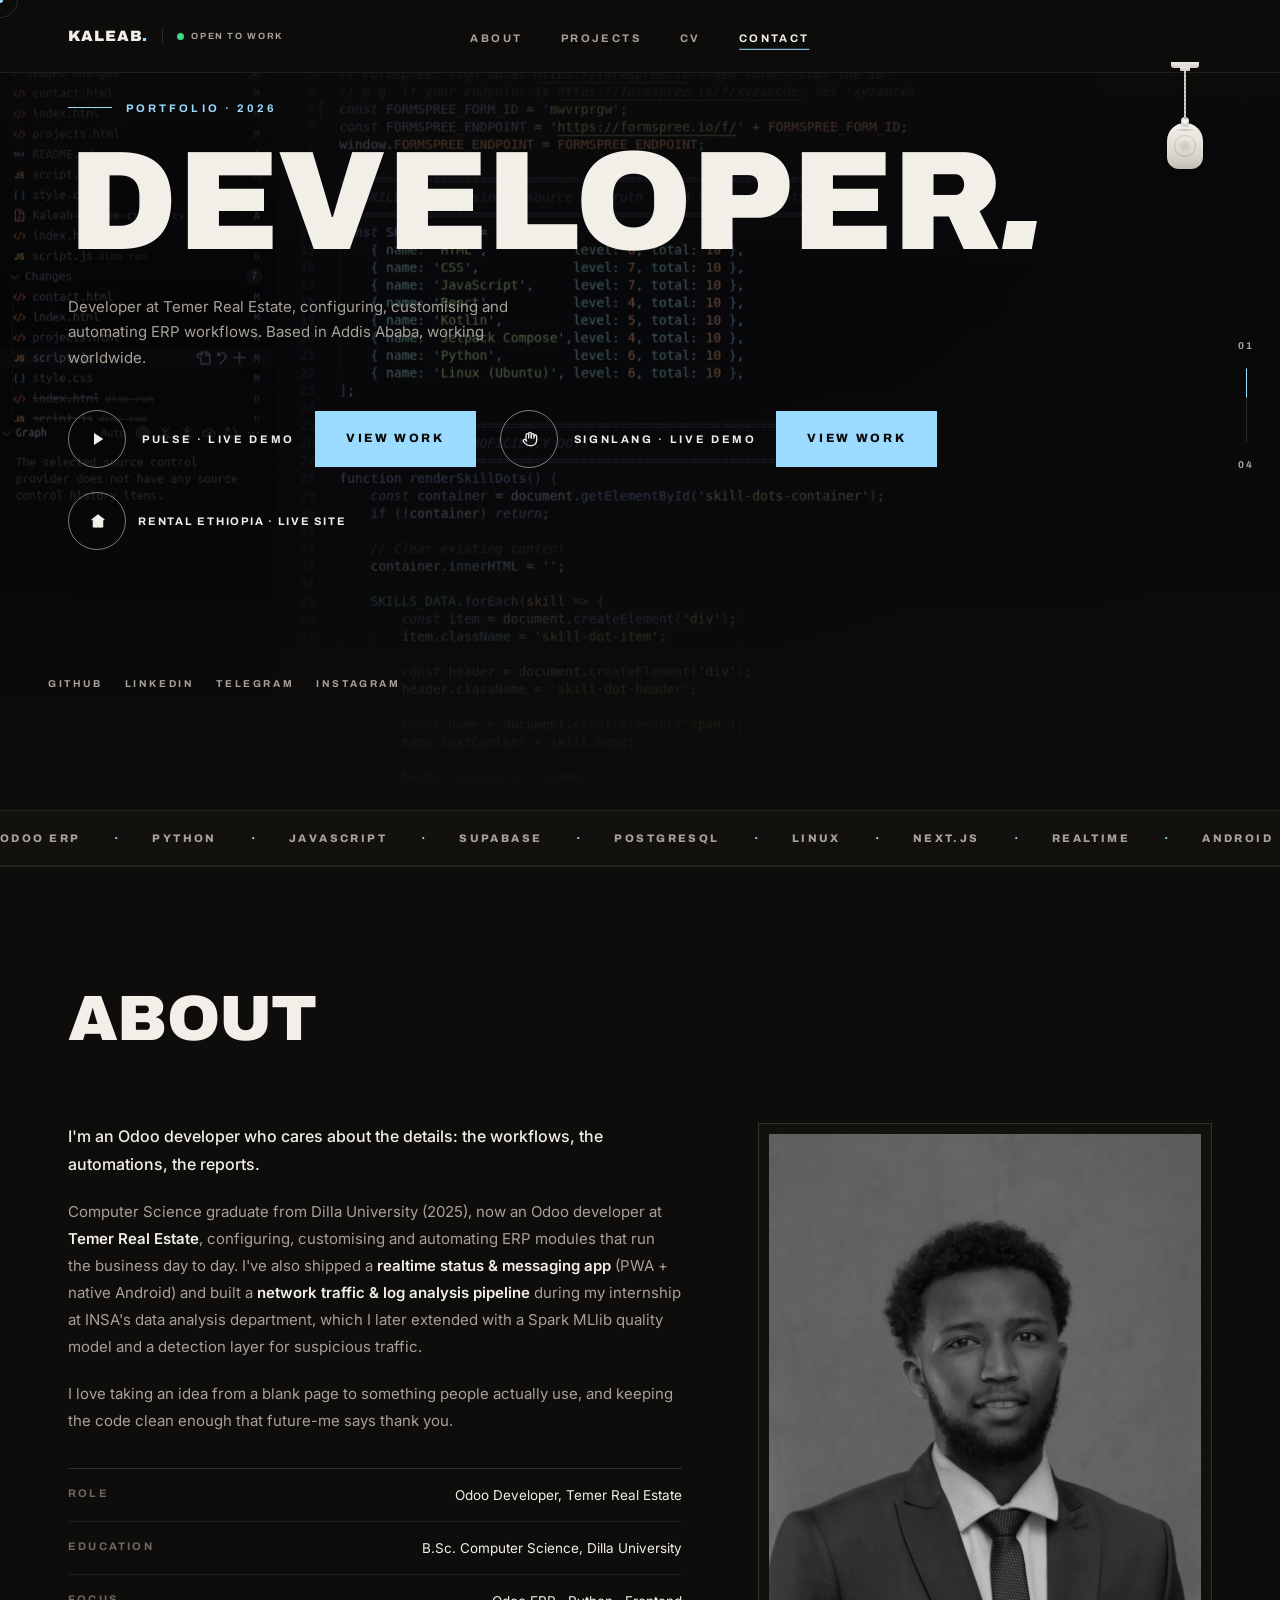
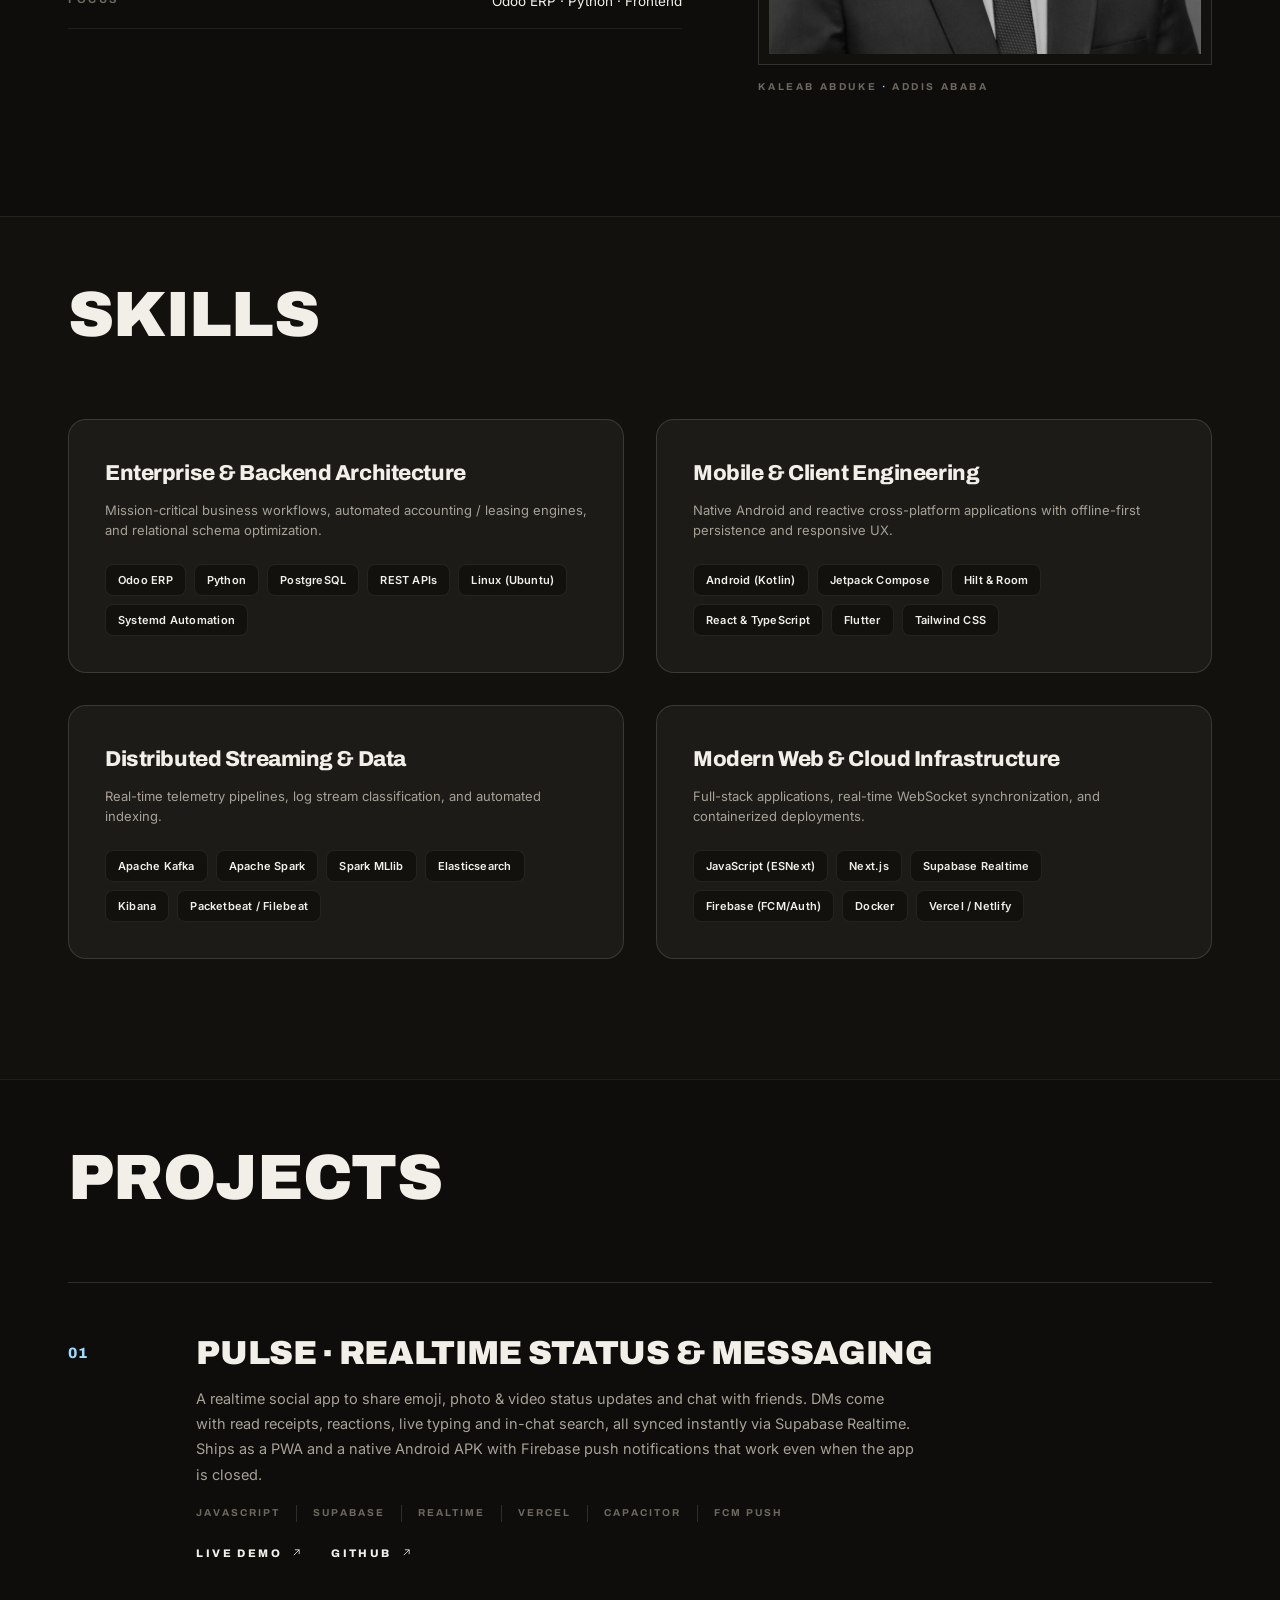
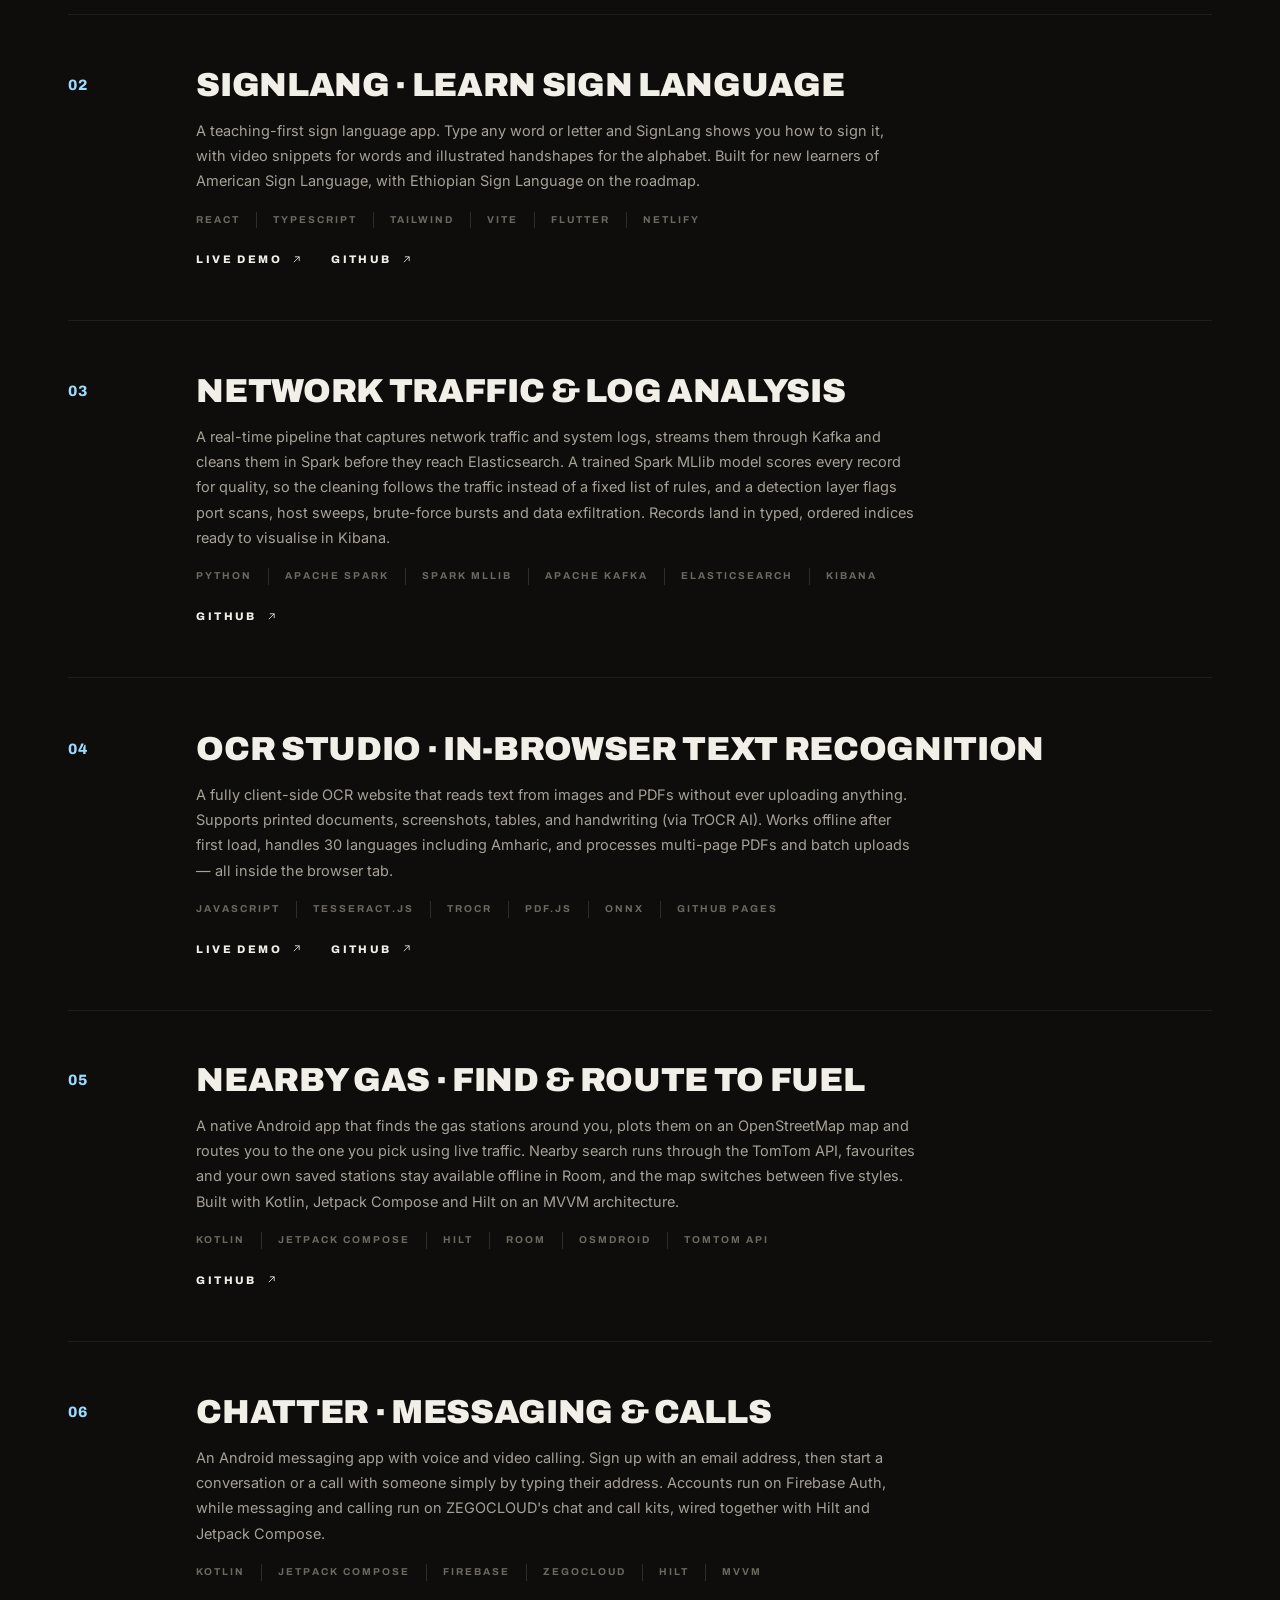
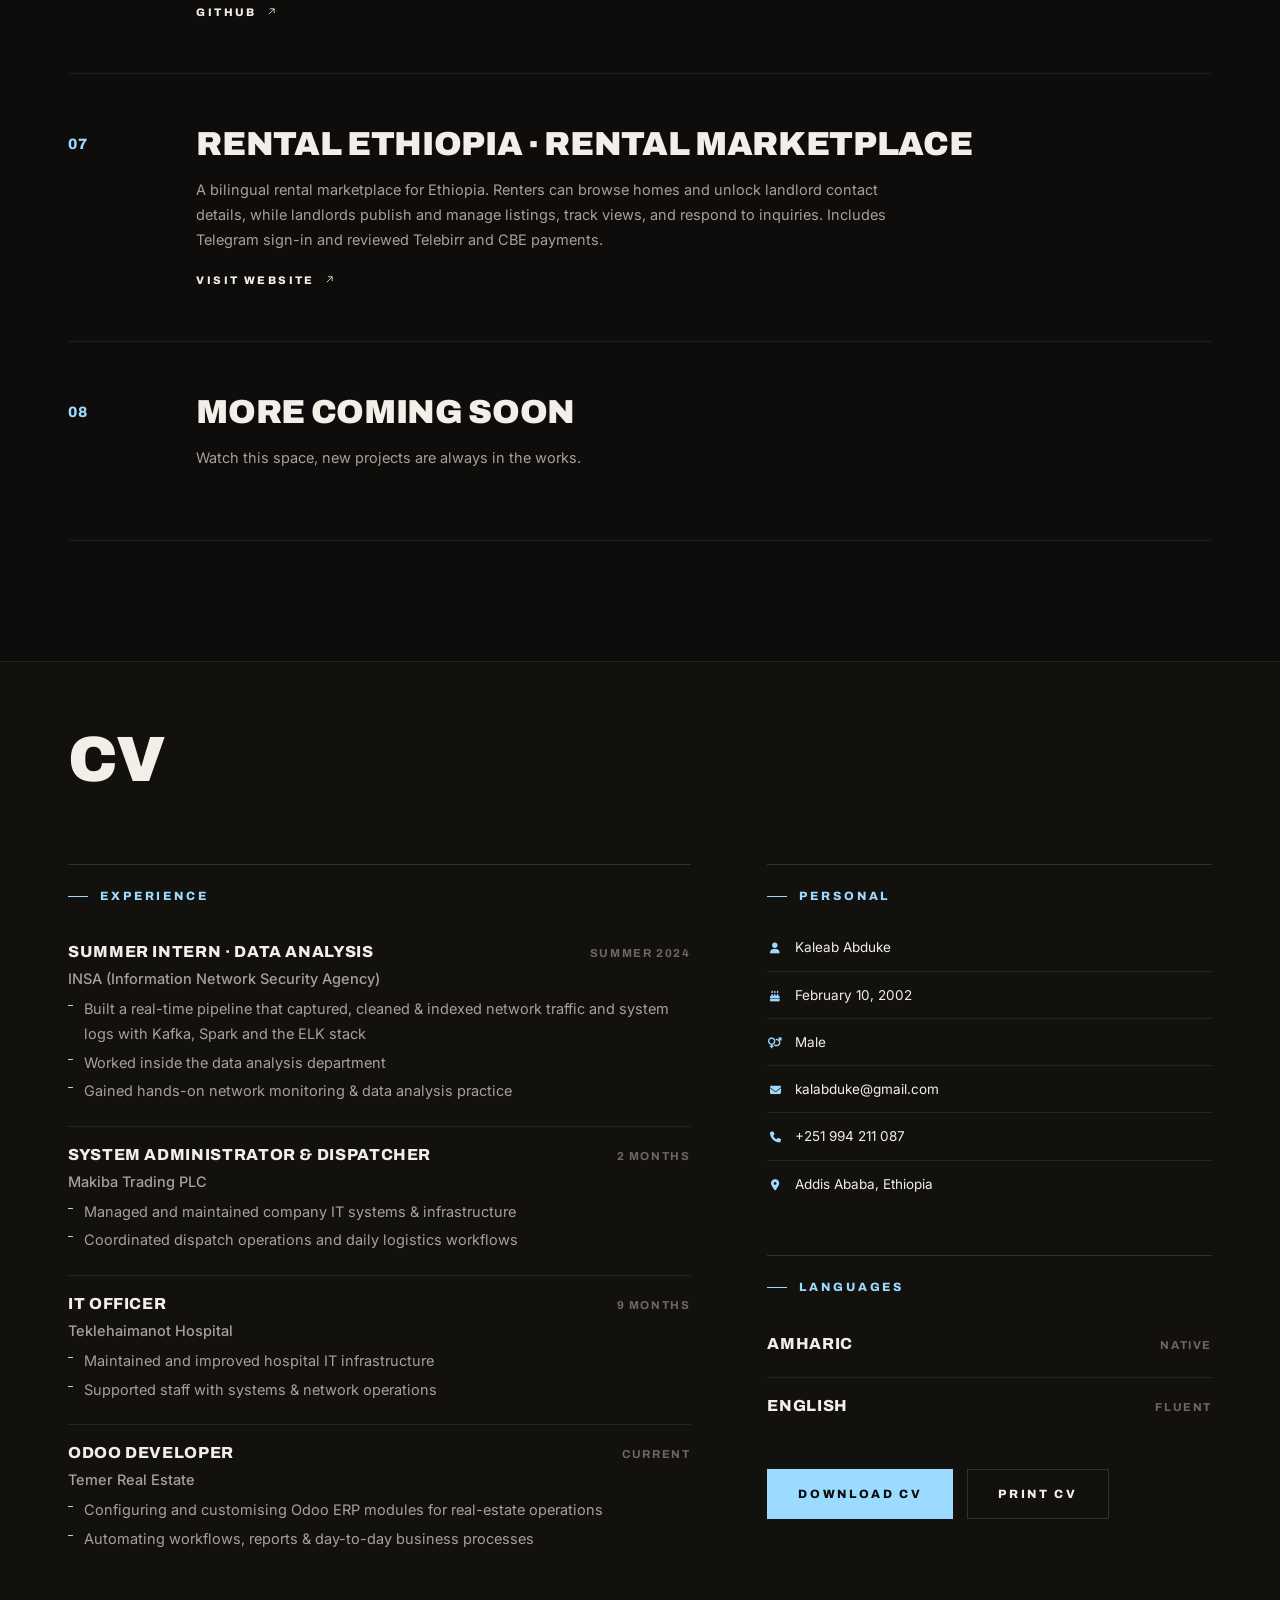
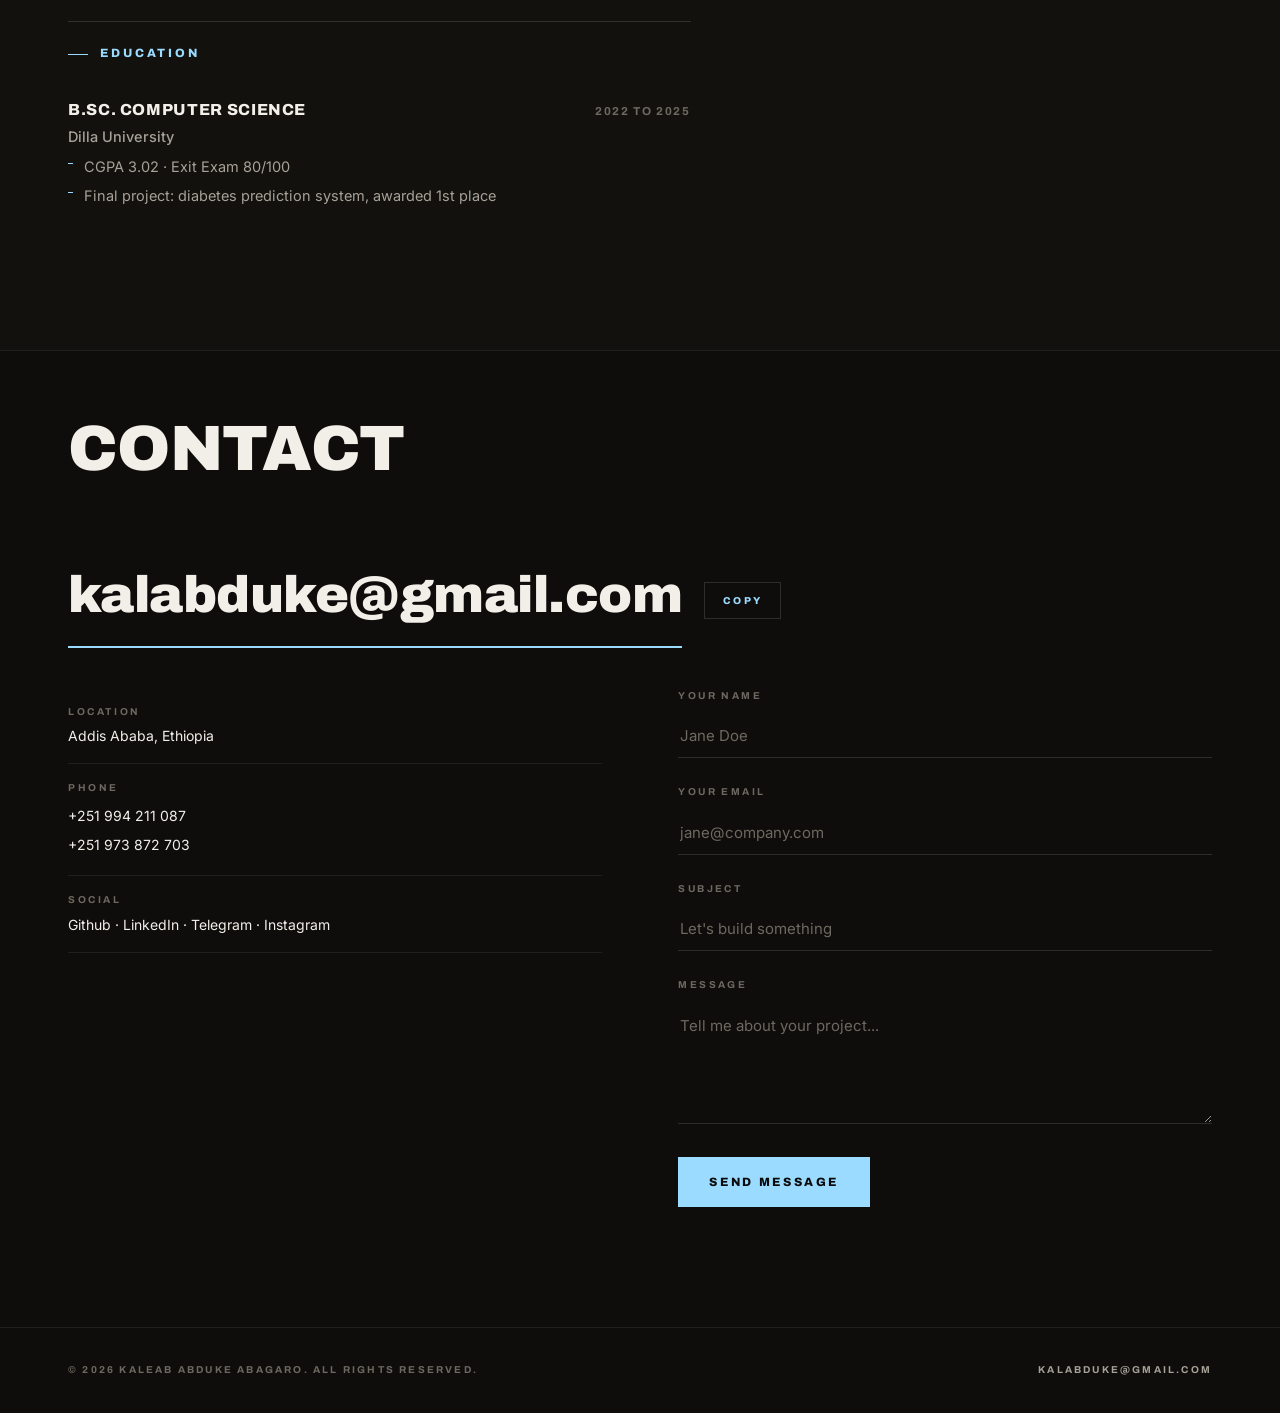
<file: index.html>
<!DOCTYPE html>
<html lang="en">

<head>
    <meta charset="UTF-8">
    <meta name="viewport" content="width=device-width, initial-scale=1.0">
    <meta name="description"
        content="Kaleab Abduke, Odoo Developer at Temer Real Estate. Configuring, customising and automating ERP workflows. Building realtime apps like Pulse and SignLang. Based in Addis Ababa, working worldwide.">
    <meta name="keywords"
        content="Kaleab Abduke, Odoo Developer, Odoo ERP, Python, Supabase, Realtime, Android, React, Sign Language, Portfolio">
    <meta name="author" content="Kaleab Abduke">
    <!-- Open Graph / Social Media Preview -->
    <meta property="og:type" content="website">
    <meta property="og:url" content="https://sosaportfolio.netlify.app/">
    <meta property="og:site_name" content="Kaleab Abduke">
    <meta property="og:title" content="Kaleab Abduke - Developer">
    <meta property="og:description"
        content="Odoo developer at Temer Real Estate. Configuring, customising and automating ERP workflows, plus building realtime apps like Pulse (PWA + Android) and SignLang. Based in Addis Ababa, working worldwide.">
    <meta property="og:image" content="https://sosaportfolio.netlify.app/assets/og-cover.png">
    <meta property="og:image:width" content="1200">
    <meta property="og:image:height" content="630">
    <meta name="twitter:card" content="summary_large_image">
    <meta name="twitter:title" content="Kaleab Abduke - Developer">
    <meta name="twitter:description" content="Odoo ERP developer, realtime apps, and network data pipelines. Based in Addis Ababa, working worldwide.">
    <meta name="twitter:image" content="https://sosaportfolio.netlify.app/assets/og-cover.png">
    <meta name="theme-color" content="#0E0D0B">
    <meta name="theme-color" media="(prefers-color-scheme: light)" content="#F5F2EC">
    <link rel="manifest" href="manifest.json">
    <link rel="apple-touch-icon" href="assets/icon-192.png">
    <title>Kaleab Abduke | Developer</title>
    <link rel="icon" type="image/svg+xml"
        href="data:image/svg+xml,<svg xmlns='http://www.w3.org/2000/svg' viewBox='0 0 100 100'><text y='.9em' font-size='90'>K.</text></svg>">
    <link rel="preconnect" href="https://fonts.googleapis.com">
    <link rel="preconnect" href="https://fonts.gstatic.com" crossorigin>
    <link href="https://fonts.googleapis.com/css2?family=Archivo:wght@600;700;800;900&family=Inter:wght@400;500;600&display=swap"
        rel="stylesheet">
    <link rel="stylesheet" href="https://cdnjs.cloudflare.com/ajax/libs/font-awesome/6.7.0/css/all.min.css">
    <link rel="stylesheet" href="style.css?v=20261103">
    <script>
        // Apply saved theme before first paint (no flash)
        try {
            if (localStorage.getItem('theme') === 'light') {
                document.documentElement.classList.add('light-mode');
            }
        } catch (e) {}
    </script>
</head>

<body>

    <div class="scroll-progress" id="scroll-progress" aria-hidden="true"></div>
    <div class="room-light" aria-hidden="true"></div>
    <div class="nav-overlay" id="nav-overlay" aria-hidden="true"></div>

    <!-- Navigation -->
    <nav class="navbar">
        <div class="nav-container container">
            <div class="nav-logo">
                <span class="logo-text">Kaleab<em>.</em></span>
                <span class="open-to-work" title="Open to work">
                    <i class="otw-dot" aria-hidden="true"></i><span class="otw-label">Open to work</span>
                </span>
            </div>
            <ul class="nav-menu">
                <li class="nav-item"><a href="#about" class="nav-link">About</a></li>
                <li class="nav-item"><a href="#projects" class="nav-link">Projects</a></li>
                <li class="nav-item"><a href="#cv" class="nav-link">CV</a></li>
                <li class="nav-item"><a href="#contact" class="nav-link">Contact</a></li>
            </ul>
            <div class="lamp-container" id="theme-toggle" role="button" tabindex="0" aria-label="Toggle light / dark mode" aria-pressed="false">
                <div class="ceiling-mount"></div>
                <div class="wire"></div>
                <div class="wire-connector"></div>
                <div class="lamp-body">
                    <div class="led-ring"></div>
                    <div class="core-light"></div>
                    <div class="light-beam"></div>
                    <div class="pull-tab"></div>
                </div>
            </div>
            <div class="nav-toggle" id="mobile-menu" aria-label="Toggle menu">
                <span class="bar"></span>
                <span class="bar"></span>
            </div>
        </div>
    </nav>

    <!-- Hero -->
    <header class="hero">
        <div class="hero-bg">
            <picture>
                <source srcset="assets/background/hero.webp" type="image/webp">
                <img src="assets/background/Screenshot From 2026-03-08 13-34-40.png"
                    alt="Kaleab Abduke, Odoo Developer at Temer Real Estate"
                    aria-hidden="true" fetchpriority="high">
            </picture>
        </div>

        <div class="hero-inner container">
            <div class="hero-kicker">
                <span class="label label--accent">Portfolio · 2026</span>
            </div>
            <h1 class="hero-title">
                <span class="line">Developer<em>.</em></span>
            </h1>
            <p class="hero-lead">
                Developer at Temer Real Estate, configuring, customising and
                automating ERP workflows. Based in Addis Ababa, working worldwide.
            </p>
            <div class="hero-actions">
                <div class="hero-app">
                    <a href="https://pulse-gray-eight.vercel.app/" class="watch-btn" target="_blank" rel="noopener noreferrer">
                        <span class="ring">
                            <svg viewBox="0 0 24 24"><polygon points="6,3 20,12 6,21"></polygon></svg>
                        </span>
                        <span class="ring-label">Pulse · Live Demo</span>
                    </a>
                    <a href="#projects" class="btn-sharp">View Work</a>
                </div>
                <div class="hero-app">
                    <a href="https://signlang1.netlify.app/" class="watch-btn watch-btn--sign" target="_blank" rel="noopener noreferrer">
                        <span class="ring">
                            <svg viewBox="0 0 24 24" fill="none" stroke="currentColor" stroke-width="2" stroke-linecap="round" stroke-linejoin="round" aria-hidden="true">
                                <path d="M18 11V6a2 2 0 0 0-4 0v5"></path>
                                <path d="M14 10V4a2 2 0 0 0-4 0v2"></path>
                                <path d="M10 10.5V6a2 2 0 0 0-4 0v8"></path>
                                <path d="M18 8a2 2 0 1 1 4 0v6a8 8 0 0 1-8 8h-2c-2.8 0-4.5-.86-5.99-2.34l-3.6-3.6a2 2 0 0 1 2.83-2.82L7 15"></path>
                            </svg>
                        </span>
                        <span class="ring-label">SignLang · Live Demo</span>
                    </a>
                    <a href="#projects" class="btn-sharp">View Work</a>
                </div>
                <div class="hero-app hero-app--rental">
                    <a href="https://rental-ethiopia.ethiodeploy.com/" class="watch-btn watch-btn--rental" target="_blank" rel="noopener noreferrer" aria-label="Visit Rental Ethiopia website">
                        <span class="ring">
                            <svg viewBox="0 0 24 24" fill="none" stroke="currentColor" stroke-width="1.8" stroke-linecap="round" stroke-linejoin="round" aria-hidden="true">
                                <path d="m3 10 9-7 9 7"></path>
                                <path d="M5 9v12h14V9"></path>
                                <path d="M9 21v-7h6v7"></path>
                            </svg>
                        </span>
                        <span class="ring-label">Rental Ethiopia · Live Site</span>
                    </a>
                </div>
            </div>
        </div>



        <!-- Socials (bottom left) -->
        <div class="hero-social">
            <a href="https://github.com/kaleabAbduke" target="_blank" rel="noopener noreferrer">Github</a>
            <a href="https://www.linkedin.com/in/kaleab-abduke" target="_blank" rel="noopener noreferrer">LinkedIn</a>
            <a href="https://t.me/Kaleab_Abduke" target="_blank" rel="noopener noreferrer">Telegram</a>
            <a href="https://www.instagram.com/chillits_kaleab/" target="_blank" rel="noopener noreferrer">Instagram</a>
        </div>

        <!-- Right pagination rail -->
        <div class="hero-pager" aria-hidden="true">
            <span>01</span>
            <i></i>
            <span>04</span>
        </div>
    </header>

    <!-- Marquee ticker -->
    <div class="marquee" aria-hidden="true">
        <div class="marquee-track">
            <span>Odoo ERP</span><i>·</i><span>Python</span><i>·</i><span>JavaScript</span><i>·</i><span>Supabase</span><i>·</i><span>PostgreSQL</span><i>·</i><span>Linux</span><i>·</i><span>Next.js</span><i>·</i><span>Realtime</span><i>·</i><span>Android</span><i>·</i>
            <span>Odoo ERP</span><i>·</i><span>Python</span><i>·</i><span>JavaScript</span><i>·</i><span>Supabase</span><i>·</i><span>PostgreSQL</span><i>·</i><span>Linux</span><i>·</i><span>Next.js</span><i>·</i><span>Realtime</span><i>·</i><span>Android</span><i>·</i>
        </div>
    </div>

    <!-- About -->
    <section id="about" class="section">
        <div class="container">
            <div class="sec-head reveal">
                <h2 class="sec-title">About</h2>
            </div>
            <div class="about-grid">
                <div class="about-text reveal">
                    <p class="lead">
                        I'm an Odoo developer who cares about the details:
                        the workflows, the automations, the reports.
                    </p>
                    <p>
                        Computer Science graduate from Dilla University (2025), now an
                        Odoo developer at <strong>Temer Real Estate</strong>, configuring,
                        customising and automating ERP modules that run the business day to day.
                        I've also shipped a <strong>realtime status &amp; messaging app</strong>
                        (PWA + native Android) and built a <strong>network traffic &amp; log
                        analysis pipeline</strong> during my internship at INSA's data analysis
                        department, which I later extended with a Spark MLlib quality model and a
                        detection layer for suspicious traffic.
                    </p>
                    <p>
                        I love taking an idea from a blank page to something people actually
                        use, and keeping the code clean enough that future-me says thank you.
                    </p>
                    <div class="about-facts">
                        <div class="fact">
                            <span class="fact-key">Role</span>
                            <span class="fact-val">Odoo Developer, Temer Real Estate</span>
                        </div>
                        <div class="fact">
                            <span class="fact-key">Education</span>
                            <span class="fact-val">B.Sc. Computer Science, Dilla University</span>
                        </div>
                        <div class="fact">
                            <span class="fact-key">Focus</span>
                            <span class="fact-val">Odoo ERP · Python · Frontend</span>
                        </div>
                    </div>
                </div>
                <div class="about-photo reveal">
                    <div class="frame" data-tilt>
                        <img src="assets/314D7885 (Edited).JPG" alt="Portrait of Kaleab Abduke"
                            loading="lazy" width="800" height="1000">
                    </div>
                    <div class="photo-caption">Kaleab Abduke <em>·</em> Addis Ababa</div>
                </div>
            </div>
        </div>
    </section>

    <!-- Skills -->
    <section id="skills" class="section section--tint">
        <div class="container">
            <div class="sec-head reveal">
                <h2 class="sec-title">Skills</h2>
            </div>
            <div id="skill-dots-container"></div>
        </div>
    </section>

    <!-- Projects -->
    <section id="projects" class="section">
        <div class="container">
            <div class="sec-head reveal">
                <h2 class="sec-title">Projects</h2>
            </div>

            <!-- Pulse -->
            <article class="project-row reveal" data-tilt>
                <div class="proj-num">01</div>
                <div class="proj-body">
                    <h3 class="proj-title">Pulse · Realtime Status &amp; Messaging</h3>
                    <p class="proj-desc">
                        A realtime social app to share emoji, photo &amp; video status updates and
                        chat with friends. DMs come with read receipts, reactions, live typing and
                        in-chat search, all synced instantly via Supabase Realtime. Ships as a PWA
                        and a native Android APK with Firebase push notifications that work even
                        when the app is closed.
                    </p>
                    <div class="proj-meta">
                        <span>JavaScript</span><span>Supabase</span><span>Realtime</span>
                        <span>Vercel</span><span>Capacitor</span><span>FCM Push</span>
                    </div>
                    <div class="proj-links">
                        <a href="https://pulse-gray-eight.vercel.app/" target="_blank" rel="noopener noreferrer">
                            Live Demo
                            <svg viewBox="0 0 24 24"><path d="M7 17L17 7M9 7h8v8"></path></svg>
                        </a>
                        <a href="https://github.com/Kalabduke/Pulse" target="_blank" rel="noopener noreferrer">
                            Github
                            <svg viewBox="0 0 24 24"><path d="M7 17L17 7M9 7h8v8"></path></svg>
                        </a>
                    </div>
                </div>
            </article>

            <!-- SignLang -->
            <article class="project-row reveal" data-tilt>
                <div class="proj-num">02</div>
                <div class="proj-body">
                    <h3 class="proj-title">SignLang · Learn Sign Language</h3>
                    <p class="proj-desc">
                        A teaching-first sign language app. Type any word or letter and
                        SignLang shows you how to sign it, with video snippets for words
                        and illustrated handshapes for the alphabet. Built for new
                        learners of American Sign Language, with Ethiopian Sign Language
                        on the roadmap.
                    </p>
                    <div class="proj-meta">
                        <span>React</span><span>TypeScript</span><span>Tailwind</span>
                        <span>Vite</span><span>Flutter</span><span>Netlify</span>
                    </div>
                    <div class="proj-links">
                        <a href="https://signlang1.netlify.app/" target="_blank" rel="noopener noreferrer">
                            Live Demo
                            <svg viewBox="0 0 24 24"><path d="M7 17L17 7M9 7h8v8"></path></svg>
                        </a>
                        <a href="https://github.com/Kalabduke/SignLang" target="_blank" rel="noopener noreferrer">
                            Github
                            <svg viewBox="0 0 24 24"><path d="M7 17L17 7M9 7h8v8"></path></svg>
                        </a>
                    </div>
                </div>
            </article>

            <!-- Network pipeline -->
            <article class="project-row reveal" data-tilt>
                <div class="proj-num">03</div>
                <div class="proj-body">
                    <h3 class="proj-title">Network Traffic &amp; Log Analysis</h3>
                    <p class="proj-desc">
                        A real-time pipeline that captures network traffic and system logs, streams
                        them through Kafka and cleans them in Spark before they reach Elasticsearch.
                        A trained Spark MLlib model scores every record for quality, so the cleaning
                        follows the traffic instead of a fixed list of rules, and a detection layer
                        flags port scans, host sweeps, brute-force bursts and data exfiltration.
                        Records land in typed, ordered indices ready to visualise in Kibana.
                    </p>
                    <div class="proj-meta">
                        <span>Python</span><span>Apache Spark</span><span>Spark MLlib</span>
                        <span>Apache Kafka</span><span>Elasticsearch</span><span>Kibana</span>
                    </div>
                    <div class="proj-links">
                        <a href="https://github.com/Kalabduke/network-analysis" target="_blank" rel="noopener noreferrer">
                            Github
                            <svg viewBox="0 0 24 24"><path d="M7 17L17 7M9 7h8v8"></path></svg>
                        </a>
                    </div>
                </div>
            </article>

            <!-- OCR Studio -->
            <article class="project-row reveal" data-tilt>
                <div class="proj-num">04</div>
                <div class="proj-body">
                    <h3 class="proj-title">OCR Studio · In-Browser Text Recognition</h3>
                    <p class="proj-desc">
                        A fully client-side OCR website that reads text from images and PDFs
                        without ever uploading anything. Supports printed documents, screenshots,
                        tables, and handwriting (via TrOCR AI). Works offline after first load,
                        handles 30 languages including Amharic, and processes multi-page PDFs and
                        batch uploads — all inside the browser tab.
                    </p>
                    <div class="proj-meta">
                        <span>JavaScript</span><span>Tesseract.js</span><span>TrOCR</span>
                        <span>PDF.js</span><span>ONNX</span><span>GitHub Pages</span>
                    </div>
                    <div class="proj-links">
                        <a href="https://kalabduke.github.io/ocr-studio/" target="_blank" rel="noopener noreferrer">
                            Live Demo
                            <svg viewBox="0 0 24 24"><path d="M7 17L17 7M9 7h8v8"></path></svg>
                        </a>
                        <a href="https://github.com/Kalabduke/ocr-studio" target="_blank" rel="noopener noreferrer">
                            Github
                            <svg viewBox="0 0 24 24"><path d="M7 17L17 7M9 7h8v8"></path></svg>
                        </a>
                    </div>
                </div>
            </article>

            <!-- Nearby Gas -->
            <article class="project-row reveal" data-tilt>
                <div class="proj-num">05</div>
                <div class="proj-body">
                    <h3 class="proj-title">Nearby Gas · Find &amp; Route to Fuel</h3>
                    <p class="proj-desc">
                        A native Android app that finds the gas stations around you, plots them on
                        an OpenStreetMap map and routes you to the one you pick using live traffic.
                        Nearby search runs through the TomTom API, favourites and your own saved
                        stations stay available offline in Room, and the map switches between five
                        styles. Built with Kotlin, Jetpack Compose and Hilt on an MVVM architecture.
                    </p>
                    <div class="proj-meta">
                        <span>Kotlin</span><span>Jetpack Compose</span><span>Hilt</span>
                        <span>Room</span><span>osmdroid</span><span>TomTom API</span>
                    </div>
                    <div class="proj-links">
                        <a href="https://github.com/Kalabduke/GasStationTracking" target="_blank" rel="noopener noreferrer">
                            Github
                            <svg viewBox="0 0 24 24"><path d="M7 17L17 7M9 7h8v8"></path></svg>
                        </a>
                    </div>
                </div>
            </article>

            <!-- Chatter -->
            <article class="project-row reveal" data-tilt>
                <div class="proj-num">06</div>
                <div class="proj-body">
                    <h3 class="proj-title">Chatter · Messaging &amp; Calls</h3>
                    <p class="proj-desc">
                        An Android messaging app with voice and video calling. Sign up with an
                        email address, then start a conversation or a call with someone simply by
                        typing their address. Accounts run on Firebase Auth, while messaging and
                        calling run on ZEGOCLOUD's chat and call kits, wired together with Hilt
                        and Jetpack Compose.
                    </p>
                    <div class="proj-meta">
                        <span>Kotlin</span><span>Jetpack Compose</span><span>Firebase</span>
                        <span>ZEGOCLOUD</span><span>Hilt</span><span>MVVM</span>
                    </div>
                    <div class="proj-links">
                        <a href="https://github.com/Kalabduke/Chatter" target="_blank" rel="noopener noreferrer">
                            Github
                            <svg viewBox="0 0 24 24"><path d="M7 17L17 7M9 7h8v8"></path></svg>
                        </a>
                    </div>
                </div>
            </article>

            <!-- Rental Ethiopia -->
            <article id="rental-ethiopia-project" class="project-row reveal" data-tilt>
                <div class="proj-num">07</div>
                <div class="proj-body">
                    <h3 class="proj-title">Rental Ethiopia · Rental Marketplace</h3>
                    <p class="proj-desc">
                        A bilingual rental marketplace for Ethiopia. Renters can browse homes and unlock
                        landlord contact details, while landlords publish and manage listings, track views,
                        and respond to inquiries. Includes Telegram sign-in and reviewed Telebirr and CBE payments.
                    </p>
                    <div class="proj-links">
                        <a href="https://rental-ethiopia.ethiodeploy.com/" target="_blank" rel="noopener noreferrer">
                            Visit Website
                            <svg viewBox="0 0 24 24"><path d="M7 17L17 7M9 7h8v8"></path></svg>
                        </a>
                    </div>
                </div>
            </article>

            <!-- Coming soon -->
            <article class="project-row reveal" data-tilt>
                <div class="proj-num">08</div>
                <div class="proj-body">
                    <h3 class="proj-title">More Coming Soon</h3>
                    <p class="proj-desc">
                        Watch this space, new projects are always in the works.
                    </p>
                </div>
            </article>
        </div>
    </section>

    <!-- CV -->
    <section id="cv" class="section section--tint">
        <div class="container">
            <div class="sec-head reveal">
                <h2 class="sec-title">CV</h2>
            </div>
            <div class="cv-grid">
                <div>
                    <div class="cv-block reveal">
                        <h3 class="cv-block-title">Experience</h3>
                        <div class="cv-item">
                            <div class="cv-item-header">
                                <h4>Summer Intern · Data Analysis</h4>
                                <span class="cv-date">Summer 2024</span>
                            </div>
                            <p class="cv-company">INSA (Information Network Security Agency)</p>
                            <ul class="cv-description">
                                <li>Built a real-time pipeline that captured, cleaned &amp; indexed network traffic and system logs with Kafka, Spark and the ELK stack</li>
                                <li>Worked inside the data analysis department</li>
                                <li>Gained hands-on network monitoring &amp; data analysis practice</li>
                            </ul>
                        </div>
                        <div class="cv-item">
                            <div class="cv-item-header">
                                <h4>System Administrator &amp; Dispatcher</h4>
                                <span class="cv-date">2 Months</span>
                            </div>
                            <p class="cv-company">Makiba Trading PLC</p>
                            <ul class="cv-description">
                                <li>Managed and maintained company IT systems &amp; infrastructure</li>
                                <li>Coordinated dispatch operations and daily logistics workflows</li>
                            </ul>
                        </div>
                        <div class="cv-item">
                            <div class="cv-item-header">
                                <h4>IT Officer</h4>
                                <span class="cv-date">9 Months</span>
                            </div>
                            <p class="cv-company">Teklehaimanot Hospital</p>
                            <ul class="cv-description">
                                <li>Maintained and improved hospital IT infrastructure</li>
                                <li>Supported staff with systems &amp; network operations</li>
                            </ul>
                        </div>
                        <div class="cv-item">
                            <div class="cv-item-header">
                                <h4>Odoo Developer</h4>
                                <span class="cv-date">Current</span>
                            </div>
                            <p class="cv-company">Temer Real Estate</p>
                            <ul class="cv-description">
                                <li>Configuring and customising Odoo ERP modules for real-estate operations</li>
                                <li>Automating workflows, reports &amp; day-to-day business processes</li>
                            </ul>
                        </div>
                    </div>

                    <div class="cv-block reveal">
                        <h3 class="cv-block-title">Education</h3>
                        <div class="cv-item">
                            <div class="cv-item-header">
                                <h4>B.Sc. Computer Science</h4>
                                <span class="cv-date">2022 to 2025</span>
                            </div>
                            <p class="cv-company">Dilla University</p>
                            <ul class="cv-description">
                                <li>CGPA 3.02 · Exit Exam 80/100</li>
                                <li>Final project: diabetes prediction system, awarded 1st place</li>
                            </ul>
                        </div>
                    </div>
                </div>

                <div>
                    <div class="cv-block reveal">
                        <h3 class="cv-block-title">Personal</h3>
                        <div class="cv-contact-item"><i class="fas fa-user"></i><span>Kaleab Abduke</span></div>
                        <div class="cv-contact-item"><i class="fas fa-birthday-cake"></i><span>February 10, 2002</span></div>
                        <div class="cv-contact-item"><i class="fas fa-venus-mars"></i><span>Male</span></div>
                        <div class="cv-contact-item"><i class="fas fa-envelope"></i><span>kalabduke@gmail.com</span></div>
                        <div class="cv-contact-item"><i class="fas fa-phone"></i><span>+251 994 211 087</span></div>
                        <div class="cv-contact-item"><i class="fas fa-map-marker-alt"></i><span>Addis Ababa, Ethiopia</span></div>
                    </div>

                    <div class="cv-block reveal">
                        <h3 class="cv-block-title">Languages</h3>
                        <div class="cv-item">
                            <div class="cv-item-header">
                                <h4>Amharic</h4>
                                <span class="cv-date">Native</span>
                            </div>
                        </div>
                        <div class="cv-item">
                            <div class="cv-item-header">
                                <h4>English</h4>
                                <span class="cv-date">Fluent</span>
                            </div>
                        </div>
                    </div>

                    <div class="cv-actions">
                        <button class="btn-sharp" id="download-cv-btn">Download CV</button>
                        <button class="btn-sharp btn-sharp--ghost" id="print-cv-btn">Print CV</button>
                    </div>
                </div>
            </div>
        </div>
    </section>

    <!-- Contact -->
    <section id="contact" class="section">
        <div class="container">
            <div class="sec-head reveal">
                <h2 class="sec-title">Contact</h2>
            </div>
            <div class="contact-email-row reveal">
                <a href="mailto:kalabduke@gmail.com" class="contact-email">kalabduke@gmail.com</a>
                <button type="button" class="copy-email-btn" id="copy-email-btn" aria-label="Copy email address">Copy</button>
            </div>
            <div class="contact-grid">
                <div class="reveal">
                    <div class="contact-method">
                        <div class="cm-label">Location</div>
                        <div class="cm-value">Addis Ababa, Ethiopia</div>
                    </div>
                    <div class="contact-method">
                        <div class="cm-label">Phone</div>
                        <div class="cm-value">
                            <a class="cm-phone" href="tel:+251994211087">+251 994 211 087</a>
                            <a class="cm-phone" href="tel:+251973872703">+251 973 872 703</a>
                        </div>
                    </div>
                    <div class="contact-method">
                        <div class="cm-label">Social</div>
                        <div class="cm-value">
                            <a href="https://github.com/kaleabAbduke" target="_blank" rel="noopener noreferrer">Github</a> ·
                            <a href="https://www.linkedin.com/in/kaleab-abduke" target="_blank" rel="noopener noreferrer">LinkedIn</a> ·
                            <a href="https://t.me/Kaleab_Abduke" target="_blank" rel="noopener noreferrer">Telegram</a> ·
                            <a href="https://www.instagram.com/chillits_kaleab/" target="_blank" rel="noopener noreferrer">Instagram</a>
                        </div>
                    </div>
                </div>

                <form class="contact-form" id="contactForm">
                    <div class="form-group">
                        <label for="name">Your Name</label>
                        <input type="text" id="name" name="name" placeholder="Jane Doe" required>
                    </div>
                    <div class="form-group">
                        <label for="email">Your Email</label>
                        <input type="email" id="email" name="email" placeholder="jane@company.com" required>
                    </div>
                    <div class="form-group">
                        <label for="subject">Subject</label>
                        <input type="text" id="subject" name="subject" placeholder="Let's build something" required>
                    </div>
                    <div class="form-group">
                        <label for="message">Message</label>
                        <textarea id="message" name="message" rows="5" placeholder="Tell me about your project..." required></textarea>
                    </div>
                    <button type="submit" class="btn-sharp">Send Message</button>
                </form>
            </div>
        </div>
    </section>

    <!-- Footer -->
    <footer class="footer">
        <div class="container footer-inner">
            <p>© <span id="current-year">2026</span> Kaleab Abduke Abagaro. All rights reserved.</p>
            <p><a href="mailto:kalabduke@gmail.com">kalabduke@gmail.com</a></p>
        </div>
    </footer>

    <script src="script.js"></script>
</body>

</html>
</file>
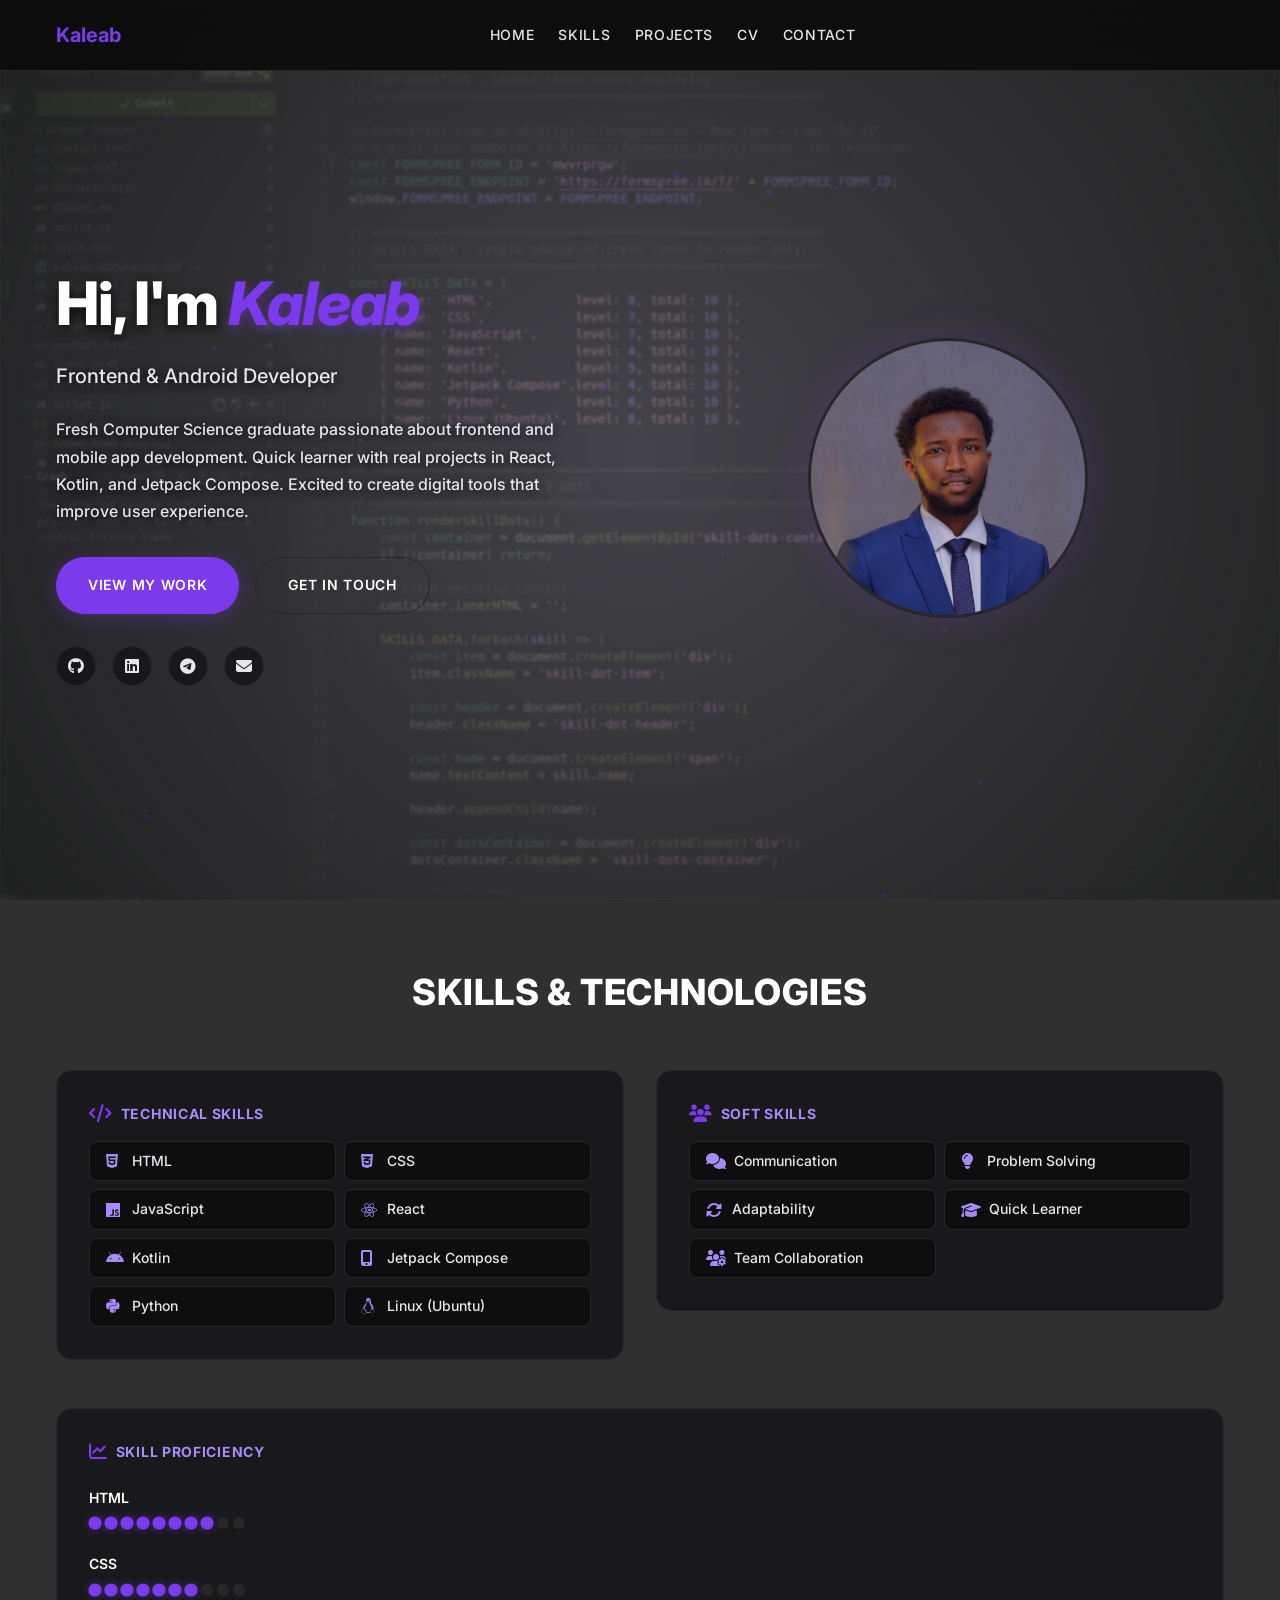
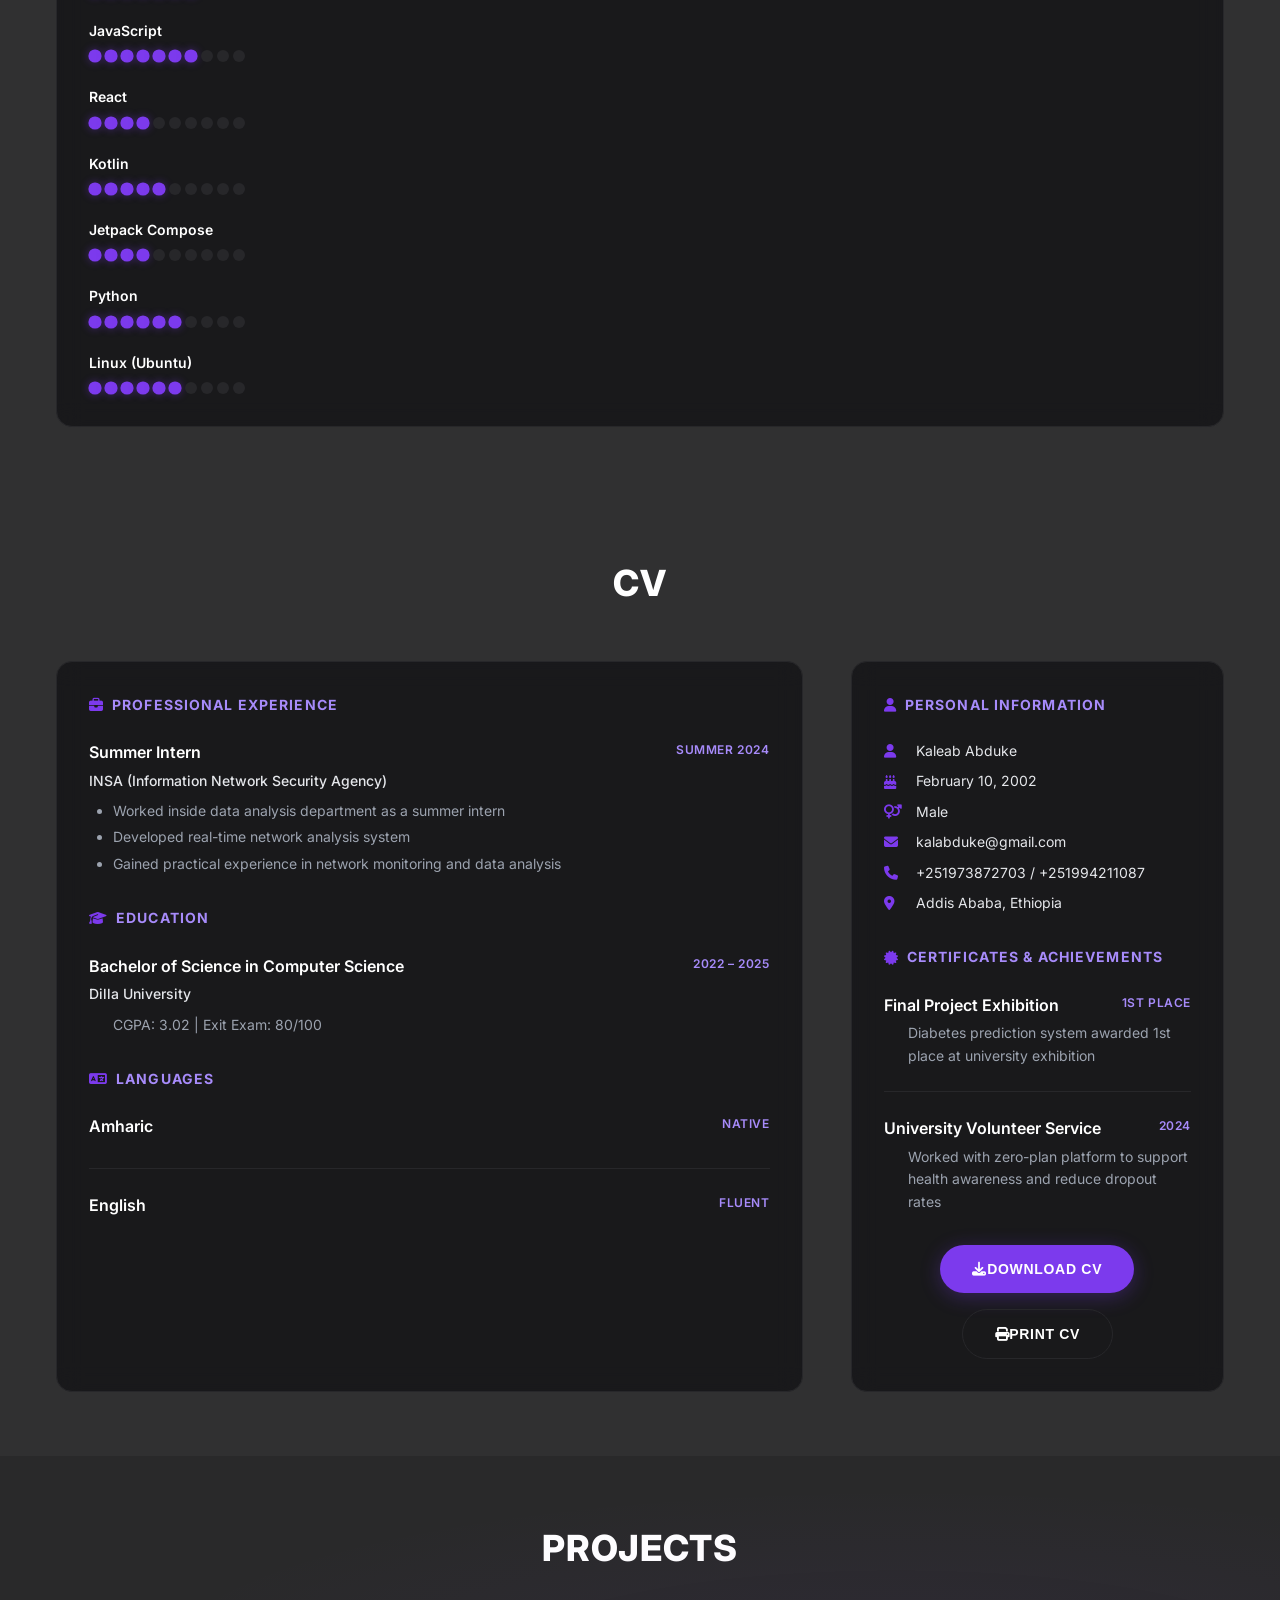
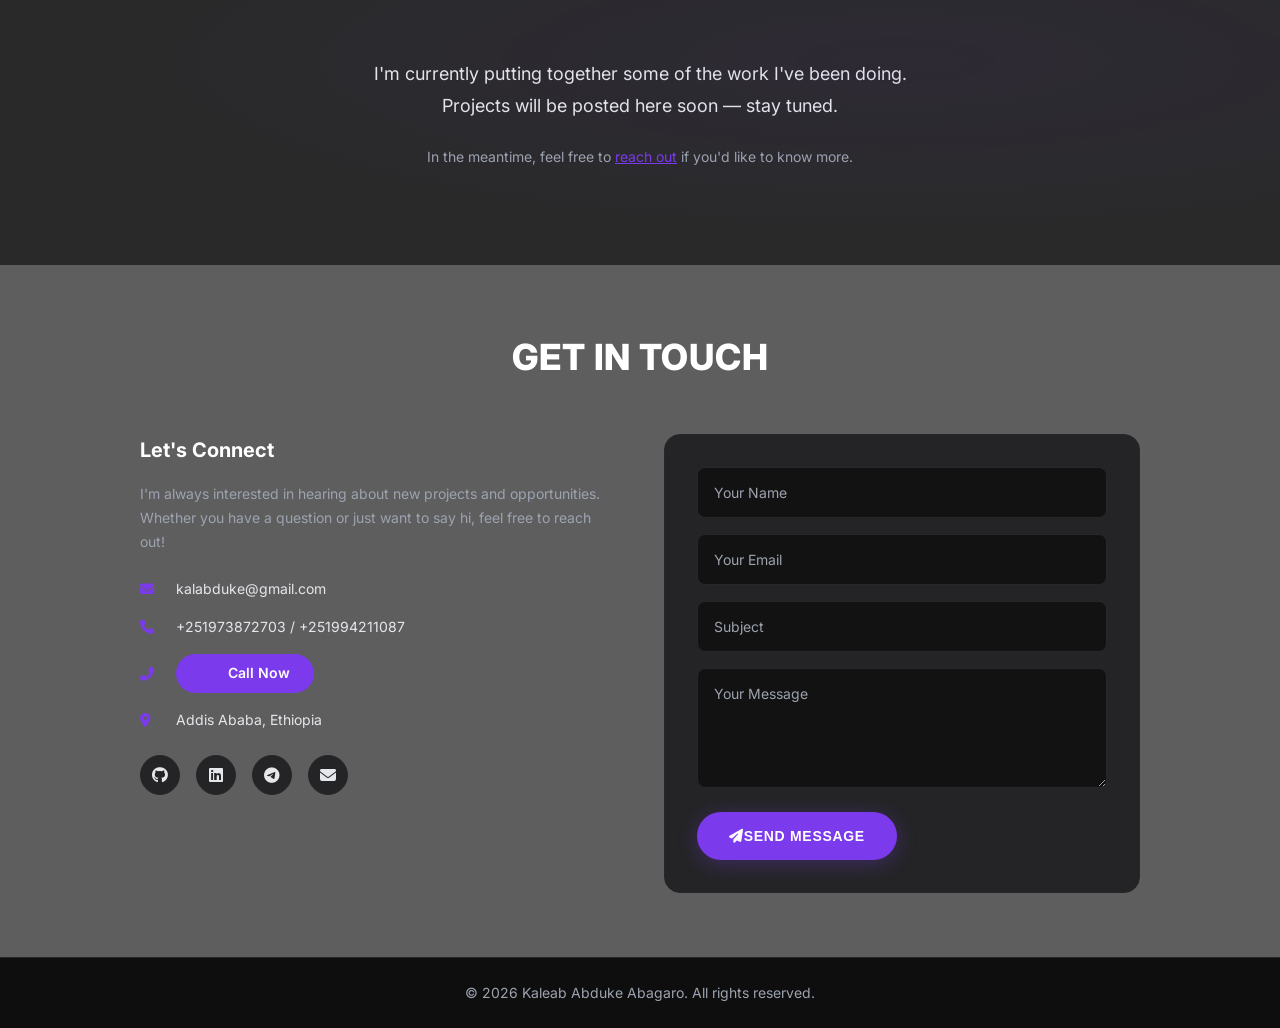
<file: portfolio/index.html>
<!DOCTYPE html>
<html lang="en">

<head>
    <meta charset="UTF-8">
    <meta name="viewport" content="width=device-width, initial-scale=1.0">
    <meta name="description"
        content="Portfolio of Kaleab Abduke - Frontend & Android Developer. Fresh Computer Science graduate passionate about frontend and mobile app development.">
    <meta name="keywords"
        content="Kaleab Abduke, Frontend Developer, Android Developer, React, Kotlin, Jetpack Compose, Portfolio">
    <meta name="author" content="Kaleab Abduke">
    <!-- Open Graph / Social Media Preview -->
    <meta property="og:type" content="website">
    <meta property="og:title" content="Kaleab Abduke - Frontend & Android Developer">
    <meta property="og:description"
        content="Fresh Computer Science graduate passionate about frontend and mobile app development. Real projects in React, Kotlin, and Jetpack Compose.">
    <meta property="og:image" content="https://via.placeholder.com/1200x630/7C3AED/FFFFFF?text=Kaleab+Abduke">
    <meta name="twitter:card" content="summary_large_image">
    <meta name="twitter:title" content="Kaleab Abduke - Portfolio">
    <meta name="twitter:description" content="Frontend & Android Developer | React, Kotlin, Jetpack Compose">
    <title>Kaleab Abduke - Portfolio</title>
    <link rel="icon" type="image/svg+xml"
        href="data:image/svg+xml,<svg xmlns='http://www.w3.org/2000/svg' viewBox='0 0 100 100'><text y='.9em' font-size='90'>💻</text></svg>">
    <link rel="stylesheet" href="style.css">
    <link rel="preconnect" href="https://fonts.googleapis.com">
    <link rel="preconnect" href="https://fonts.gstatic.com" crossorigin>
    <link href="https://fonts.googleapis.com/css2?family=Inter:wght@300;400;500;600;700;800&display=swap" rel="stylesheet">
    <link rel="stylesheet" href="https://cdnjs.cloudflare.com/ajax/libs/font-awesome/6.4.0/css/all.min.css">
</head>

<body>
    <div class="global-bg">
        <img src="assets/background/Screenshot From 2026-03-08 13-34-40.png" alt="Background Collage" aria-hidden="true">
    </div>
    <!-- Animated Background Canvas -->
    <canvas id="bg-canvas" aria-hidden="true"></canvas>

    <!-- Navigation -->
    <nav class="navbar">
        <div class="nav-container">
            <div class="nav-logo">
                <span class="logo-text">Kaleab</span>
            </div>
            <ul class="nav-menu">
                <li class="nav-item">
                    <a href="index.html" class="nav-link active">Home</a>
                </li>
                <li class="nav-item">
                    <a href="index.html#skills" class="nav-link">Skills</a>
                </li>
                <li class="nav-item">
                    <a href="projects.html" class="nav-link">Projects</a>
                </li>
                <li class="nav-item">
                    <a href="index.html#cv" class="nav-link">CV</a>
                </li>
                <li class="nav-item">
                    <a href="contact.html" class="nav-link">Contact</a>
                </li>
            </ul>
            <div class="nav-actions">
            </div>
            <div class="nav-toggle" id="mobile-menu" aria-label="Toggle mobile menu">
                <span class="bar"></span>
                <span class="bar"></span>
                <span class="bar"></span>
            </div>
        </div>
    </nav>

    <!-- Hero Section -->
    <section id="home" class="hero">
        <div class="hero-container">
            <div class="hero-content">
                <h1 class="hero-title">
                    Hi, I'm <span class="highlight">Kaleab</span>
                </h1>
                <h2 class="hero-subtitle">
                    Frontend & Android Developer
                </h2>
                <p class="hero-description">
                    Fresh Computer Science graduate passionate about frontend and mobile app development.
                    Quick learner with real projects in React, Kotlin, and Jetpack Compose.
                    Excited to create digital tools that improve user experience.
                </p>
                <div class="hero-buttons">
                    <a href="#projects" class="btn btn-primary">View My Work</a>
                    <a href="contact.html" class="btn btn-secondary">Get In Touch</a>
                </div>
                <div class="hero-social">
                    <a href="https://github.com/kaleabAbduke" class="social-link" aria-label="GitHub Profile"
                        target="_blank" rel="noopener noreferrer"><i class="fab fa-github"></i></a>
                    <a href="https://www.linkedin.com/in/kaleab-abduke" class="social-link"
                        aria-label="LinkedIn Profile" target="_blank" rel="noopener noreferrer"><i
                            class="fab fa-linkedin"></i></a>
                    <a href="https://t.me/Kaleab_Abduke" class="social-link" aria-label="Telegram Profile"
                        target="_blank" rel="noopener noreferrer"><i class="fab fa-telegram"></i></a>
                    <a href="mailto:kalabduke@gmail.com" class="social-link" aria-label="Send Email"><i
                            class="fas fa-envelope"></i></a>
                </div>
            </div>
            <div class="hero-image">
                <div class="profile-card">
                    <div class="profile-img">
                        <!-- Replace with your actual photo -->
                        <img src="assets/314D7885 (Edited).JPG"
                            alt="Kaleab Abduke - Frontend & Android Developer">
                    </div>
                </div>
            </div>
        </div>
    </section>

    <!-- Skills Section -->
    <section id="skills" class="skills">
        <div class="container">
            <h2 class="section-title">Skills &amp; Technologies</h2>
            <div class="skills-grid">
                <!-- Technical Skills -->
                <div class="skills-category">
                    <h3 class="skills-category-title"><i class="fas fa-code"></i> Technical Skills</h3>
                    <div class="skills-list">
                        <div class="skill-item">
                            <i class="fab fa-html5"></i>
                            <span>HTML</span>
                        </div>
                        <div class="skill-item">
                            <i class="fab fa-css3-alt"></i>
                            <span>CSS</span>
                        </div>
                        <div class="skill-item">
                            <i class="fab fa-js"></i>
                            <span>JavaScript</span>
                        </div>
                        <div class="skill-item">
                            <i class="fab fa-react"></i>
                            <span>React</span>
                        </div>
                        <div class="skill-item">
                            <i class="fab fa-android"></i>
                            <span>Kotlin</span>
                        </div>
                        <div class="skill-item">
                            <i class="fas fa-mobile-alt"></i>
                            <span>Jetpack Compose</span>
                        </div>
                        <div class="skill-item">
                            <i class="fab fa-python"></i>
                            <span>Python</span>
                        </div>
                        <div class="skill-item">
                            <i class="fab fa-linux"></i>
                            <span>Linux (Ubuntu)</span>
                        </div>
                    </div>
                </div>

                <!-- Soft Skills -->
                <div class="skills-category">
                    <h3 class="skills-category-title"><i class="fas fa-users"></i> Soft Skills</h3>
                    <div class="skills-list">
                        <div class="skill-item">
                            <i class="fas fa-comments"></i>
                            <span>Communication</span>
                        </div>
                        <div class="skill-item">
                            <i class="fas fa-lightbulb"></i>
                            <span>Problem Solving</span>
                        </div>
                        <div class="skill-item">
                            <i class="fas fa-sync-alt"></i>
                            <span>Adaptability</span>
                        </div>
                        <div class="skill-item">
                            <i class="fas fa-graduation-cap"></i>
                            <span>Quick Learner</span>
                        </div>
                        <div class="skill-item">
                            <i class="fas fa-users-cog"></i>
                            <span>Team Collaboration</span>
                        </div>
                    </div>
                </div>
            </div>

            <!-- Skill Proficiency Dots — generated dynamically by JS -->
            <div class="skills-progress">
                <h3 class="skills-category-title"><i class="fas fa-chart-line"></i> Skill Proficiency</h3>
                <div class="skill-dots" id="skill-dots-container">
                    <!-- JS will render these from the SKILLS_DATA array in script.js -->
                </div>
            </div>
        </div>
    </section>

    <!-- CV Section -->
    <section id="cv" class="cv">
        <div class="container">
            <h2 class="section-title">CV</h2>
            <div class="cv-content">
                <div class="cv-grid">
                    <div class="cv-main">
                        <!-- Experience -->
                        <div class="cv-section">
                            <h3 class="cv-section-title"><i class="fas fa-briefcase"></i> Professional Experience</h3>
                            <div class="cv-item">
                                <div class="cv-item-header">
                                    <h4>Summer Intern</h4>
                                    <span class="cv-date">Summer 2024</span>
                                </div>
                                <p class="cv-company">INSA (Information Network Security Agency)</p>
                                <ul class="cv-description">
                                    <li>Worked inside data analysis department as a summer intern</li>
                                    <li>Developed real-time network analysis system</li>
                                    <li>Gained practical experience in network monitoring and data analysis</li>
                                </ul>
                            </div>
                        </div>

                        <!-- Education -->
                        <div class="cv-section">
                            <h3 class="cv-section-title"><i class="fas fa-graduation-cap"></i> Education</h3>
                            <div class="cv-item">
                                <div class="cv-item-header">
                                    <h4>Bachelor of Science in Computer Science</h4>
                                    <span class="cv-date">2022 – 2025</span>
                                </div>
                                <p class="cv-company">Dilla University</p>
                                <p class="cv-description">CGPA: 3.02 | Exit Exam: 80/100</p>
                            </div>
                        </div>

                        <!-- Languages -->
                        <div class="cv-section">
                            <h3 class="cv-section-title"><i class="fas fa-language"></i> Languages</h3>
                            <div class="cv-item">
                                <div class="cv-item-header">
                                    <h4>Amharic</h4>
                                    <span class="cv-date">Native</span>
                                </div>
                            </div>
                            <div class="cv-item">
                                <div class="cv-item-header">
                                    <h4>English</h4>
                                    <span class="cv-date">Fluent</span>
                                </div>
                            </div>
                        </div>
                    </div>

                    <div class="cv-sidebar">
                        <!-- Personal Information -->
                        <div class="cv-section">
                            <h3 class="cv-section-title"><i class="fas fa-user"></i> Personal Information</h3>
                            <div class="cv-contact-item">
                                <i class="fas fa-user"></i>
                                <span>Kaleab Abduke</span>
                            </div>
                            <div class="cv-contact-item">
                                <i class="fas fa-birthday-cake"></i>
                                <span>February 10, 2002</span>
                            </div>
                            <div class="cv-contact-item">
                                <i class="fas fa-venus-mars"></i>
                                <span>Male</span>
                            </div>
                            <div class="cv-contact-item">
                                <i class="fas fa-envelope"></i>
                                <span>kalabduke@gmail.com</span>
                            </div>
                            <div class="cv-contact-item">
                                <i class="fas fa-phone"></i>
                                <span>+251973872703 / +251994211087</span>
                            </div>
                            <div class="cv-contact-item">
                                <i class="fas fa-map-marker-alt"></i>
                                <span>Addis Ababa, Ethiopia</span>
                            </div>
                        </div>

                        <!-- Certificates & Achievements -->
                        <div class="cv-section">
                            <h3 class="cv-section-title"><i class="fas fa-certificate"></i> Certificates &amp;
                                Achievements</h3>
                            <div class="cv-item">
                                <div class="cv-item-header">
                                    <h4>Final Project Exhibition</h4>
                                    <span class="cv-date">1st Place</span>
                                </div>
                                <p class="cv-description">Diabetes prediction system awarded 1st place at university
                                    exhibition</p>
                            </div>
                            <div class="cv-item">
                                <div class="cv-item-header">
                                    <h4>University Volunteer Service</h4>
                                    <span class="cv-date">2024</span>
                                </div>
                                <p class="cv-description">Worked with zero-plan platform to support health awareness and
                                    reduce dropout rates</p>
                            </div>
                        </div>

                        <div class="cv-actions">
                            <button class="btn btn-primary" id="download-cv-btn" aria-label="Download CV">
                                <i class="fas fa-download"></i> Download CV
                            </button>
                            <button class="btn btn-secondary" id="print-cv-btn" aria-label="Print CV">
                                <i class="fas fa-print"></i> Print CV
                            </button>
                        </div>
                    </div>
                </div>
            </div>
        </div>
    </section>

    <!-- Projects Coming Soon -->
    <section id="projects" class="projects">
        <div class="container">
            <h2 class="section-title">Projects</h2>
            <div style="text-align: center; max-width: 600px; margin: 0 auto; padding: var(--spacing-xl) 0;">
                <p style="font-size: var(--font-size-lg); color: var(--text-secondary); line-height: 1.8; margin-bottom: var(--spacing-lg);">
                    I'm currently putting together some of the work I've been doing.
                    Projects will be posted here soon — stay tuned.
                </p>
                <p style="font-size: var(--font-size-sm); color: var(--text-light);">
                    In the meantime, feel free to <a href="contact.html" style="color: var(--primary-color); text-decoration: underline;">reach out</a> if you'd like to know more.
                </p>
            </div>
        </div>
    </section>

    <!-- Contact Section -->
    <section id="contact" class="contact">
        <div class="container">
            <h2 class="section-title">Get In Touch</h2>
            <div class="contact-content">
                <div class="contact-info">
                    <h3>Let's Connect</h3>
                    <p>
                        I'm always interested in hearing about new projects and opportunities.
                        Whether you have a question or just want to say hi, feel free to reach out!
                    </p>
                    <div class="contact-details">
                        <div class="contact-item">
                            <i class="fas fa-envelope"></i>
                            <span>kalabduke@gmail.com</span>
                        </div>
                        <div class="contact-item">
                            <i class="fas fa-phone"></i>
                            <span>+251973872703 / +251994211087</span>
                        </div>
                        <div class="contact-item">
                            <i class="fas fa-phone-alt"></i>
                            <a href="tel:+251994211087" class="call-now-btn">
                                <i class="fas fa-phone"></i> Call Now
                            </a>
                        </div>
                        <div class="contact-item">
                            <i class="fas fa-map-marker-alt"></i>
                            <span>Addis Ababa, Ethiopia</span>
                        </div>
                    </div>
                    <div class="contact-social">
                        <a href="https://github.com/kaleabAbduke" class="social-link" aria-label="GitHub Profile"
                            target="_blank" rel="noopener noreferrer"><i class="fab fa-github"></i></a>
                        <a href="https://www.linkedin.com/in/kaleab-abduke" class="social-link"
                            aria-label="LinkedIn Profile" target="_blank" rel="noopener noreferrer"><i
                                class="fab fa-linkedin"></i></a>
                        <a href="https://t.me/Kaleab_Abduke" class="social-link" aria-label="Telegram Profile"
                            target="_blank" rel="noopener noreferrer"><i class="fab fa-telegram"></i></a>
                        <a href="mailto:kalabduke@gmail.com" class="social-link" aria-label="Send Email"><i
                                class="fas fa-envelope"></i></a>
                    </div>
                </div>
                <form class="contact-form" id="contactForm">
                    <div class="form-group">
                        <input type="text" id="name" name="name" placeholder="Your Name" required>
                    </div>
                    <div class="form-group">
                        <input type="email" id="email" name="email" placeholder="Your Email" required>
                    </div>
                    <div class="form-group">
                        <input type="text" id="subject" name="subject" placeholder="Subject" required>
                    </div>
                    <div class="form-group">
                        <textarea id="message" name="message" rows="5" placeholder="Your Message" required></textarea>
                    </div>
                    <button type="submit" class="btn btn-primary">
                        <i class="fas fa-paper-plane"></i> Send Message
                    </button>
                </form>
            </div>
        </div>
    </section>

    <!-- Footer -->
    <footer class="footer">
        <div class="container">
            <p>&copy; <span id="current-year">2026</span> Kaleab Abduke Abagaro. All rights reserved.</p>
        </div>
    </footer>


    <script src="script.js"></script>
</body>

</html>
</file>
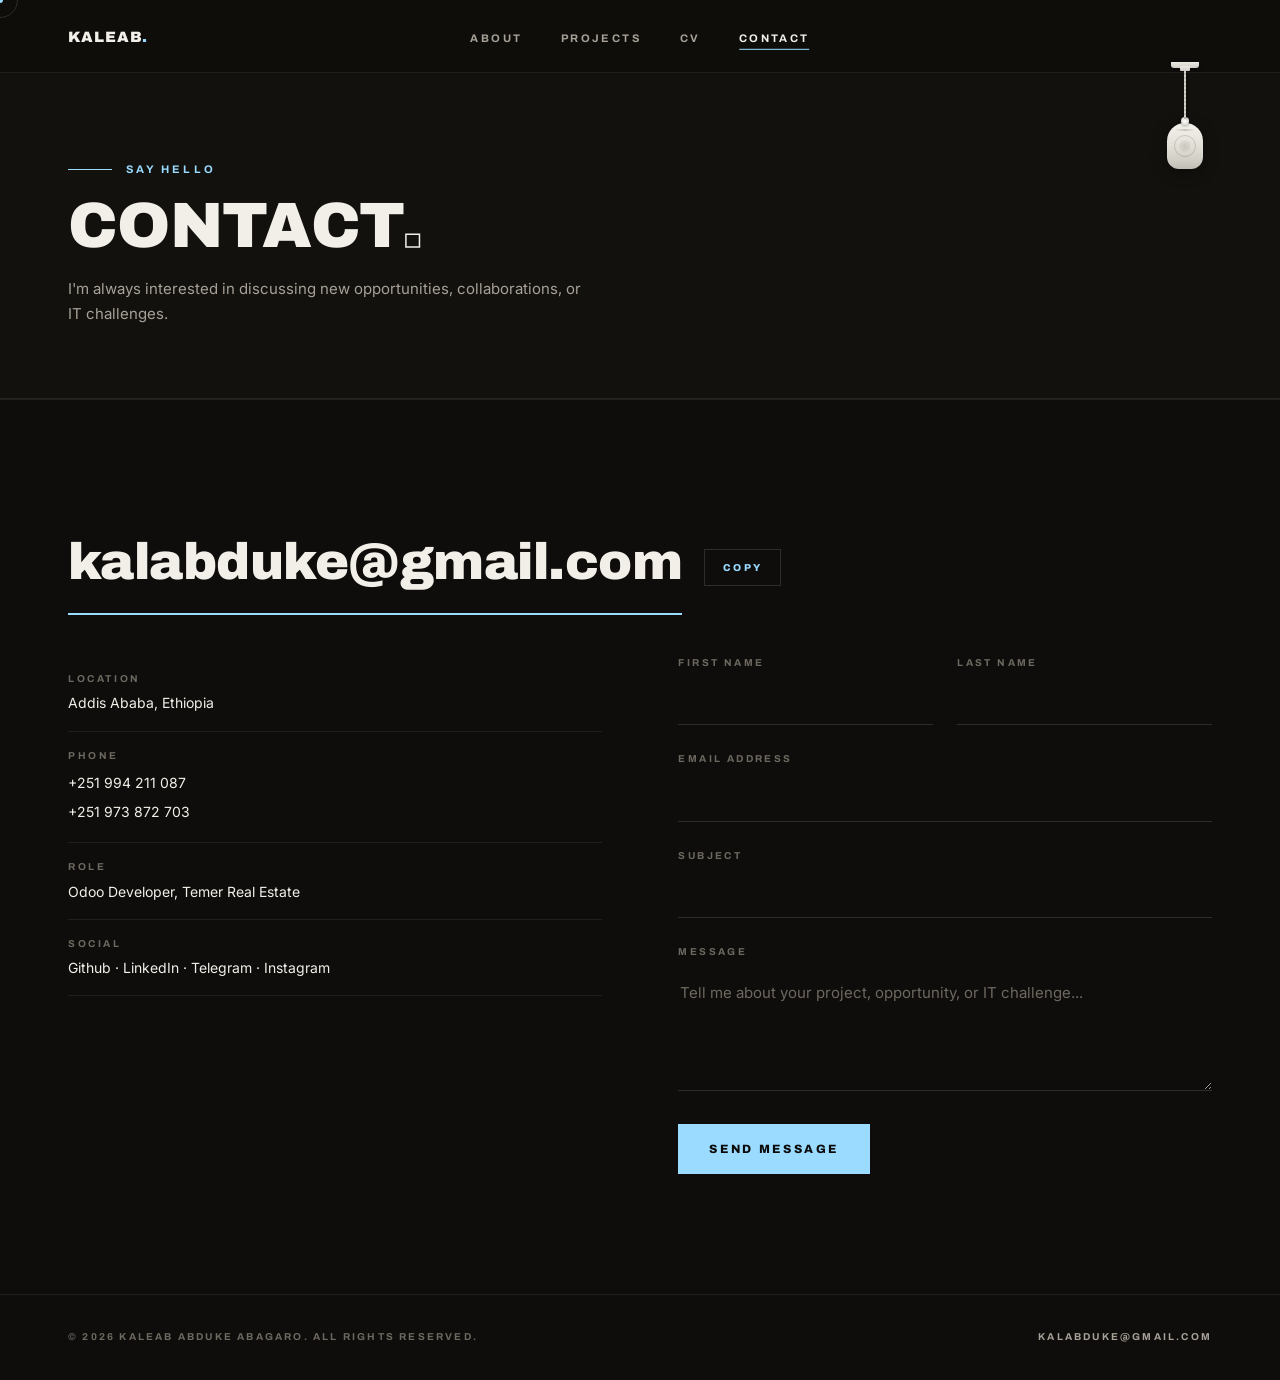
<file: contact.html>
<!DOCTYPE html>
<html lang="en">

<head>
    <meta charset="UTF-8">
    <meta name="viewport" content="width=device-width, initial-scale=1.0">
    <meta name="description"
        content="Contact Kaleab Abduke, Odoo Developer based in Addis Ababa, Ethiopia.">
    <!-- Open Graph / Social Media Preview -->
    <meta property="og:type" content="website">
    <meta property="og:url" content="https://sosaportfolio.netlify.app/contact.html">
    <meta property="og:site_name" content="Kaleab Abduke">
    <meta property="og:title" content="Contact | Kaleab Abduke - Developer">
    <meta property="og:description"
        content="Get in touch with Kaleab Abduke, Odoo Developer. Available for opportunities, collaborations and IT challenges.">
    <meta property="og:image" content="https://sosaportfolio.netlify.app/assets/og-cover.png">
    <meta name="twitter:card" content="summary_large_image">
    <meta name="twitter:title" content="Contact | Kaleab Abduke">
    <meta name="twitter:description" content="Get in touch with Kaleab Abduke, Odoo Developer.">
    <meta name="twitter:image" content="https://sosaportfolio.netlify.app/assets/og-cover.png">
    <meta name="theme-color" content="#0E0D0B">
    <meta name="theme-color" media="(prefers-color-scheme: light)" content="#F5F2EC">
    <link rel="manifest" href="manifest.json">
    <link rel="apple-touch-icon" href="assets/icon-192.png">
    <title>Contact | Kaleab Abduke</title>
    <link rel="preconnect" href="https://fonts.googleapis.com">
    <link rel="preconnect" href="https://fonts.gstatic.com" crossorigin>
    <link href="https://fonts.googleapis.com/css2?family=Archivo:wght@600;700;800;900&family=Inter:wght@400;500;600&display=swap"
        rel="stylesheet">
    <link rel="stylesheet" href="https://cdnjs.cloudflare.com/ajax/libs/font-awesome/6.7.0/css/all.min.css">
    <link rel="stylesheet" href="style.css?v=20261103">
    <script>
        // Apply saved theme before first paint (no flash)
        try {
            if (localStorage.getItem('theme') === 'light') {
                document.documentElement.classList.add('light-mode');
            }
        } catch (e) {}
    </script>
</head>

<body>

    <div class="scroll-progress" id="scroll-progress" aria-hidden="true"></div>
    <div class="room-light" aria-hidden="true"></div>
    <div class="nav-overlay" id="nav-overlay" aria-hidden="true"></div>

    <nav class="navbar">
        <div class="nav-container container">
            <div class="nav-logo">
                <a href="index.html"><span class="logo-text">Kaleab<em>.</em></span></a>
            </div>
            <ul class="nav-menu">
                <li class="nav-item"><a href="index.html#about" class="nav-link">About</a></li>
                <li class="nav-item"><a href="projects.html" class="nav-link">Projects</a></li>
                <li class="nav-item"><a href="index.html#cv" class="nav-link">CV</a></li>
                <li class="nav-item"><a href="contact.html" class="nav-link active">Contact</a></li>
            </ul>
            <div class="lamp-container" id="theme-toggle" role="button" tabindex="0" aria-label="Toggle light / dark mode" aria-pressed="false">
                <div class="ceiling-mount"></div>
                <div class="wire"></div>
                <div class="wire-connector"></div>
                <div class="lamp-body">
                    <div class="led-ring"></div>
                    <div class="core-light"></div>
                    <div class="light-beam"></div>
                    <div class="pull-tab"></div>
                </div>
            </div>
            <div class="nav-toggle" id="mobile-menu" aria-label="Toggle menu">
                <span class="bar"></span>
                <span class="bar"></span>
            </div>
        </div>
    </nav>

    <header class="page-hero">
        <div class="container">
            <div class="ph-kicker">
                <span class="label label--accent">Say Hello</span>
            </div>
            <h1>Contact<span class="line--outline">.</span></h1>
            <p>I'm always interested in discussing new opportunities, collaborations,
                or IT challenges.</p>
        </div>
    </header>

    <section class="section">
        <div class="container">
            <div class="contact-email-row reveal">
                <a href="mailto:kalabduke@gmail.com" class="contact-email">kalabduke@gmail.com</a>
                <button type="button" class="copy-email-btn" id="copy-email-btn" aria-label="Copy email address">Copy</button>
            </div>
            <div class="contact-grid">
                <div class="reveal">
                    <div class="contact-method">
                        <div class="cm-label">Location</div>
                        <div class="cm-value">Addis Ababa, Ethiopia</div>
                    </div>
                    <div class="contact-method">
                        <div class="cm-label">Phone</div>
                        <div class="cm-value">
                            <a class="cm-phone" href="tel:+251994211087">+251 994 211 087</a>
                            <a class="cm-phone" href="tel:+251973872703">+251 973 872 703</a>
                        </div>
                    </div>
                    <div class="contact-method">
                        <div class="cm-label">Role</div>
                        <div class="cm-value">Odoo Developer, Temer Real Estate</div>
                    </div>
                    <div class="contact-method">
                        <div class="cm-label">Social</div>
                        <div class="cm-value">
                            <a href="https://github.com/kaleabAbduke" target="_blank" rel="noopener noreferrer">Github</a> ·
                            <a href="https://www.linkedin.com/in/kaleab-abduke" target="_blank" rel="noopener noreferrer">LinkedIn</a> ·
                            <a href="https://t.me/Kaleab_Abduke" target="_blank" rel="noopener noreferrer">Telegram</a> ·
                            <a href="https://www.instagram.com/chillits_kaleab/" target="_blank" rel="noopener noreferrer">Instagram</a>
                        </div>
                    </div>
                </div>

                <form class="contact-form" id="contactForm">
                    <div class="form-row">
                        <div class="form-group">
                            <label for="firstName">First Name</label>
                            <input type="text" id="firstName" name="firstName" required>
                        </div>
                        <div class="form-group">
                            <label for="lastName">Last Name</label>
                            <input type="text" id="lastName" name="lastName" required>
                        </div>
                    </div>
                    <div class="form-group">
                        <label for="email">Email Address</label>
                        <input type="email" id="email" name="email" required>
                    </div>
                    <div class="form-group">
                        <label for="subject">Subject</label>
                        <input type="text" id="subject" name="subject" required>
                    </div>
                    <div class="form-group">
                        <label for="message">Message</label>
                        <textarea id="message" name="message" rows="5" required
                            placeholder="Tell me about your project, opportunity, or IT challenge..."></textarea>
                    </div>
                    <button type="submit" class="btn-sharp">Send Message</button>
                </form>
            </div>
        </div>
    </section>

    <footer class="footer">
        <div class="container footer-inner">
            <p>© <span id="current-year">2026</span> Kaleab Abduke Abagaro. All rights reserved.</p>
            <p><a href="mailto:kalabduke@gmail.com">kalabduke@gmail.com</a></p>
        </div>
    </footer>

    <script src="script.js"></script>
    <script>
        document.getElementById('current-year').textContent = new Date().getFullYear();

        // Form submission sends to your email via Formspree
        document.getElementById('contactForm').addEventListener('submit', function (e) {
            e.preventDefault();
            const formData = new FormData(this);
            const firstName = formData.get('firstName');
            const lastName = formData.get('lastName');
            const email = formData.get('email');
            const subject = formData.get('subject');
            const message = formData.get('message');

            if (!firstName || !lastName || !email || !subject || !message) {
                showNotification('Please fill in all fields', 'error');
                return;
            }

            const emailRegex = /^[^\s@]+@[^\s@]+\.[^\s@]+$/;
            if (!emailRegex.test(email)) {
                showNotification('Please enter a valid email address', 'error');
                return;
            }

            const form = this;
            const submitBtn = form.querySelector('button[type="submit"]');
            const originalBtnText = submitBtn ? submitBtn.innerHTML : '';
            if (submitBtn) {
                submitBtn.disabled = true;
                submitBtn.textContent = 'Sending...';
            }

            fetch(window.FORMSPREE_ENDPOINT, {
                method: 'POST',
                headers: { 'Content-Type': 'application/json' },
                body: JSON.stringify({
                    name: firstName + ' ' + lastName,
                    firstName, lastName, email, subject, message
                })
            })
            .then(r => r.json())
            .then(data => {
                if (data.ok) {
                    showNotification('Message sent! I\'ll get back to you soon.', 'success');
                    form.reset();
                } else {
                    showNotification('Something went wrong. Try again or email me directly.', 'error');
                }
            })
            .catch(() => {
                showNotification('Could not send. Check your connection or email me directly.', 'error');
            })
            .finally(() => {
                if (submitBtn) {
                    submitBtn.disabled = false;
                    submitBtn.textContent = originalBtnText;
                }
            });
        });
    </script>
</body>

</html>
</file>
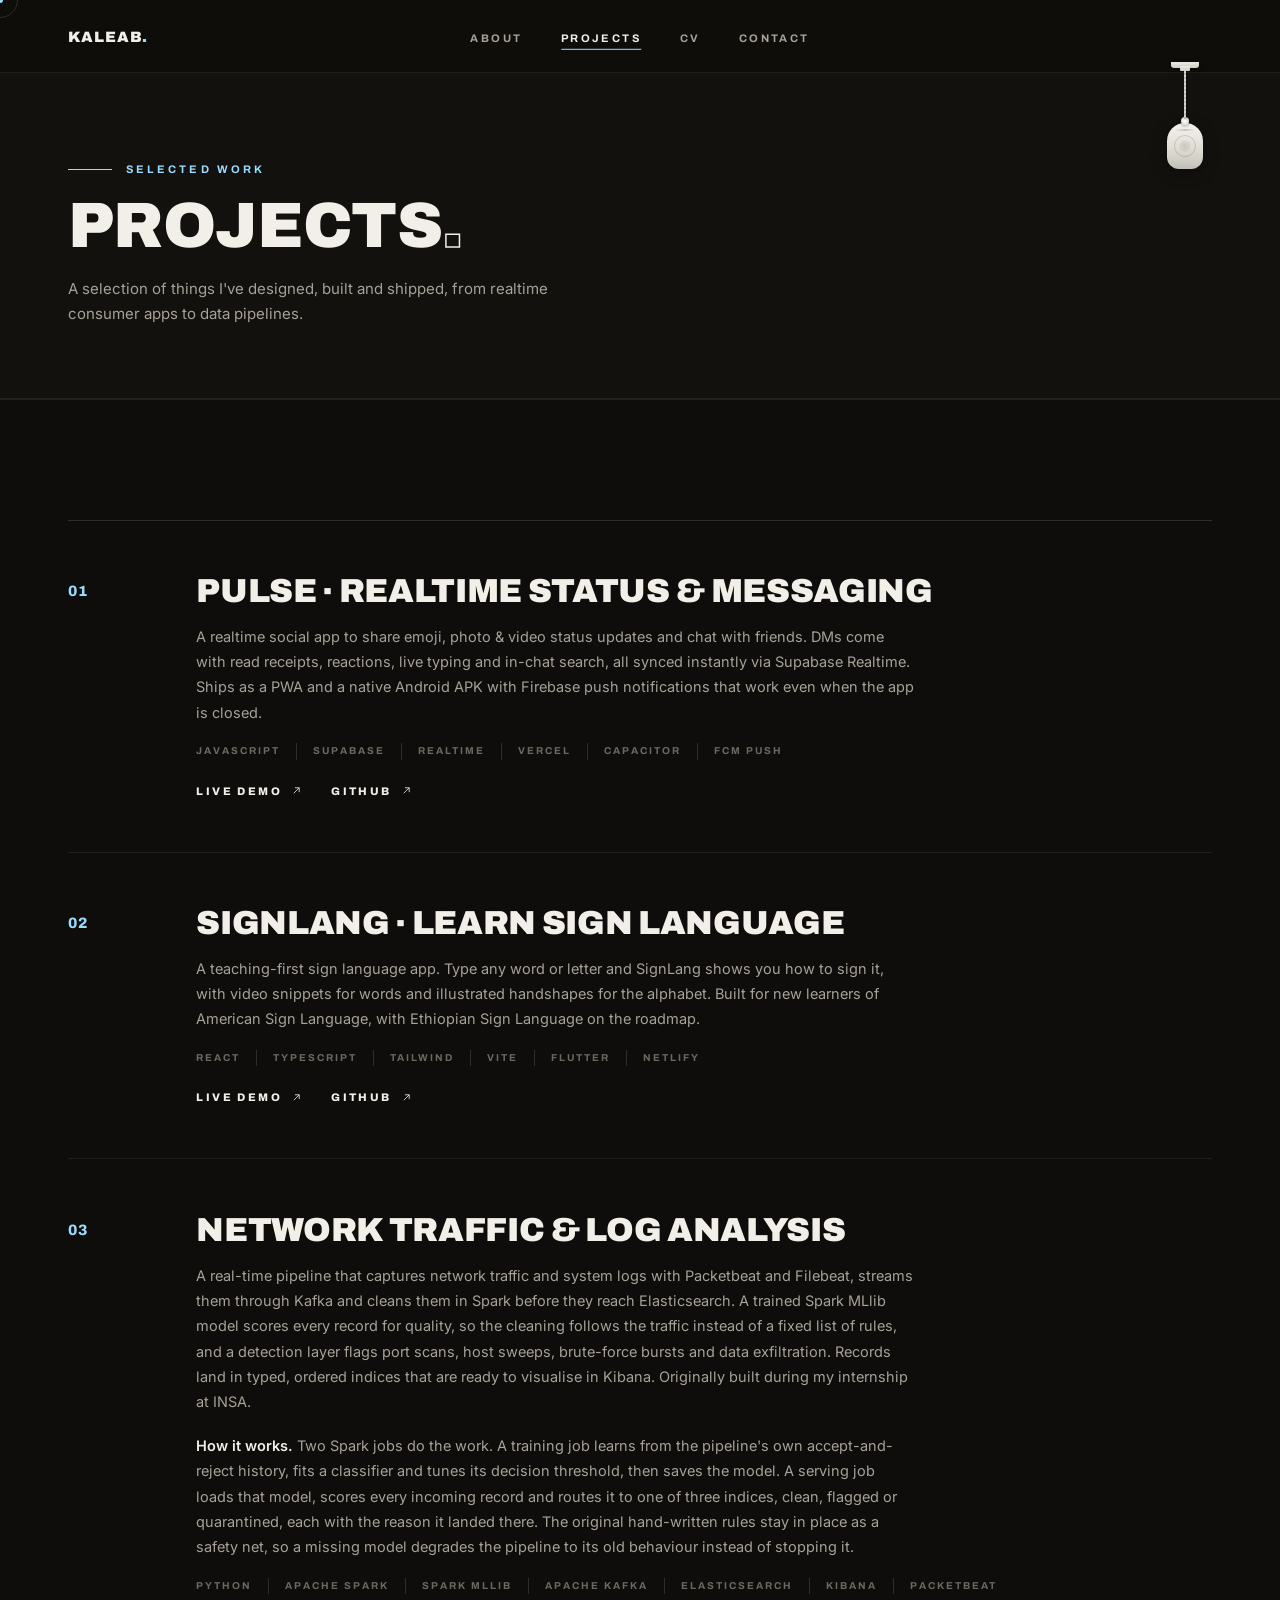
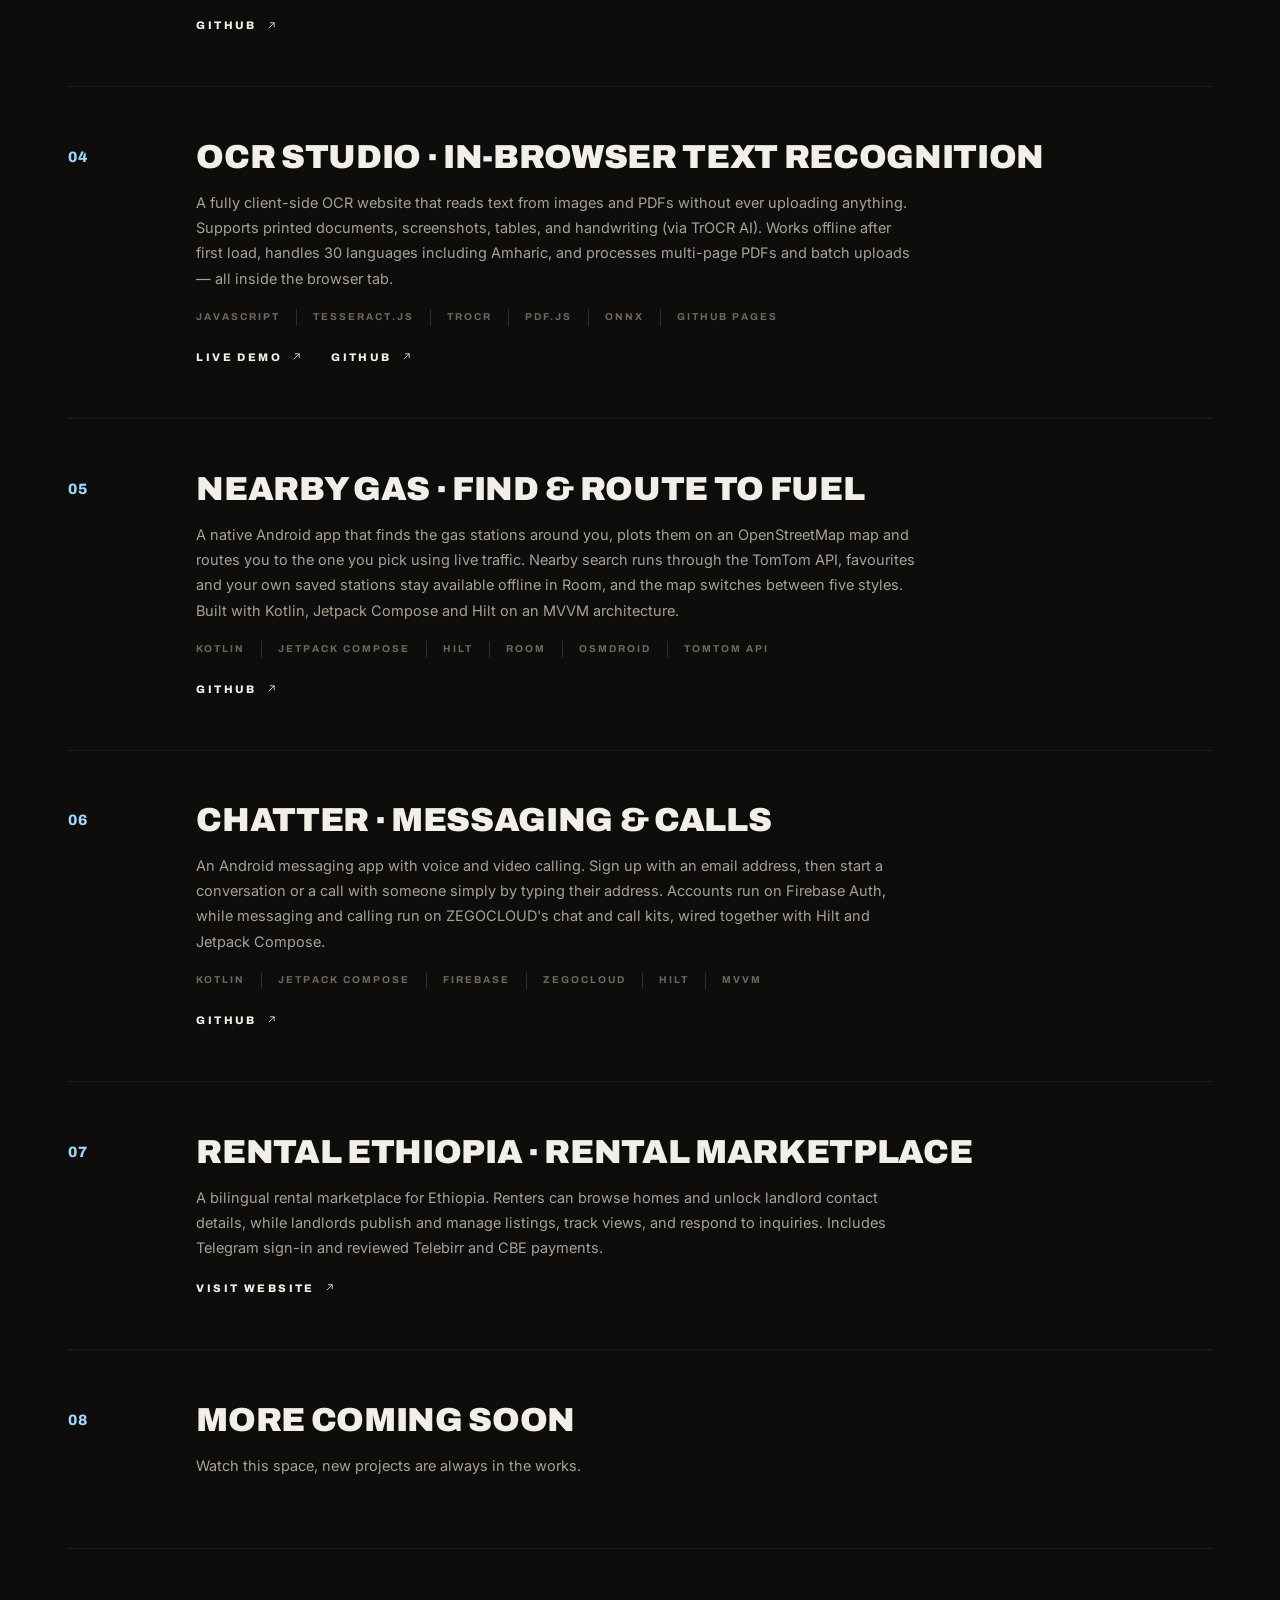
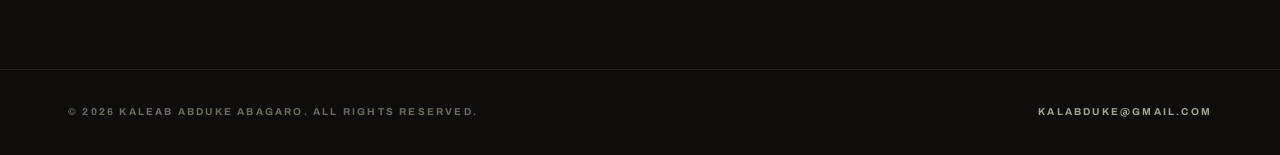
<file: projects.html>
<!DOCTYPE html>
<html lang="en">

<head>
    <meta charset="UTF-8">
    <meta name="viewport" content="width=device-width, initial-scale=1.0">
    <meta name="description"
        content="Projects by Kaleab Abduke, Odoo Developer. Featuring Pulse, a realtime status-sharing and messaging app, SignLang, a sign language learning app, OCR Studio, Nearby Gas, a native Android gas station finder, Chatter, an Android messaging and calling app, and an AI-cleaned network traffic analysis pipeline.">
    <!-- Open Graph / Social Media Preview -->
    <meta property="og:type" content="website">
    <meta property="og:url" content="https://sosaportfolio.netlify.app/projects.html">
    <meta property="og:site_name" content="Kaleab Abduke">
    <meta property="og:title" content="Projects | Kaleab Abduke - Developer">
    <meta property="og:description"
        content="Pulse, a realtime status-sharing and messaging app (PWA + Android), SignLang, a sign language learning app, OCR Studio, Nearby Gas, a native Android gas station finder, Chatter, an Android messaging and calling app, and an AI-cleaned network traffic analysis pipeline.">
    <meta property="og:image" content="https://sosaportfolio.netlify.app/assets/og-cover.png">
    <meta name="twitter:card" content="summary_large_image">
    <meta name="twitter:title" content="Projects | Kaleab Abduke">
    <meta name="twitter:description" content="Pulse, a realtime status-sharing and messaging app, SignLang, OCR Studio, Nearby Gas, a native Android gas station finder, Chatter, an Android messaging and calling app, and an AI-cleaned network traffic analysis pipeline.">
    <meta name="twitter:image" content="https://sosaportfolio.netlify.app/assets/og-cover.png">
    <meta name="theme-color" content="#0E0D0B">
    <meta name="theme-color" media="(prefers-color-scheme: light)" content="#F5F2EC">
    <link rel="manifest" href="manifest.json">
    <link rel="apple-touch-icon" href="assets/icon-192.png">
    <title>Projects | Kaleab Abduke</title>
    <link rel="preconnect" href="https://fonts.googleapis.com">
    <link rel="preconnect" href="https://fonts.gstatic.com" crossorigin>
    <link href="https://fonts.googleapis.com/css2?family=Archivo:wght@600;700;800;900&family=Inter:wght@400;500;600&display=swap"
        rel="stylesheet">
    <link rel="stylesheet" href="https://cdnjs.cloudflare.com/ajax/libs/font-awesome/6.7.0/css/all.min.css">
    <link rel="stylesheet" href="style.css?v=20261103">
    <script>
        // Apply saved theme before first paint (no flash)
        try {
            if (localStorage.getItem('theme') === 'light') {
                document.documentElement.classList.add('light-mode');
            }
        } catch (e) {}
    </script>
</head>

<body>

    <div class="scroll-progress" id="scroll-progress" aria-hidden="true"></div>
    <div class="room-light" aria-hidden="true"></div>
    <div class="nav-overlay" id="nav-overlay" aria-hidden="true"></div>

    <nav class="navbar">
        <div class="nav-container container">
            <div class="nav-logo">
                <a href="index.html"><span class="logo-text">Kaleab<em>.</em></span></a>
            </div>
            <ul class="nav-menu">
                <li class="nav-item"><a href="index.html#about" class="nav-link">About</a></li>
                <li class="nav-item"><a href="projects.html" class="nav-link active">Projects</a></li>
                <li class="nav-item"><a href="index.html#cv" class="nav-link">CV</a></li>
                <li class="nav-item"><a href="contact.html" class="nav-link">Contact</a></li>
            </ul>
            <div class="lamp-container" id="theme-toggle" role="button" tabindex="0" aria-label="Toggle light / dark mode" aria-pressed="false">
                <div class="ceiling-mount"></div>
                <div class="wire"></div>
                <div class="wire-connector"></div>
                <div class="lamp-body">
                    <div class="led-ring"></div>
                    <div class="core-light"></div>
                    <div class="light-beam"></div>
                    <div class="pull-tab"></div>
                </div>
            </div>
            <div class="nav-toggle" id="mobile-menu" aria-label="Toggle menu">
                <span class="bar"></span>
                <span class="bar"></span>
            </div>
        </div>
    </nav>

    <header class="page-hero">
        <div class="container">
            <div class="ph-kicker">
                <span class="label label--accent">Selected Work</span>
            </div>
            <h1>Projects<span class="line--outline">.</span></h1>
            <p>A selection of things I've designed, built and shipped, from realtime
                consumer apps to data pipelines.</p>
        </div>
    </header>

    <section class="section">
        <div class="container">
            <!-- Pulse -->
            <article class="project-row reveal" data-tilt>
                <div class="proj-num">01</div>
                <div class="proj-body">
                    <h3 class="proj-title">Pulse · Realtime Status &amp; Messaging</h3>
                    <p class="proj-desc">
                        A realtime social app to share emoji, photo &amp; video status updates and
                        chat with friends. DMs come with read receipts, reactions, live typing and
                        in-chat search, all synced instantly via Supabase Realtime. Ships as a PWA
                        and a native Android APK with Firebase push notifications that work even
                        when the app is closed.
                    </p>
                    <div class="proj-meta">
                        <span>JavaScript</span><span>Supabase</span><span>Realtime</span>
                        <span>Vercel</span><span>Capacitor</span><span>FCM Push</span>
                    </div>
                    <div class="proj-links">
                        <a href="https://pulse-gray-eight.vercel.app/" target="_blank" rel="noopener noreferrer">
                            Live Demo
                            <svg viewBox="0 0 24 24"><path d="M7 17L17 7M9 7h8v8"></path></svg>
                        </a>
                        <a href="https://github.com/Kalabduke/Pulse" target="_blank" rel="noopener noreferrer">
                            Github
                            <svg viewBox="0 0 24 24"><path d="M7 17L17 7M9 7h8v8"></path></svg>
                        </a>
                    </div>
                </div>
            </article>

            <!-- SignLang -->
            <article class="project-row reveal" data-tilt>
                <div class="proj-num">02</div>
                <div class="proj-body">
                    <h3 class="proj-title">SignLang · Learn Sign Language</h3>
                    <p class="proj-desc">
                        A teaching-first sign language app. Type any word or letter and
                        SignLang shows you how to sign it, with video snippets for words
                        and illustrated handshapes for the alphabet. Built for new
                        learners of American Sign Language, with Ethiopian Sign Language
                        on the roadmap.
                    </p>
                    <div class="proj-meta">
                        <span>React</span><span>TypeScript</span><span>Tailwind</span>
                        <span>Vite</span><span>Flutter</span><span>Netlify</span>
                    </div>
                    <div class="proj-links">
                        <a href="https://signlang1.netlify.app/" target="_blank" rel="noopener noreferrer">
                            Live Demo
                            <svg viewBox="0 0 24 24"><path d="M7 17L17 7M9 7h8v8"></path></svg>
                        </a>
                        <a href="https://github.com/Kalabduke/SignLang" target="_blank" rel="noopener noreferrer">
                            Github
                            <svg viewBox="0 0 24 24"><path d="M7 17L17 7M9 7h8v8"></path></svg>
                        </a>
                    </div>
                </div>
            </article>

            <!-- Network pipeline -->
            <article class="project-row reveal" data-tilt>
                <div class="proj-num">03</div>
                <div class="proj-body">
                    <h3 class="proj-title">Network Traffic &amp; Log Analysis</h3>
                    <p class="proj-desc">
                        A real-time pipeline that captures network traffic and system logs with
                        Packetbeat and Filebeat, streams them through Kafka and cleans them in Spark
                        before they reach Elasticsearch. A trained Spark MLlib model scores every
                        record for quality, so the cleaning follows the traffic instead of a fixed
                        list of rules, and a detection layer flags port scans, host sweeps,
                        brute-force bursts and data exfiltration. Records land in typed, ordered
                        indices that are ready to visualise in Kibana. Originally built during my
                        internship at INSA.
                    </p>
                    <p class="proj-desc">
                        <strong>How it works.</strong> Two Spark jobs do the work. A training job
                        learns from the pipeline's own accept-and-reject history, fits a classifier
                        and tunes its decision threshold, then saves the model. A serving job loads
                        that model, scores every incoming record and routes it to one of three
                        indices, clean, flagged or quarantined, each with the reason it landed
                        there. The original hand-written rules stay in place as a safety net, so a
                        missing model degrades the pipeline to its old behaviour instead of
                        stopping it.
                    </p>
                    <div class="proj-meta">
                        <span>Python</span><span>Apache Spark</span><span>Spark MLlib</span>
                        <span>Apache Kafka</span><span>Elasticsearch</span><span>Kibana</span>
                        <span>Packetbeat</span>
                    </div>
                    <div class="proj-links">
                        <a href="https://github.com/Kalabduke/network-analysis" target="_blank" rel="noopener noreferrer">
                            Github
                            <svg viewBox="0 0 24 24"><path d="M7 17L17 7M9 7h8v8"></path></svg>
                        </a>
                    </div>
                </div>
            </article>

            <!-- OCR Studio -->
            <article class="project-row reveal" data-tilt>
                <div class="proj-num">04</div>
                <div class="proj-body">
                    <h3 class="proj-title">OCR Studio · In-Browser Text Recognition</h3>
                    <p class="proj-desc">
                        A fully client-side OCR website that reads text from images and PDFs
                        without ever uploading anything. Supports printed documents, screenshots,
                        tables, and handwriting (via TrOCR AI). Works offline after first load,
                        handles 30 languages including Amharic, and processes multi-page PDFs and
                        batch uploads — all inside the browser tab.
                    </p>
                    <div class="proj-meta">
                        <span>JavaScript</span><span>Tesseract.js</span><span>TrOCR</span>
                        <span>PDF.js</span><span>ONNX</span><span>GitHub Pages</span>
                    </div>
                    <div class="proj-links">
                        <a href="https://kalabduke.github.io/ocr-studio/" target="_blank" rel="noopener noreferrer">
                            Live Demo
                            <svg viewBox="0 0 24 24"><path d="M7 17L17 7M9 7h8v8"></path></svg>
                        </a>
                        <a href="https://github.com/Kalabduke/ocr-studio" target="_blank" rel="noopener noreferrer">
                            Github
                            <svg viewBox="0 0 24 24"><path d="M7 17L17 7M9 7h8v8"></path></svg>
                        </a>
                    </div>
                </div>
            </article>

            <!-- Nearby Gas -->
            <article class="project-row reveal" data-tilt>
                <div class="proj-num">05</div>
                <div class="proj-body">
                    <h3 class="proj-title">Nearby Gas · Find &amp; Route to Fuel</h3>
                    <p class="proj-desc">
                        A native Android app that finds the gas stations around you, plots them on
                        an OpenStreetMap map and routes you to the one you pick using live traffic.
                        Nearby search runs through the TomTom API, favourites and your own saved
                        stations stay available offline in Room, and the map switches between five
                        styles. Built with Kotlin, Jetpack Compose and Hilt on an MVVM architecture.
                    </p>
                    <div class="proj-meta">
                        <span>Kotlin</span><span>Jetpack Compose</span><span>Hilt</span>
                        <span>Room</span><span>osmdroid</span><span>TomTom API</span>
                    </div>
                    <div class="proj-links">
                        <a href="https://github.com/Kalabduke/GasStationTracking" target="_blank" rel="noopener noreferrer">
                            Github
                            <svg viewBox="0 0 24 24"><path d="M7 17L17 7M9 7h8v8"></path></svg>
                        </a>
                    </div>
                </div>
            </article>

            <!-- Chatter -->
            <article class="project-row reveal" data-tilt>
                <div class="proj-num">06</div>
                <div class="proj-body">
                    <h3 class="proj-title">Chatter · Messaging &amp; Calls</h3>
                    <p class="proj-desc">
                        An Android messaging app with voice and video calling. Sign up with an
                        email address, then start a conversation or a call with someone simply by
                        typing their address. Accounts run on Firebase Auth, while messaging and
                        calling run on ZEGOCLOUD's chat and call kits, wired together with Hilt
                        and Jetpack Compose.
                    </p>
                    <div class="proj-meta">
                        <span>Kotlin</span><span>Jetpack Compose</span><span>Firebase</span>
                        <span>ZEGOCLOUD</span><span>Hilt</span><span>MVVM</span>
                    </div>
                    <div class="proj-links">
                        <a href="https://github.com/Kalabduke/Chatter" target="_blank" rel="noopener noreferrer">
                            Github
                            <svg viewBox="0 0 24 24"><path d="M7 17L17 7M9 7h8v8"></path></svg>
                        </a>
                    </div>
                </div>
            </article>

            <!-- Rental Ethiopia -->
            <article class="project-row reveal" data-tilt>
                <div class="proj-num">07</div>
                <div class="proj-body">
                    <h3 class="proj-title">Rental Ethiopia · Rental Marketplace</h3>
                    <p class="proj-desc">
                        A bilingual rental marketplace for Ethiopia. Renters can browse homes and unlock
                        landlord contact details, while landlords publish and manage listings, track views,
                        and respond to inquiries. Includes Telegram sign-in and reviewed Telebirr and CBE payments.
                    </p>
                    <div class="proj-links">
                        <a href="https://rental-ethiopia.ethiodeploy.com/" target="_blank" rel="noopener noreferrer">
                            Visit Website
                            <svg viewBox="0 0 24 24"><path d="M7 17L17 7M9 7h8v8"></path></svg>
                        </a>
                    </div>
                </div>
            </article>

            <!-- Coming soon -->
            <article class="project-row reveal" data-tilt>
                <div class="proj-num">08</div>
                <div class="proj-body">
                    <h3 class="proj-title">More Coming Soon</h3>
                    <p class="proj-desc">Watch this space, new projects are always in the works.</p>
                </div>
            </article>
        </div>
    </section>

    <footer class="footer">
        <div class="container footer-inner">
            <p>© <span id="current-year">2026</span> Kaleab Abduke Abagaro. All rights reserved.</p>
            <p><a href="mailto:kalabduke@gmail.com">kalabduke@gmail.com</a></p>
        </div>
    </footer>

    <script src="script.js"></script>
    <script>
        document.getElementById('current-year').textContent = new Date().getFullYear();
    </script>
</body>

</html>
</file>
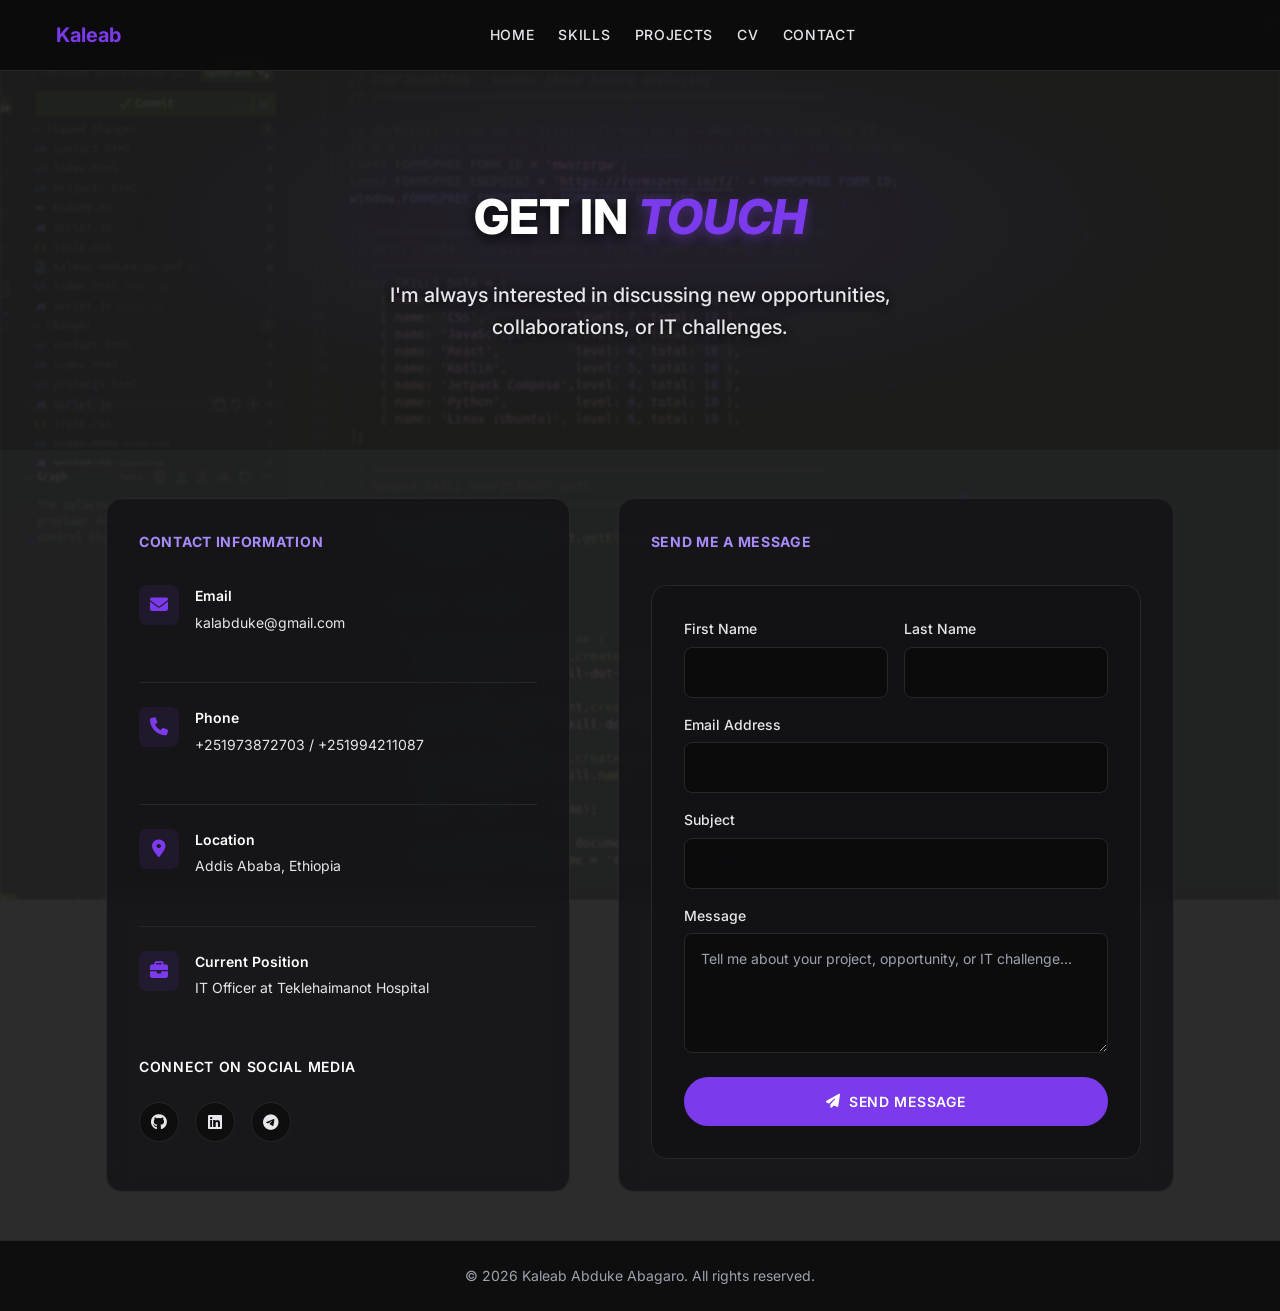
<file: portfolio/contact.html>
<!DOCTYPE html>
<html lang="en">
<head>
    <meta charset="UTF-8">
    <meta name="viewport" content="width=device-width, initial-scale=1.0">
    <title>Contact - Kaleab Abduke Abagaro</title>
    <link rel="stylesheet" href="style.css">
    <link rel="preconnect" href="https://fonts.googleapis.com">
    <link rel="preconnect" href="https://fonts.gstatic.com" crossorigin>
    <link href="https://fonts.googleapis.com/css2?family=Inter:wght@300;400;500;600;700;800&display=swap" rel="stylesheet">
    <link rel="stylesheet" href="https://cdnjs.cloudflare.com/ajax/libs/font-awesome/6.4.0/css/all.min.css">
    <style>
        .contact-hero {
            min-height: 50vh;
            display: flex;
            align-items: center;
            background: var(--background);
            padding: 120px 0 var(--spacing-2xl);
            position: relative;
        }

        .contact-hero::before {
            content: '';
            position: absolute;
            top: 0; left: 0; right: 0; bottom: 0;
            background: radial-gradient(ellipse at 50% 50%, rgba(124, 58, 237, 0.08) 0%, transparent 60%);
            pointer-events: none;
        }

        .contact-hero-content {
            max-width: 1200px;
            margin: 0 auto;
            padding: 0 var(--spacing-md);
            text-align: center;
            position: relative;
            z-index: 1;
        }

        .contact-hero h1 {
            font-size: var(--font-size-5xl);
            font-weight: 800;
            color: var(--text-primary);
            margin-bottom: var(--spacing-lg);
            text-transform: uppercase;
            text-shadow: 0 4px 12px rgba(0, 0, 0, 0.8);
        }

        .contact-hero p {
            font-size: var(--font-size-xl);
            color: var(--text-secondary);
            max-width: 600px;
            margin: 0 auto;
            text-shadow: 0 2px 8px rgba(0, 0, 0, 0.8);
            font-weight: 500;
        }

        .contact-main {
            padding: var(--spacing-2xl) 0;
            background: var(--background-secondary);
        }

        .contact-grid {
            max-width: 1100px;
            margin: 0 auto;
            padding: 0 var(--spacing-md);
            display: grid;
            grid-template-columns: 1fr 1.2fr;
            gap: var(--spacing-2xl);
        }

        .contact-info-card,
        .contact-form-card {
            background: var(--background-card);
            border-radius: var(--radius-lg);
            padding: var(--spacing-xl);
            border: 1px solid var(--border-color);
            backdrop-filter: blur(12px);
            -webkit-backdrop-filter: blur(12px);
        }

        .contact-info-card h2,
        .contact-form-card h2 {
            font-size: var(--font-size-xl);
            font-weight: 700;
            color: var(--primary-light);
            margin-bottom: var(--spacing-xl);
            text-transform: uppercase;
            letter-spacing: 0.05em;
            font-size: var(--font-size-sm);
        }

        .contact-method {
            display: flex;
            align-items: flex-start;
            gap: var(--spacing-md);
            margin-bottom: var(--spacing-lg);
            padding-bottom: var(--spacing-lg);
            border-bottom: 1px solid var(--border-color);
        }

        .contact-method:last-child {
            border-bottom: none;
            margin-bottom: 0;
            padding-bottom: 0;
        }

        .contact-icon {
            font-size: var(--font-size-lg);
            color: var(--primary-color);
            width: 40px;
            height: 40px;
            background: rgba(124, 58, 237, 0.1);
            border-radius: var(--radius-md);
            display: flex;
            align-items: center;
            justify-content: center;
            flex-shrink: 0;
        }

        .contact-details h3 {
            font-size: var(--font-size-sm);
            font-weight: 600;
            color: var(--text-primary);
            margin-bottom: 4px;
        }

        .contact-details p {
            font-size: var(--font-size-sm);
            color: var(--text-secondary);
            margin: 0;
        }

        .social-links {
            display: flex;
            gap: var(--spacing-md);
            margin-top: var(--spacing-lg);
        }

        .social-link {
            width: 40px;
            height: 40px;
            background: var(--background);
            border-radius: 50%;
            display: flex;
            align-items: center;
            justify-content: center;
            color: var(--text-secondary);
            text-decoration: none;
            transition: all 0.3s ease;
            border: 1px solid var(--border-color);
        }

        .social-link:hover {
            background: var(--primary-color);
            color: white;
            transform: translateY(-3px);
            border-color: var(--primary-color);
        }

        .form-row {
            display: grid;
            grid-template-columns: 1fr 1fr;
            gap: var(--spacing-md);
        }

        .form-group label {
            display: block;
            margin-bottom: 6px;
            font-weight: 500;
            color: var(--text-secondary);
            font-size: var(--font-size-sm);
        }

        .submit-btn {
            width: 100%;
            padding: var(--spacing-md) var(--spacing-xl);
            background: var(--primary-color);
            color: white;
            border: none;
            border-radius: 50px;
            font-weight: 600;
            font-size: var(--font-size-sm);
            cursor: pointer;
            transition: all 0.3s ease;
            display: flex;
            align-items: center;
            justify-content: center;
            gap: var(--spacing-sm);
            text-transform: uppercase;
            letter-spacing: 0.05em;
            font-family: var(--font-family);
        }

        .submit-btn:hover {
            background: var(--primary-dark);
            transform: translateY(-2px);
            box-shadow: 0 4px 20px rgba(124, 58, 237, 0.3);
        }

        @media (max-width: 768px) {
            .contact-grid {
                grid-template-columns: 1fr;
                gap: var(--spacing-lg);
            }
            .form-row { grid-template-columns: 1fr; }
            .contact-hero h1 { font-size: var(--font-size-3xl); }
        }
    </style>
</head>
<body>
    <div class="global-bg">
        <img src="assets/background/Screenshot From 2026-03-08 13-34-40.png" alt="Background Collage" aria-hidden="true">
    </div>
    <canvas id="bg-canvas" aria-hidden="true"></canvas>

    <nav class="navbar">
        <div class="nav-container">
            <div class="nav-logo"><span class="logo-text">Kaleab</span></div>
            <ul class="nav-menu">
                <li class="nav-item"><a href="index.html" class="nav-link">Home</a></li>
                <li class="nav-item"><a href="index.html#skills" class="nav-link">Skills</a></li>
                <li class="nav-item"><a href="projects.html" class="nav-link">Projects</a></li>
                <li class="nav-item"><a href="index.html#cv" class="nav-link">CV</a></li>
                <li class="nav-item"><a href="contact.html" class="nav-link active">Contact</a></li>
            </ul>
            <div class="nav-actions">
            </div>
            <div class="nav-toggle" id="mobile-menu" aria-label="Toggle mobile menu">
                <span class="bar"></span>
                <span class="bar"></span>
                <span class="bar"></span>
            </div>
        </div>
    </nav>

    <section class="contact-hero">
        <div class="contact-hero-content">
            <h1>Get In <span class="highlight">Touch</span></h1>
            <p>I'm always interested in discussing new opportunities, collaborations, or IT challenges.</p>
        </div>
    </section>

    <section class="contact-main">
        <div class="contact-grid">
            <div class="contact-info-card">
                <h2>Contact Information</h2>
                <div class="contact-methods">
                    <div class="contact-method">
                        <div class="contact-icon"><i class="fas fa-envelope"></i></div>
                        <div class="contact-details">
                            <h3>Email</h3>
                            <p>kalabduke@gmail.com</p>
                        </div>
                    </div>
                    <div class="contact-method">
                        <div class="contact-icon"><i class="fas fa-phone"></i></div>
                        <div class="contact-details">
                            <h3>Phone</h3>
                            <p>+251973872703 / +251994211087</p>
                        </div>
                    </div>
                    <div class="contact-method">
                        <div class="contact-icon"><i class="fas fa-map-marker-alt"></i></div>
                        <div class="contact-details">
                            <h3>Location</h3>
                            <p>Addis Ababa, Ethiopia</p>
                        </div>
                    </div>
                    <div class="contact-method">
                        <div class="contact-icon"><i class="fas fa-briefcase"></i></div>
                        <div class="contact-details">
                            <h3>Current Position</h3>
                            <p>IT Officer at Teklehaimanot Hospital</p>
                        </div>
                    </div>
                </div>
                <div style="margin-top: var(--spacing-xl);">
                    <h3 style="font-size: var(--font-size-sm); font-weight: 600; color: var(--text-primary); margin-bottom: var(--spacing-md); text-transform: uppercase; letter-spacing: 0.05em;">
                        Connect on Social Media
                    </h3>
                    <div class="social-links">
                        <a href="https://github.com/kaleabAbduke" class="social-link" target="_blank" rel="noopener noreferrer"><i class="fab fa-github"></i></a>
                        <a href="https://www.linkedin.com/in/kaleab-abduke" class="social-link" target="_blank" rel="noopener noreferrer"><i class="fab fa-linkedin"></i></a>
                        <a href="https://t.me/Kaleab_Abduke" class="social-link" target="_blank" rel="noopener noreferrer"><i class="fab fa-telegram"></i></a>
                    </div>
                </div>
            </div>

            <div class="contact-form-card">
                <h2>Send Me a Message</h2>
                <form class="contact-form" id="contactForm">
                    <div class="form-row">
                        <div class="form-group">
                            <label for="firstName">First Name</label>
                            <input type="text" id="firstName" name="firstName" required>
                        </div>
                        <div class="form-group">
                            <label for="lastName">Last Name</label>
                            <input type="text" id="lastName" name="lastName" required>
                        </div>
                    </div>
                    <div class="form-group">
                        <label for="email">Email Address</label>
                        <input type="email" id="email" name="email" required>
                    </div>
                    <div class="form-group">
                        <label for="subject">Subject</label>
                        <input type="text" id="subject" name="subject" required>
                    </div>
                    <div class="form-group">
                        <label for="message">Message</label>
                        <textarea id="message" name="message" required placeholder="Tell me about your project, opportunity, or IT challenge..."></textarea>
                    </div>
                    <button type="submit" class="submit-btn">
                        <i class="fas fa-paper-plane"></i> Send Message
                    </button>
                </form>
            </div>
        </div>
    </section>

    <footer class="footer">
        <div class="container">
            <p>&copy; <span id="current-year">2026</span> Kaleab Abduke Abagaro. All rights reserved.</p>
        </div>
    </footer>

    <script src="script.js"></script>
    <script>
        document.getElementById('current-year').textContent = new Date().getFullYear();

        // Form submission – sends to your email via Formspree
        document.getElementById('contactForm').addEventListener('submit', function(e) {
            e.preventDefault();
            const formData = new FormData(this);
            const firstName = formData.get('firstName');
            const lastName = formData.get('lastName');
            const email = formData.get('email');
            const subject = formData.get('subject');
            const message = formData.get('message');

            if (!firstName || !lastName || !email || !subject || !message) {
                showNotification('Please fill in all fields', 'error');
                return;
            }

            const emailRegex = /^[^\s@]+@[^\s@]+\.[^\s@]+$/;
            if (!emailRegex.test(email)) {
                showNotification('Please enter a valid email address', 'error');
                return;
            }

            const form = this;
            const submitBtn = form.querySelector('button[type="submit"]');
            const originalBtnText = submitBtn ? submitBtn.innerHTML : '';
            if (submitBtn) {
                submitBtn.disabled = true;
                submitBtn.innerHTML = '<i class="fas fa-spinner fa-spin"></i> Sending...';
            }

            fetch(window.FORMSPREE_ENDPOINT, {
                method: 'POST',
                headers: { 'Content-Type': 'application/json' },
                body: JSON.stringify({
                    name: firstName + ' ' + lastName,
                    firstName, lastName, email, subject, message
                })
            })
            .then(r => r.json())
            .then(data => {
                if (data.ok) {
                    showNotification('Message sent! I\'ll get back to you soon.', 'success');
                    form.reset();
                } else {
                    showNotification('Something went wrong. Try again or email me directly.', 'error');
                }
            })
            .catch(() => {
                showNotification('Could not send. Check your connection or email me directly.', 'error');
            })
            .finally(() => {
                if (submitBtn) {
                    submitBtn.disabled = false;
                    submitBtn.innerHTML = originalBtnText;
                }
            });
        });

        function showNotification(message, type = 'info') {
            const notification = document.createElement('div');
            notification.textContent = message;
            notification.style.cssText = `
                position: fixed; top: 20px; right: 20px;
                background: ${type === 'success' ? '#10B981' : type === 'error' ? '#EF4444' : '#7C3AED'};
                color: white; padding: 16px 24px; border-radius: 8px;
                box-shadow: 0 4px 12px rgba(0, 0, 0, 0.3); z-index: 10000;
                transform: translateX(100%); transition: transform 0.3s ease;
                max-width: 300px; font-weight: 500; font-family: var(--font-family);
            `;
            document.body.appendChild(notification);
            setTimeout(() => { notification.style.transform = 'translateX(0)'; }, 100);
            setTimeout(() => {
                notification.style.transform = 'translateX(100%)';
                setTimeout(() => { if (notification.parentNode) notification.parentNode.removeChild(notification); }, 300);
            }, 5000);
        }

        // Scroll animation for contact methods
        const observer = new IntersectionObserver((entries) => {
            entries.forEach(entry => {
                if (entry.isIntersecting) {
                    entry.target.style.opacity = '1';
                    entry.target.style.transform = 'translateY(0)';
                }
            });
        }, { threshold: 0.1, rootMargin: '0px 0px -50px 0px' });

        document.querySelectorAll('.contact-method').forEach((el, i) => {
            el.style.opacity = '0';
            el.style.transform = 'translateY(20px)';
            el.style.transition = `opacity 0.5s ease ${i * 0.1}s, transform 0.5s ease ${i * 0.1}s`;
            observer.observe(el);
        });
    </script>
</body>
</html>
</file>
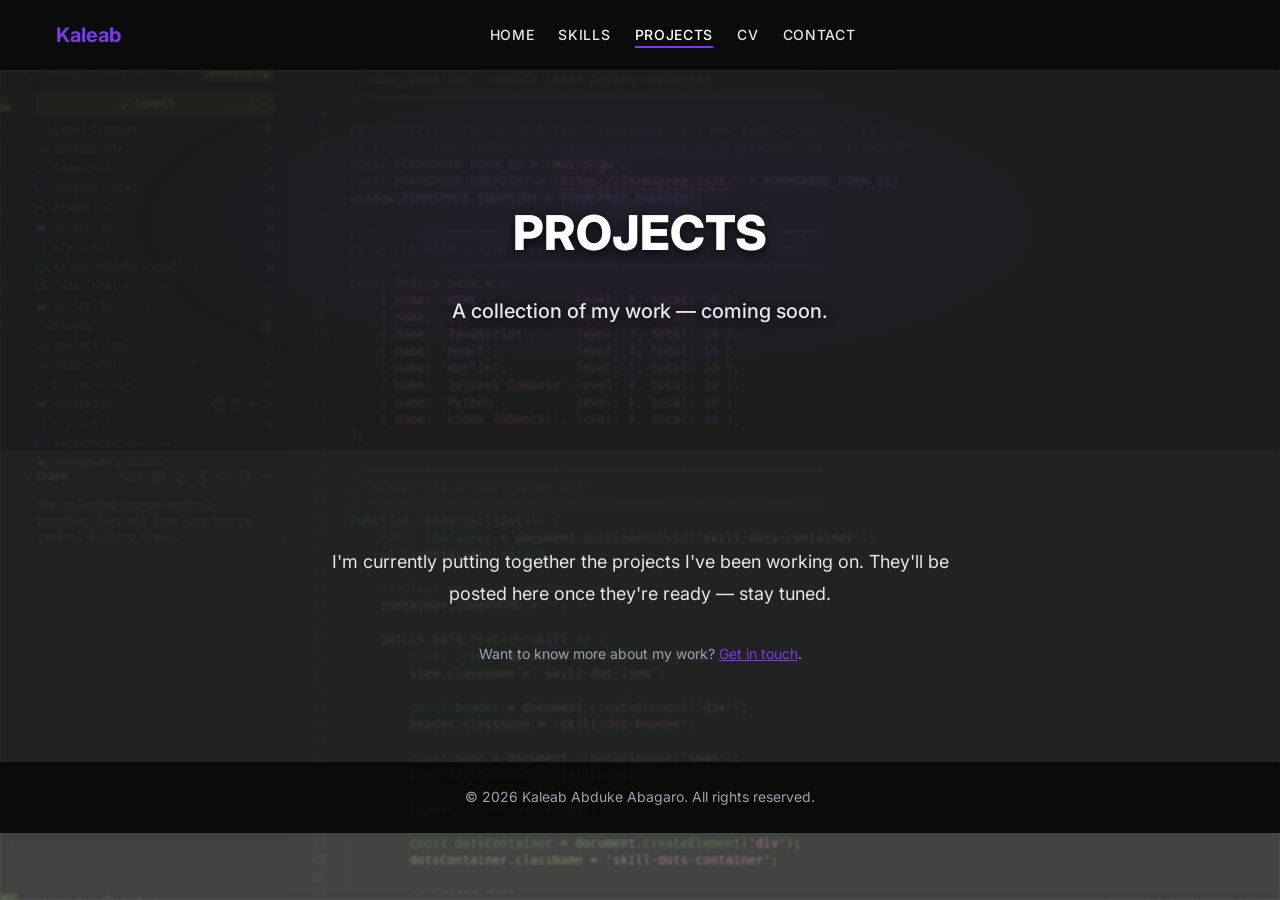
<file: portfolio/projects.html>
<!DOCTYPE html>
<html lang="en">
<head>
    <meta charset="UTF-8">
    <meta name="viewport" content="width=device-width, initial-scale=1.0">
    <meta name="description" content="Projects portfolio of Kaleab Abduke - Frontend & Android Developer. Projects coming soon.">
    <title>Projects - Kaleab Abduke Abagaro</title>
    <link rel="stylesheet" href="style.css">
    <link rel="preconnect" href="https://fonts.googleapis.com">
    <link rel="preconnect" href="https://fonts.gstatic.com" crossorigin>
    <link href="https://fonts.googleapis.com/css2?family=Inter:wght@300;400;500;600;700;800&display=swap" rel="stylesheet">
    <link rel="stylesheet" href="https://cdnjs.cloudflare.com/ajax/libs/font-awesome/6.4.0/css/all.min.css">
    <style>
        .projects-hero {
            min-height: 50vh;
            display: flex;
            align-items: center;
            background: var(--background);
            padding: 120px 0 var(--spacing-2xl);
            position: relative;
        }

        .projects-hero::before {
            content: '';
            position: absolute;
            top: 0;
            left: 0;
            right: 0;
            bottom: 0;
            background: radial-gradient(ellipse at 50% 50%, rgba(124, 58, 237, 0.08) 0%, transparent 60%);
            pointer-events: none;
        }

        .projects-hero-content {
            max-width: 1200px;
            margin: 0 auto;
            padding: 0 var(--spacing-md);
            text-align: center;
            position: relative;
            z-index: 1;
        }

        .projects-hero h1 {
            font-size: var(--font-size-5xl);
            font-weight: 800;
            color: var(--text-primary);
            margin-bottom: var(--spacing-lg);
            text-transform: uppercase;
            text-shadow: 0 4px 12px rgba(0, 0, 0, 0.8);
        }

        .projects-hero p {
            font-size: var(--font-size-xl);
            color: var(--text-secondary);
            max-width: 500px;
            margin: 0 auto;
            text-shadow: 0 2px 8px rgba(0, 0, 0, 0.8);
            font-weight: 500;
        }

        .projects-main {
            padding: var(--spacing-2xl) 0;
            background: var(--background-secondary);
        }

        .projects-container {
            max-width: 700px;
            margin: 0 auto;
            padding: var(--spacing-2xl) var(--spacing-md);
            text-align: center;
        }

        .coming-soon-text {
            font-size: var(--font-size-lg);
            color: var(--text-secondary);
            line-height: 1.8;
            margin-bottom: var(--spacing-xl);
        }

        .coming-soon-subtle {
            font-size: var(--font-size-sm);
            color: var(--text-light);
        }

        .coming-soon-subtle a {
            color: var(--primary-color);
            text-decoration: underline;
        }

        @media (max-width: 768px) {
            .projects-hero h1 { font-size: var(--font-size-3xl); }
        }
    </style>
</head>
<body>
    <div class="global-bg">
        <img src="assets/background/Screenshot From 2026-03-08 13-34-40.png" alt="Background Collage" aria-hidden="true">
    </div>
    <canvas id="bg-canvas" aria-hidden="true"></canvas>

    <nav class="navbar">
        <div class="nav-container">
            <div class="nav-logo"><span class="logo-text">Kaleab</span></div>
            <ul class="nav-menu">
                <li class="nav-item"><a href="index.html" class="nav-link">Home</a></li>
                <li class="nav-item"><a href="index.html#skills" class="nav-link">Skills</a></li>
                <li class="nav-item"><a href="projects.html" class="nav-link active">Projects</a></li>
                <li class="nav-item"><a href="index.html#cv" class="nav-link">CV</a></li>
                <li class="nav-item"><a href="contact.html" class="nav-link">Contact</a></li>
            </ul>
            <div class="nav-actions">
            </div>
            <div class="nav-toggle" id="mobile-menu" aria-label="Toggle mobile menu">
                <span class="bar"></span>
                <span class="bar"></span>
                <span class="bar"></span>
            </div>
        </div>
    </nav>

    <section class="projects-hero">
        <div class="projects-hero-content">
            <h1>Projects</h1>
            <p>A collection of my work — coming soon.</p>
        </div>
    </section>

    <section class="projects-main">
        <div class="projects-container">
            <p class="coming-soon-text">
                I'm currently putting together the projects I've been working on.
                They'll be posted here once they're ready — stay tuned.
            </p>
            <p class="coming-soon-subtle">
                Want to know more about my work? <a href="contact.html">Get in touch</a>.
            </p>
        </div>
    </section>

    <footer class="footer">
        <div class="container">
            <p>&copy; <span id="current-year">2026</span> Kaleab Abduke Abagaro. All rights reserved.</p>
        </div>
    </footer>

    <script src="script.js"></script>
    <script>
        document.getElementById('current-year').textContent = new Date().getFullYear();
    </script>
</body>
</html>
</file>
<file: style.css>
/* ============================================================
   KALEAB ABDUKE | PORTFOLIO
   Editorial design language: sharp corners, hairline rules,
   huge uppercase display type, one accent. Inspired by bold
   magazine / showcase layouts. No glass, no glow, no pills.
   ============================================================ */

/* ---------- Reset ---------- */
* {
    margin: 0;
    padding: 0;
    box-sizing: border-box;
}

:root {
    /* Warm dark editorial palette */
    --bg: #0E0D0B;
    --bg-2: #12110E;
    --bg-3: #171510;
    --ink: #F2EFE9;
    --muted: #A7A197;
    --faint: #6E6960;
    --line: rgba(242, 239, 233, 0.14);
    --line-soft: rgba(242, 239, 233, 0.08);
    --accent: #9ADBFF;
    --skill-dot-off: #4A4741;
    --skill-dot-on: #9ADBFF;
    --accent-ink: #0A0A0A;
    --card: rgba(242, 239, 233, 0.045);

    /* Hero stays cinematic (light-on-dark over the photo) in both themes */
    --hero-ink: #F2EFE9;
    --hero-muted: #A7A197;
    --hero-accent: #9ADBFF;
    --hero-accent-ink: #0A0A0A;
    --hero-fade: #0E0D0B;

    /* Theme-aware surfaces */
    --nav-bg: rgba(14, 13, 11, 0.88);
    --scroll-thumb: #2A2722;

    /* Lamp: light metal in dark mode so it's visible on the dark page */
    --lamp-a: #EDEAE4;
    --lamp-b: #CFCCC5;
    --lamp-c: #F5F2EC;
    --lamp-d: #E2DFD7;
    --lamp-e: #C6C3BB;
    --lamp-wire-a: #D8D5CE;
    --lamp-wire-b: #BDBAB2;
    --lamp-hi: #FFFFFF;
    --lamp-accent: #C6C3BB;
    --lamp-ring: rgba(28, 24, 18, 0.16);
    --lamp-core: rgba(28, 24, 18, 0.12);
    --lamp-sheen: rgba(28, 24, 18, 0.03);
    --lamp-tab-a: #D5D2CA;
    --lamp-tab-b: #A8A59D;
    --lamp-tab-hi: #E6E3DC;
    --lamp-tab-b2: #B5B2AA;
    --lamp-on-a: #F5F2EC;
    --lamp-on-b: #E2DFD7;
    --lamp-on-c: #C6C3BB;
    --lamp-on-tab: #FFFFFF;
    --lamp-on-tab2: #D5D2CA;

    /* Type */
    --display: 'Archivo', 'Inter', sans-serif;
    --body: 'Inter', sans-serif;

    --fs-hero: clamp(3.2rem, 11vw, 10.5rem);
    --fs-xl: clamp(2.2rem, 5vw, 4rem);
    --fs-lg: clamp(1.4rem, 2.6vw, 2.1rem);
    --fs-md: 1rem;
    --fs-sm: 0.8125rem;
    --fs-xs: 0.6875rem;

    --space: clamp(4rem, 10vw, 7.5rem);
}

html {
    scroll-behavior: smooth;
}

body {
    font-family: var(--body);
    background: var(--bg);
    color: var(--ink);
    line-height: 1.65;
    -webkit-font-smoothing: antialiased;
    overflow-x: hidden;
    transition: background-color 0.5s ease, color 0.5s ease;
}

/* ============================================================
   LIGHT MODE — warm paper editorial palette
   Toggled via html.light-mode (head script + theme button)
   ============================================================ */
html.light-mode {
    --bg: #F5F2EC;
    --bg-2: #EFEBE2;
    --bg-3: #E8E3D8;
    --ink: #1C1812;
    --muted: #5A544A;
    --faint: #8A8377;
    --line: rgba(28, 24, 18, 0.16);
    --line-soft: rgba(28, 24, 18, 0.09);
    --accent: #0E7CB8;
    --skill-dot-off: #AAA398;
    --skill-dot-on: #0E7CB8;
    --accent-ink: #FFFFFF;
    --card: rgba(28, 24, 18, 0.05);
    --nav-bg: rgba(245, 242, 236, 0.88);
    --scroll-thumb: #C6C0B2;

    /* Lamp: dark metal in light mode so it's visible on the light page */
    --lamp-a: #2A2A35;
    --lamp-b: #15151A;
    --lamp-c: #1E1E2E;
    --lamp-d: #151520;
    --lamp-e: #0D0D15;
    --lamp-wire-a: #3A3A45;
    --lamp-wire-b: #2A2A35;
    --lamp-hi: #555560;
    --lamp-accent: #3A3A50;
    --lamp-ring: rgba(255, 255, 255, 0.08);
    --lamp-core: rgba(255, 255, 255, 0.12);
    --lamp-sheen: rgba(255, 255, 255, 0.03);
    --lamp-tab-a: #4A4A55;
    --lamp-tab-b: #2A2A35;
    --lamp-tab-hi: #5A5A65;
    --lamp-tab-b2: #3A3A45;
    --lamp-on-a: #2A2A3E;
    --lamp-on-b: #1E1E2E;
    --lamp-on-c: #151520;
    --lamp-on-tab: #7A7A85;
    --lamp-on-tab2: #5A5A65;
}

/* Smooth theme cross-fade for the main themed surfaces */
html.light-mode body,
html.light-mode .navbar,
html.light-mode .section,
html.light-mode .section--tint,
html.light-mode .soft-chip,
html.light-mode .btn-sharp {
    transition: background-color 0.5s ease, color 0.5s ease, border-color 0.5s ease;
}

::selection {
    background: var(--accent);
    color: var(--accent-ink);
}

::-webkit-scrollbar {
    width: 10px;
}
::-webkit-scrollbar-track {
    background: var(--bg);
}
::-webkit-scrollbar-thumb {
    background: var(--scroll-thumb);
    border-radius: 0;
}

a {
    color: inherit;
    text-decoration: none;
}

img {
    max-width: 100%;
    display: block;
}

.container {
    width: 100%;
    max-width: 1240px;
    margin: 0 auto;
    padding: 0 clamp(20px, 4vw, 48px);
}

/* ---------- Utility ---------- */
.u-muted { color: var(--muted); }
.u-faint { color: var(--faint); }
.u-accent { color: var(--accent); }

.label {
    font-family: var(--display);
    font-size: var(--fs-xs);
    font-weight: 700;
    text-transform: uppercase;
    letter-spacing: 0.28em;
    color: var(--muted);
}

.label--accent { color: var(--accent); }

/* ============================================================
   NAVIGATION
   ============================================================ */
.navbar {
    position: fixed;
    top: 0;
    left: 0;
    right: 0;
    z-index: 1000;
    background: var(--nav-bg);
    backdrop-filter: blur(10px);
    -webkit-backdrop-filter: blur(10px);
    border-bottom: 1px solid var(--line-soft);
    transition: background 0.5s ease, border-color 0.5s ease;
}

.nav-container {
    display: flex;
    align-items: center;
    justify-content: space-between;
    height: 72px;
}

.nav-logo .logo-text {
    font-family: var(--display);
    font-size: 15px;
    font-weight: 900;
    text-transform: uppercase;
    letter-spacing: 0.06em;
    color: var(--ink);
}

.nav-logo .logo-text em {
    font-style: normal;
    color: var(--accent);
}

.nav-menu {
    display: flex;
    align-items: center;
    gap: clamp(20px, 3vw, 40px);
    list-style: none;
}

.nav-link {
    font-family: var(--display);
    font-size: 11px;
    font-weight: 700;
    text-transform: uppercase;
    letter-spacing: 0.22em;
    color: var(--muted);
    padding: 6px 0;
    position: relative;
    transition: color 0.25s ease;
}

.nav-link::after {
    content: '';
    position: absolute;
    left: 0;
    bottom: 0;
    width: 0;
    height: 1px;
    background: var(--accent);
    transition: width 0.3s ease;
}

.nav-link:hover,
.nav-link.active {
    color: var(--ink);
}

.nav-link:hover::after,
.nav-link.active::after {
    width: 100%;
}

/* ============================================================
   THEME LAMP — light / dark mode toggle
   Tap, click or pull the lamp to switch themes
   ============================================================ */
.lamp-container {
    position: fixed;
    top: 62px;
    right: 6vw;
    z-index: 990;
    cursor: grab;
    user-select: none;
    -webkit-user-select: none;
    outline: none;
}

.lamp-container:active {
    cursor: grabbing;
}

.lamp-container:focus-visible .lamp-body {
    outline: 1px solid var(--accent);
    outline-offset: 4px;
}

/* Ceiling mount */
.ceiling-mount {
    width: 28px;
    height: 6px;
    background: linear-gradient(to bottom, var(--lamp-a), var(--lamp-b));
    border-radius: 0 0 3px 3px;
    margin: 0 auto;
    box-shadow: 0 1px 4px rgba(0, 0, 0, 0.4);
    position: relative;
    z-index: 10;
}

.ceiling-mount::after {
    content: '';
    position: absolute;
    bottom: -3px;
    left: 50%;
    transform: translateX(-50%);
    width: 10px;
    height: 5px;
    background: linear-gradient(to bottom, var(--lamp-a), var(--lamp-b));
    border-radius: 1px;
}

/* Wire */
.wire {
    width: 2px;
    height: 52px;
    background: repeating-linear-gradient(
        to bottom,
        var(--lamp-wire-a) 0px,
        var(--lamp-wire-a) 2px,
        var(--lamp-wire-b) 2px,
        var(--lamp-wire-b) 4px
    );
    margin: -1px auto 0;
    position: relative;
    z-index: 5;
    transition: height 0.3s ease;
    box-shadow: 1px 0 2px rgba(0, 0, 0, 0.3);
}

.wire-connector {
    width: 8px;
    height: 8px;
    background: radial-gradient(circle, var(--lamp-hi), var(--lamp-b));
    border-radius: 50%;
    margin: -2px auto 0;
    position: relative;
    z-index: 2;
    box-shadow: 0 1px 3px rgba(0, 0, 0, 0.3);
}

/* Lamp body */
.lamp-body {
    width: 36px;
    height: 46px;
    background: linear-gradient(180deg, var(--lamp-c) 0%, var(--lamp-d) 50%, var(--lamp-e) 100%);
    border-radius: 18px 18px 12px 12px;
    position: relative;
    margin: -2px auto 0;
    box-shadow:
        0 4px 15px rgba(0, 0, 0, 0.35),
        inset 0 1px 2px rgba(255, 255, 255, 0.12);
    transition: all 0.4s ease;
    overflow: hidden;
}

.lamp-body::before {
    content: '';
    position: absolute;
    top: 6px;
    left: 50%;
    transform: translateX(-50%);
    width: 20px;
    height: 2px;
    background: linear-gradient(to right, transparent, var(--lamp-accent), transparent);
    border-radius: 1px;
}

.led-ring {
    position: absolute;
    top: 50%;
    left: 50%;
    transform: translate(-50%, -50%);
    width: 22px;
    height: 22px;
    border: 1.5px solid var(--lamp-ring);
    border-radius: 50%;
    transition: all 0.4s ease;
}

.core-light {
    position: absolute;
    top: 50%;
    left: 50%;
    transform: translate(-50%, -50%);
    width: 12px;
    height: 12px;
    background: radial-gradient(circle, var(--lamp-core), transparent);
    border-radius: 50%;
    transition: all 0.4s ease;
}

.lamp-body::after {
    content: '';
    position: absolute;
    bottom: 0;
    left: 0;
    right: 0;
    height: 8px;
    background: linear-gradient(to bottom, transparent, var(--lamp-sheen));
    border-radius: 0 0 12px 12px;
}

/* Light beam */
.light-beam {
    position: absolute;
    top: 100%;
    left: 50%;
    transform: translateX(-50%);
    width: 0;
    height: 0;
    border-left: 70px solid transparent;
    border-right: 70px solid transparent;
    border-top: 200px solid rgba(200, 220, 255, 0);
    pointer-events: none;
    transition: all 0.5s ease;
    filter: blur(18px);
}

/* Pull tab */
.pull-tab {
    position: absolute;
    bottom: -32px;
    right: 8px;
    width: 1.5px;
    height: 32px;
    background: linear-gradient(to bottom, var(--lamp-tab-a), var(--lamp-tab-b));
    transition: transform 0.3s ease;
}

.pull-tab::after {
    content: '';
    position: absolute;
    bottom: -5px;
    left: 50%;
    transform: translateX(-50%);
    width: 8px;
    height: 8px;
    background: radial-gradient(circle, var(--lamp-tab-hi), var(--lamp-tab-b2));
    border-radius: 50%;
    box-shadow: 0 1px 3px rgba(0, 0, 0, 0.3);
}

/* ON state: futuristic glow */
.lamp-container.on .lamp-body {
    background: linear-gradient(180deg, var(--lamp-on-a) 0%, var(--lamp-on-b) 50%, var(--lamp-on-c) 100%);
    box-shadow:
        0 4px 20px rgba(100, 180, 255, 0.2),
        0 0 40px rgba(100, 180, 255, 0.12),
        inset 0 1px 2px rgba(255, 255, 255, 0.08);
}

.lamp-container.on .led-ring {
    border-color: rgba(100, 200, 255, 0.6);
    box-shadow: 0 0 15px rgba(100, 200, 255, 0.4), 0 0 30px rgba(100, 200, 255, 0.2);
}

.lamp-container.on .core-light {
    background: radial-gradient(circle, rgba(200, 230, 255, 0.95), rgba(100, 180, 255, 0.6));
    box-shadow:
        0 0 30px rgba(100, 200, 255, 0.8),
        0 0 60px rgba(100, 180, 255, 0.4),
        0 0 100px rgba(100, 180, 255, 0.2);
}

.lamp-container.on .light-beam {
    border-top-color: rgba(200, 220, 255, 0.08);
}

.lamp-container.on .pull-tab::after {
    background: radial-gradient(circle, var(--lamp-on-tab), var(--lamp-on-tab2));
    box-shadow: 0 0 8px rgba(100, 200, 255, 0.3);
}

/* Pull animation */
.lamp-container.pulling .wire {
    height: 74px;
}

.lamp-container.pulling .lamp-body,
.lamp-container.pulling .pull-tab {
    transform: translateY(22px);
}

/* Room light overlay: warms the page in light mode */
.room-light {
    position: fixed;
    top: 0;
    left: 0;
    width: 100%;
    height: 100%;
    background: radial-gradient(ellipse at 85% 12%, rgba(200, 220, 255, 0.07) 0%, transparent 55%);
    opacity: 0;
    pointer-events: none;
    transition: opacity 0.7s ease;
    z-index: 40;
}

html.light-mode .room-light {
    opacity: 1;
}

@media (max-width: 900px) {
    .lamp-container {
        top: 60px;
        right: 14px;
    }
}

@media (max-width: 480px) {
    .lamp-container {
        right: 12px;
    }
    .lamp-body {
        width: 32px;
        height: 42px;
    }
    .wire {
        height: 44px;
    }
    .light-beam {
        border-left-width: 55px;
        border-right-width: 55px;
        border-top-width: 160px;
    }
}

/* ============================================================
   DESKTOP NAV — center the links between logo and lamp
   ============================================================ */
@media (min-width: 901px) {
    .nav-container {
        position: relative;
    }

    .nav-menu {
        position: absolute;
        left: 50%;
        top: 50%;
        transform: translate(-50%, -50%);
    }
}

/* Hamburger: two dashes, editorial style */
.nav-toggle {
    display: none;
    flex-direction: column;
    gap: 7px;
    cursor: pointer;
    padding: 8px 0;
}

.nav-toggle .bar {
    width: 26px;
    height: 1.5px;
    background: var(--ink);
    transition: transform 0.3s ease, opacity 0.3s ease;
}

.nav-toggle.active .bar:nth-child(1) {
    transform: translateY(4.25px) rotate(45deg);
}
.nav-toggle.active .bar:nth-child(2) {
    transform: translateY(-4.25px) rotate(-45deg);
}

/* ============================================================
   HERO
   ============================================================ */
.hero {
    position: relative;
    min-height: 90svh;
    display: flex;
    flex-direction: column;
    justify-content: flex-end;
    overflow: hidden;
    padding-top: 72px;
}

.hero-bg {
    position: absolute;
    inset: 0;
    z-index: 0;
}

.hero-bg img {
    width: 100%;
    height: 100%;
    object-fit: cover;
    filter: grayscale(55%) contrast(1.05) brightness(0.55);
    transform: scale(1.02);
}

.hero-bg::after {
    content: '';
    position: absolute;
    inset: 0;
    background:
        linear-gradient(180deg, rgba(14, 13, 11, 0.78) 0%, rgba(14, 13, 11, 0.15) 38%, rgba(14, 13, 11, 0.42) 72%, var(--hero-fade) 100%),
        radial-gradient(120% 90% at 20% 20%, transparent 40%, rgba(14, 13, 11, 0.55) 100%);
}

.hero-inner {
    position: relative;
    z-index: 2;
    width: 100%;
    padding-bottom: 260px;
}

.hero-kicker {
    display: flex;
    align-items: center;
    gap: 14px;
    margin-bottom: 22px;
}

.hero-kicker::before {
    content: '';
    width: 44px;
    height: 1px;
    background: var(--hero-accent);
}

.hero-title {
    font-family: var(--display);
    font-size: var(--fs-hero);
    font-weight: 900;
    text-transform: uppercase;
    line-height: 0.9;
    letter-spacing: -0.01em;
    margin: 0;
}

.hero-title .line {
    display: block;
}

.hero-title .line--outline {
    color: transparent;
    -webkit-text-stroke: 1.5px var(--hero-ink);
}

.hero-title .line--outline em {
    font-style: normal;
    -webkit-text-stroke: 0;
    color: var(--hero-accent);
}

.hero-lead {
    margin-top: 28px;
    max-width: 460px;
    color: var(--hero-muted);
    font-size: 15px;
    line-height: 1.7;
}

.hero-actions {
    display: flex;
    align-items: center;
    gap: 24px;
    margin-top: 40px;
    flex-wrap: wrap;
}

/* Per-app demo + its own View Work button */
.hero-app {
    display: flex;
    align-items: center;
    gap: 20px;
}

.hero-app--rental .watch-btn {
    gap: 12px;
}

.hero-app--rental .watch-btn .ring-label {
    letter-spacing: 0.16em;
}

.watch-btn--rental .ring svg {
    fill: none;
    stroke: var(--hero-ink);
    stroke-width: 1.8;
    stroke-linecap: round;
    stroke-linejoin: round;
}

.watch-btn--rental:hover .ring svg {
    fill: none;
    stroke: var(--hero-accent-ink);
}

/* Circular watch-style button */
.watch-btn {
    display: inline-flex;
    align-items: center;
    gap: 16px;
    color: var(--hero-ink);
    transition: color 0.25s ease;
}

.watch-btn .ring {
    width: 58px;
    height: 58px;
    border: 1px solid rgba(242, 239, 233, 0.5);
    border-radius: 50%;
    display: grid;
    place-items: center;
    transition: border-color 0.3s ease, background 0.3s ease, transform 0.3s ease;
}

.watch-btn .ring svg {
    width: 16px;
    height: 16px;
    fill: var(--hero-ink);
    margin-left: 2px;
    transition: fill 0.3s ease;
}

.watch-btn .ring-label {
    font-family: var(--display);
    font-size: 11px;
    font-weight: 700;
    text-transform: uppercase;
    letter-spacing: 0.24em;
}

.watch-btn:hover .ring {
    border-color: var(--hero-accent);
    background: var(--hero-accent);
    transform: scale(1.05);
}

.watch-btn:hover .ring svg {
    fill: var(--hero-accent-ink);
}

/* SignLang variant: stroke-based hand icon */
.watch-btn--sign .ring svg {
    fill: none;
    stroke: var(--hero-ink);
    stroke-width: 2;
    stroke-linecap: round;
    stroke-linejoin: round;
}

.watch-btn--sign:hover .ring svg {
    fill: none;
    stroke: var(--hero-accent-ink);
}

/* Sharp-corner accent button */
.btn-sharp {
    display: inline-flex;
    align-items: center;
    justify-content: center;
    gap: 10px;
    background: var(--accent);
    color: var(--accent-ink);
    font-family: var(--display);
    font-size: 12px;
    font-weight: 800;
    text-transform: uppercase;
    letter-spacing: 0.22em;
    padding: 17px 30px;
    border: 1px solid var(--accent);
    border-radius: 0;
    cursor: pointer;
    transition: background 0.25s ease, color 0.25s ease, transform 0.2s ease;
}

.btn-sharp:hover {
    background: transparent;
    color: var(--accent);
    transform: translateY(-2px);
}

.btn-sharp--ghost {
    background: transparent;
    color: var(--ink);
    border-color: var(--line);
}

.btn-sharp--ghost:hover {
    border-color: var(--ink);
    color: var(--ink);
    background: transparent;
}

/* Hero socials: bottom left */
.hero-social {
    position: absolute;
    left: clamp(20px, 4vw, 48px);
    bottom: 118px;
    z-index: 2;
    display: flex;
    gap: 22px;
}

.hero-social a {
    font-family: var(--display);
    font-size: 10px;
    font-weight: 700;
    text-transform: uppercase;
    letter-spacing: 0.26em;
    color: var(--hero-muted);
    transition: color 0.25s ease;
}

.hero-social a:hover {
    color: var(--hero-accent);
}

/* Right pagination rail */
.hero-pager {
    position: absolute;
    right: clamp(14px, 2vw, 28px);
    top: 50%;
    transform: translateY(-50%);
    z-index: 2;
    display: flex;
    flex-direction: column;
    align-items: center;
    gap: 14px;
}

.hero-pager span {
    font-family: var(--display);
    font-size: 10px;
    font-weight: 700;
    color: var(--hero-muted);
    letter-spacing: 0.2em;
}

.hero-pager i {
    width: 1px;
    height: 74px;
    background: var(--line);
    position: relative;
}

.hero-pager i::after {
    content: '';
    position: absolute;
    top: 0;
    left: 0;
    width: 100%;
    height: 40%;
    background: var(--accent);
}

/* ============================================================
   SECTIONS
   ============================================================ */
.section {
    padding: var(--space) 0;
    border-top: 1px solid var(--line-soft);
    scroll-margin-top: 72px;
}

/* Tighten the gap between stacked sections (About → Skills, etc.) */
.section + .section {
    padding-top: calc(var(--space) * 0.55);
}

.section--tint {
    background: var(--bg-2);
}

.sec-head {
    display: flex;
    align-items: baseline;
    gap: 18px;
    margin-bottom: clamp(40px, 6vw, 72px);
}

.sec-title {
    font-family: var(--display);
    font-size: var(--fs-xl);
    font-weight: 900;
    text-transform: uppercase;
    line-height: 1;
    letter-spacing: -0.01em;
}

/* Reveal animation */
.reveal {
    opacity: 0;
    transform: translateY(26px);
    transition: opacity 0.7s ease, transform 0.7s ease;
}

.reveal.in {
    opacity: 1;
    transform: none;
}

/* ============================================================
   ABOUT / PROFILE
   ============================================================ */
.about-grid {
    display: grid;
    grid-template-columns: 1.15fr 0.85fr;
    gap: clamp(40px, 6vw, 80px);
    align-items: start;
}

.about-text p {
    color: var(--muted);
    font-size: 15px;
    line-height: 1.8;
    margin-bottom: 20px;
}

.about-text p strong {
    color: var(--ink);
    font-weight: 600;
}

.about-text .lead {
    font-size: var(--fs-md);
    color: var(--ink);
    font-weight: 500;
    line-height: 1.7;
}

.about-facts {
    margin-top: 34px;
    border-top: 1px solid var(--line);
}

.fact {
    display: flex;
    justify-content: space-between;
    gap: 20px;
    padding: 15px 0;
    border-bottom: 1px solid var(--line-soft);
}

.fact .fact-key {
    font-family: var(--display);
    font-size: 11px;
    font-weight: 700;
    text-transform: uppercase;
    letter-spacing: 0.2em;
    color: var(--faint);
}

.fact .fact-val {
    font-size: 13.5px;
    color: var(--ink);
    text-align: right;
}

.about-photo {
    position: relative;
}

.about-photo .frame {
    border: 1px solid var(--line);
    padding: 10px;
    background: var(--bg-2);
    max-width: 100%;
}

.about-photo img {
    width: 100%;
    height: clamp(420px, 41vw, 520px);
    filter: grayscale(100%) contrast(1.05);
    object-fit: cover;
}

.about-photo .photo-caption {
    margin-top: 14px;
    font-family: var(--display);
    font-size: 10px;
    font-weight: 700;
    text-transform: uppercase;
    letter-spacing: 0.26em;
    color: var(--faint);
}

.about-photo .photo-caption em {
    font-style: normal;
    color: var(--accent);
}

/* ============================================================
   SKILLS & ARCHITECTURAL DOMAIN CARDS
   ============================================================ */
.skills-domain-grid {
    display: grid;
    grid-template-columns: repeat(2, 1fr);
    gap: clamp(20px, 3vw, 32px);
    margin-top: clamp(24px, 4vw, 40px);
}

@media (max-width: 820px) {
    .skills-domain-grid {
        grid-template-columns: 1fr;
    }
}

.skill-domain-card {
    background: var(--card);
    border: 1px solid var(--line);
    border-radius: 18px;
    padding: clamp(24px, 4vw, 36px);
    display: flex;
    flex-direction: column;
    justify-content: space-between;
    gap: 24px;
    transition: transform 0.35s cubic-bezier(0.16, 1, 0.3, 1),
                border-color 0.3s ease,
                background 0.3s ease,
                box-shadow 0.35s ease;
}

.skill-domain-card:hover {
    transform: translateY(-4px);
    border-color: var(--accent);
    background: rgba(242, 239, 233, 0.07);
    box-shadow: 0 12px 32px rgba(0, 0, 0, 0.18);
}

html.light-mode .skill-domain-card:hover {
    background: rgba(255, 255, 255, 0.9);
    box-shadow: 0 12px 32px rgba(28, 24, 18, 0.08);
}

.sd-title {
    font-family: var(--display);
    font-size: clamp(1.15rem, 2vw, 1.35rem);
    font-weight: 800;
    color: var(--ink);
    margin-bottom: 8px;
    letter-spacing: -0.02em;
}

.sd-desc {
    font-size: var(--fs-sm);
    color: var(--muted);
    line-height: 1.55;
}

.sd-tags {
    display: flex;
    flex-wrap: wrap;
    gap: 8px;
}

.sd-tag {
    display: inline-block;
    padding: 6px 12px;
    font-size: var(--fs-xs);
    font-weight: 600;
    letter-spacing: 0.02em;
    background: var(--bg-2);
    color: var(--ink);
    border: 1px solid var(--line-soft);
    border-radius: 8px;
    transition: border-color 0.2s ease, color 0.2s ease;
}

.skill-domain-card:hover .sd-tag {
    border-color: var(--line);
}

.reveal-delay-1 { transition-delay: 0.08s; }
.reveal-delay-2 { transition-delay: 0.16s; }
.reveal-delay-3 { transition-delay: 0.24s; }
.reveal-delay-4 { transition-delay: 0.32s; }

/* ============================================================
   PROJECTS | numbered editorial rows
   ============================================================ */
.project-row {
    display: grid;
    grid-template-columns: 90px 1fr;
    gap: clamp(20px, 3vw, 40px);
    padding: clamp(34px, 5vw, 52px) 0;
    border-bottom: 1px solid var(--line-soft);
    transition: background 0.3s ease;
    align-items: start;
}

.project-row:first-of-type {
    border-top: 1px solid var(--line);
}

.project-row:hover {
    background: var(--card);
}

.proj-num {
    font-family: var(--display);
    font-size: 15px;
    font-weight: 800;
    color: var(--accent);
    letter-spacing: 0.06em;
    padding-top: 6px;
}

.proj-body .proj-title {
    font-family: var(--display);
    font-size: var(--fs-lg);
    font-weight: 900;
    text-transform: uppercase;
    line-height: 1.1;
    letter-spacing: -0.01em;
    margin-bottom: 14px;
    transition: color 0.25s ease;
}

.project-row:hover .proj-title {
    color: var(--accent);
}

.proj-body .proj-desc {
    color: var(--muted);
    font-size: 14.5px;
    line-height: 1.75;
    max-width: 720px;
    margin-bottom: 18px;
}

.proj-body .proj-desc strong {
    color: var(--ink);
    font-weight: 600;
}

.proj-meta {
    display: flex;
    flex-wrap: wrap;
    gap: 8px 0;
    margin-bottom: 22px;
}

.proj-meta span {
    font-family: var(--display);
    font-size: 10px;
    font-weight: 700;
    text-transform: uppercase;
    letter-spacing: 0.2em;
    color: var(--faint);
    padding-right: 16px;
    border-right: 1px solid var(--line);
    margin-right: 16px;
}

.proj-meta span:last-child {
    border-right: none;
    padding-right: 0;
    margin-right: 0;
}

.proj-links {
    display: flex;
    gap: 28px;
}

.proj-links a {
    display: inline-flex;
    align-items: center;
    gap: 8px;
    font-family: var(--display);
    font-size: 11px;
    font-weight: 800;
    text-transform: uppercase;
    letter-spacing: 0.22em;
    color: var(--ink);
    transition: color 0.25s ease;
}

.proj-links a svg {
    width: 13px;
    height: 13px;
    fill: none;
    stroke: currentColor;
    stroke-width: 1.5;
    transition: transform 0.25s ease;
}

.proj-links a:hover {
    color: var(--accent);
}

.proj-links a:hover svg {
    transform: translate(2px, -2px);
}

/* ============================================================
   CV
   ============================================================ */
.cv-grid {
    display: grid;
    grid-template-columns: 1.4fr 1fr;
    gap: clamp(40px, 6vw, 80px);
    align-items: start;
}

.cv-block {
    border-top: 1px solid var(--line);
    padding-top: 22px;
}

.cv-block + .cv-block {
    margin-top: 48px;
}

.cv-block-title {
    font-family: var(--display);
    font-size: 12px;
    font-weight: 800;
    text-transform: uppercase;
    letter-spacing: 0.24em;
    color: var(--accent);
    margin-bottom: 18px;
    display: flex;
    align-items: center;
    gap: 12px;
}

.cv-block-title::before {
    content: '';
    width: 20px;
    height: 1px;
    background: var(--accent);
}

.cv-item {
    padding: 18px 0;
    border-bottom: 1px solid var(--line-soft);
}

.cv-item:last-child {
    border-bottom: none;
}

.cv-item-header {
    display: flex;
    justify-content: space-between;
    align-items: baseline;
    gap: 16px;
    margin-bottom: 4px;
}

.cv-item-header h4 {
    font-family: var(--display);
    font-size: 16px;
    font-weight: 800;
    text-transform: uppercase;
    letter-spacing: 0.04em;
    line-height: 1.3;
}

.cv-date {
    font-family: var(--display);
    font-size: 11.5px;
    font-weight: 700;
    text-transform: uppercase;
    letter-spacing: 0.14em;
    color: var(--faint);
    white-space: nowrap;
}

.cv-company {
    color: var(--muted);
    font-size: 14.5px;
    font-weight: 500;
    margin: 4px 0 6px;
}

.cv-description {
    color: var(--muted);
    font-size: 14.5px;
    line-height: 1.7;
    list-style: none;
}

.cv-description li {
    margin-bottom: 4px;
    padding-left: 16px;
    position: relative;
}

.cv-description li::before {
    content: '';
    position: absolute;
    left: 0;
    top: 8px;
    width: 5px;
    height: 1px;
    background: var(--accent);
}

.cv-contact-item {
    display: flex;
    align-items: baseline;
    gap: 12px;
    padding: 12px 0;
    border-bottom: 1px solid var(--line-soft);
    font-size: 13.5px;
    color: var(--ink);
}

.cv-contact-item:last-child {
    border-bottom: none;
}

.cv-contact-item i {
    color: var(--accent);
    font-size: 11px;
    width: 16px;
    text-align: center;
}

.cv-actions {
    display: flex;
    gap: 14px;
    margin-top: 30px;
    flex-wrap: wrap;
}

/* ============================================================
   CONTACT
   ============================================================ */
.contact-email {
    display: inline-block;
    font-family: var(--display);
    font-size: clamp(1.6rem, 4.5vw, 3.2rem);
    font-weight: 900;
    text-transform: lowercase;
    letter-spacing: -0.01em;
    color: var(--ink);
    border-bottom: 2px solid var(--accent);
    padding-bottom: 8px;
    margin-bottom: 40px;
    transition: color 0.25s ease;
    word-break: break-all;
}

.contact-email:hover {
    color: var(--accent);
}

.contact-grid {
    display: grid;
    grid-template-columns: 1fr 1fr;
    gap: clamp(40px, 6vw, 80px);
    align-items: start;
}

.contact-method {
    padding: 16px 0;
    border-bottom: 1px solid var(--line-soft);
}

.contact-method .cm-label {
    font-family: var(--display);
    font-size: 10px;
    font-weight: 700;
    text-transform: uppercase;
    letter-spacing: 0.26em;
    color: var(--faint);
    margin-bottom: 4px;
}

.contact-method .cm-value {
    font-size: 14px;
    color: var(--ink);
}

/* Stacked, tappable phone links — keeps both numbers visible on mobile */
.contact-method .cm-phone {
    display: block;
    color: var(--ink);
    text-decoration: none;
    padding: 3px 0;
    transition: color 0.25s ease;
}

.contact-method .cm-phone:hover {
    color: var(--accent);
}

.contact-form .form-group {
    margin-bottom: 26px;
}

.contact-form label {
    display: block;
    font-family: var(--display);
    font-size: 10px;
    font-weight: 700;
    text-transform: uppercase;
    letter-spacing: 0.24em;
    color: var(--faint);
    margin-bottom: 10px;
}

.contact-form input,
.contact-form textarea {
    width: 100%;
    background: transparent;
    border: none;
    border-bottom: 1px solid var(--line);
    border-radius: 0;
    padding: 12px 2px;
    font-family: var(--body);
    font-size: 15px;
    color: var(--ink);
    resize: vertical;
    transition: border-color 0.3s ease;
}

.contact-form input::placeholder,
.contact-form textarea::placeholder {
    color: var(--faint);
}

.contact-form input:focus,
.contact-form textarea:focus {
    outline: none;
    border-bottom-color: var(--accent);
}

.form-row {
    display: grid;
    grid-template-columns: 1fr 1fr;
    gap: 24px;
}

/* ============================================================
   FOOTER
   ============================================================ */
.footer {
    border-top: 1px solid var(--line-soft);
    padding: 34px 0;
}

.footer-inner {
    display: flex;
    justify-content: space-between;
    align-items: center;
    gap: 16px;
    flex-wrap: wrap;
}

.footer p {
    font-family: var(--display);
    font-size: 10px;
    font-weight: 700;
    text-transform: uppercase;
    letter-spacing: 0.22em;
    color: var(--faint);
}

.footer a {
    color: var(--muted);
    transition: color 0.25s ease;
}

.footer a:hover {
    color: var(--accent);
}

/* ============================================================
   SUB-PAGE HERO (Projects / Contact)
   ============================================================ */
.page-hero {
    padding: 160px 0 clamp(48px, 6vw, 72px);
    border-bottom: 1px solid var(--line-soft);
    background: var(--bg-2);
}

.page-hero .ph-kicker {
    display: flex;
    align-items: center;
    gap: 14px;
    margin-bottom: 18px;
}

.page-hero .ph-kicker::before {
    content: '';
    width: 44px;
    height: 1px;
    background: var(--accent);
}

.page-hero h1 {
    font-family: var(--display);
    font-size: var(--fs-xl);
    font-weight: 900;
    text-transform: uppercase;
    line-height: 0.95;
    letter-spacing: -0.01em;
}

.page-hero h1 .line--outline {
    color: transparent;
    -webkit-text-stroke: 1.5px var(--ink);
}

.page-hero p {
    color: var(--muted);
    margin-top: 20px;
    max-width: 520px;
    font-size: 15px;
}

/* ============================================================
   RESPONSIVE
   ============================================================ */
/* Backdrop overlay behind the mobile sidebar */
.nav-overlay {
    position: fixed;
    inset: 0;
    z-index: 989;
    background: rgba(10, 9, 8, 0.55);
    opacity: 0;
    visibility: hidden;
    pointer-events: none;
    transition: opacity 0.35s ease, visibility 0.35s ease;
}

html.light-mode .nav-overlay {
    background: rgba(28, 24, 18, 0.4);
}

.nav-overlay.active {
    opacity: 1;
    visibility: visible;
    pointer-events: auto;
}

@media (max-width: 900px) {
    /* Compact inline nav next to the logo — no drawer on mobile */
    .nav-container {
        justify-content: flex-start;
        gap: 16px;
    }

    .nav-menu {
        position: static;
        flex-direction: row;
        align-items: center;
        gap: 10px;
        background: none;
        border: none;
        padding: 0;
        transform: none;
        box-shadow: none;
        overflow: visible;
        z-index: auto;
    }

    .nav-menu.active {
        transform: none;
    }

    .nav-menu .nav-item {
        width: auto;
        border-bottom: none;
    }

    .nav-link {
        display: block;
        padding: 4px 0;
        font-size: 10px;
        letter-spacing: 0.1em;
        white-space: nowrap;
    }

    .nav-toggle {
        display: none;
    }

    .hero-social {
        bottom: 132px;
    }

    .hero-pager {
        display: none;
    }

    .about-grid,
    .cv-grid,
    .contact-grid {
        grid-template-columns: 1fr;
    }

    .about-photo .frame {
        max-width: 100%;
    }

    .skill-row {
        flex-wrap: wrap;
        gap: 12px 20px;
    }

    .skill-name {
        width: auto;
        flex: 1 1 60%;
    }

}

@media (max-width: 560px) {
    .hero-inner {
        padding-bottom: 350px;
    }

    .hero-social {
        bottom: 250px;
        flex-wrap: wrap;
    }

    .project-row {
        grid-template-columns: 1fr;
        gap: 10px;
        padding: clamp(26px, 6vw, 36px) 0;
    }

    .proj-num {
        padding-top: 0;
    }

    .proj-body .proj-title {
        font-size: clamp(1.15rem, 5.2vw, 1.45rem);
        line-height: 1.15;
    }

    .proj-body .proj-desc {
        font-size: 14px;
    }

    .proj-meta span {
        padding-right: 10px;
        margin-right: 10px;
    }

    .proj-links {
        gap: 22px;
        flex-wrap: wrap;
    }

    .form-row {
        grid-template-columns: 1fr;
        gap: 0;
    }

    .footer-inner {
        flex-direction: column;
        text-align: center;
    }
}

/* ============================================================
   MODERN INTERACTIONS — scroll progress, open-to-work dot,
   marquee, custom cursor, 3D tilt, skill stagger, view
   transitions, copy-email button
   ============================================================ */

/* Scroll progress hairline */
.scroll-progress {
    position: fixed;
    top: 0;
    left: 0;
    width: 100%;
    height: 2px;
    background: var(--accent);
    transform: scaleX(0);
    transform-origin: 0 0;
    z-index: 1500;
    pointer-events: none;
}

/* Open to work pulse dot (nav, next to logo) */
.nav-logo {
    display: flex;
    align-items: center;
}

.open-to-work {
    display: inline-flex;
    align-items: center;
    gap: 7px;
    margin-left: 14px;
    padding-left: 14px;
    border-left: 1px solid var(--line);
    white-space: nowrap;
}

.otw-dot {
    width: 7px;
    height: 7px;
    border-radius: 50%;
    background: #3DDC84;
    box-shadow: 0 0 0 0 rgba(61, 220, 132, 0.5);
    animation: otwPulse 2.2s infinite;
}

.otw-label {
    font-family: var(--display);
    font-size: 9px;
    font-weight: 700;
    text-transform: uppercase;
    letter-spacing: 0.18em;
    color: var(--muted);
}

@keyframes otwPulse {
    0% { box-shadow: 0 0 0 0 rgba(61, 220, 132, 0.5); }
    70% { box-shadow: 0 0 0 8px rgba(61, 220, 132, 0); }
    100% { box-shadow: 0 0 0 0 rgba(61, 220, 132, 0); }
}

@media (max-width: 900px) {
    .otw-label {
        display: none;
    }
    .open-to-work {
        margin-left: 10px;
        padding-left: 10px;
    }
}

/* Editorial marquee ticker */
.marquee {
    overflow: hidden;
    border-top: 1px solid var(--line-soft);
    border-bottom: 1px solid var(--line-soft);
    background: var(--bg-2);
    padding: 14px 0;
}

.marquee-track {
    display: flex;
    align-items: center;
    gap: 34px;
    width: max-content;
    animation: marqueeScroll 30s linear infinite;
    will-change: transform;
}

.marquee:hover .marquee-track {
    animation-play-state: paused;
}

.marquee-track span {
    font-family: var(--display);
    font-size: 11px;
    font-weight: 800;
    text-transform: uppercase;
    letter-spacing: 0.22em;
    color: var(--muted);
    white-space: nowrap;
}

.marquee-track i {
    font-style: normal;
    color: var(--accent);
}

@keyframes marqueeScroll {
    from { transform: translateX(0); }
    to { transform: translateX(-50%); }
}

/* Custom cursor (desktop, hover-capable only) */
.cursor-dot,
.cursor-ring {
    position: fixed;
    top: 0;
    left: 0;
    pointer-events: none;
    border-radius: 50%;
    z-index: 12000;
    will-change: transform;
}

.cursor-dot {
    width: 6px;
    height: 6px;
    background: var(--accent);
    transform: translate(-50%, -50%);
}

.cursor-ring {
    width: 36px;
    height: 36px;
    border: 1px solid var(--line);
    transform: translate(-50%, -50%);
    transition: width 0.25s ease, height 0.25s ease, border-color 0.25s ease, opacity 0.25s ease;
}

.cursor-ring.is-hover {
    width: 60px;
    height: 60px;
    border-color: var(--accent);
}

html.has-cursor,
html.has-cursor * {
    cursor: none;
}

html.has-cursor input,
html.has-cursor textarea,
html.has-cursor select {
    cursor: auto;
}

/* 3D tilt targets */
[data-tilt] {
    transform-style: preserve-3d;
    will-change: transform;
    transition: transform 0.35s ease;
}

/* Parallax layers */
.hero-title .line,
.hero-bg {
    will-change: transform;
}

/* Skill dots: stagger fill */
.skill-row {
    position: relative;
}

.skill-row.reveal {
    transition: opacity 0.7s ease, transform 0.7s ease, background 0.25s ease;
}

/* Copy email button */
.contact-email-row {
    display: flex;
    align-items: center;
    gap: 22px;
    flex-wrap: wrap;
    margin-bottom: 40px;
}

.contact-email-row .contact-email {
    margin-bottom: 0;
}

.copy-email-btn {
    font-family: var(--display);
    font-size: 10px;
    font-weight: 800;
    text-transform: uppercase;
    letter-spacing: 0.22em;
    color: var(--accent);
    background: transparent;
    border: 1px solid var(--line);
    padding: 12px 18px;
    cursor: pointer;
    transition: border-color 0.25s ease, color 0.25s ease, background 0.25s ease;
}

.copy-email-btn:hover {
    border-color: var(--accent);
    color: var(--accent);
    background: var(--card);
}

/* View Transitions API (cross-page fade) */
::view-transition-old(root) {
    animation: vtOut 0.18s ease both;
}

::view-transition-new(root) {
    animation: vtIn 0.35s ease both;
}

@keyframes vtIn {
    from { opacity: 0; transform: translateY(10px); }
    to { opacity: 1; transform: none; }
}

@keyframes vtOut {
    to { opacity: 0; }
}

/* Reduced motion */
@media (prefers-reduced-motion: reduce) {
    * {
        animation: none !important;
        transition: none !important;
        scroll-behavior: auto !important;
    }
    .reveal {
        opacity: 1;
        transform: none;
    }
    .marquee-track {
        animation: none;
    }
    .cursor-dot,
    .cursor-ring {
        display: none;
    }
    html.has-cursor,
    html.has-cursor * {
        cursor: auto;
    }
}
</file>
<file: portfolio/style.css>
/* Reset and Base Styles */
* {
    margin: 0;
    padding: 0;
    box-sizing: border-box;
}

:root {
    /* Dark + Purple/Violet Accent Palette */
    --primary-color: #7C3AED;
    --primary-dark: #6D28D9;
    --primary-light: #A78BFA;

    /* Secondary Colors */
    --secondary-color: #9CA3AF;
    --accent-color: #8B5CF6;

    /* Text Colors */
    --text-primary: #FFFFFF;
    --text-secondary: #E5E7EB;
    --text-light: #9CA3AF;
    --background: rgba(8, 8, 9, 0.65);
    --background-secondary: rgba(12, 12, 14, 0.60);
    --background-card: rgba(18, 18, 20, 0.75);
    --background-dark: rgba(0, 0, 0, 0.85);

    /* Border and Shadow */
    --border-color: #27272A;
    --shadow-sm: 0 1px 2px rgba(0, 0, 0, 0.3);
    --shadow-md: 0 4px 12px rgba(0, 0, 0, 0.4);
    --shadow-lg: 0 10px 25px rgba(0, 0, 0, 0.5);
    --shadow-xl: 0 20px 40px rgba(0, 0, 0, 0.6);

    /* Typography */
    --font-family: 'Inter', sans-serif;
    --font-size-xs: 0.75rem;
    --font-size-sm: 0.875rem;
    --font-size-base: 1rem;
    --font-size-lg: 1.125rem;
    --font-size-xl: 1.25rem;
    --font-size-2xl: 1.5rem;
    --font-size-3xl: 1.875rem;
    --font-size-4xl: 2.25rem;
    --font-size-5xl: 3rem;
    --font-size-6xl: 3.75rem;

    /* Spacing */
    --spacing-xs: 0.25rem;
    --spacing-sm: 0.5rem;
    --spacing-md: 1rem;
    --spacing-lg: 1.5rem;
    --spacing-xl: 2rem;
    --spacing-2xl: 3rem;
    --spacing-3xl: 4rem;

    /* Border Radius */
    --radius-sm: 0.25rem;
    --radius-md: 0.5rem;
    --radius-lg: 1rem;
    --radius-xl: 1.5rem;
}

html {
    scroll-behavior: smooth;
}

body {
    font-family: var(--font-family);
    line-height: 1.6;
    color: var(--text-primary);
    background-color: var(--background);
    overflow-x: hidden;
    margin: 0;
    padding: 0;
}

.container {
    max-width: 1200px;
    margin: 0 auto;
    padding: 0 var(--spacing-md);
}

/* Animated Background Canvas */
#bg-canvas {
    position: fixed;
    top: 0;
    left: 0;
    width: 100vw;
    height: 100vh;
    z-index: -1;
    pointer-events: none;
}

/* ================================
   NAVIGATION
   ================================ */
.navbar {
    position: fixed;
    top: 0;
    width: 100%;
    background: rgba(10, 10, 11, 0.9);
    backdrop-filter: blur(12px);
    border-bottom: 1px solid var(--border-color);
    z-index: 1000;
    transition: all 0.3s ease;
}

.nav-container {
    max-width: 1200px;
    margin: 0 auto;
    padding: 0 var(--spacing-md);
    display: flex;
    justify-content: space-between;
    align-items: center;
    height: 70px;
}

.nav-actions {
    display: flex;
    align-items: center;
    gap: var(--spacing-md);
}

.nav-logo .logo-text {
    font-size: var(--font-size-xl);
    font-weight: 700;
    color: var(--primary-color);
}

.nav-menu {
    display: flex;
    list-style: none;
    gap: var(--spacing-lg);
}

.nav-link {
    text-decoration: none;
    color: var(--text-secondary);
    font-weight: 500;
    transition: color 0.3s ease;
    position: relative;
    font-size: var(--font-size-sm);
    text-transform: uppercase;
    letter-spacing: 0.05em;
}

.nav-link:hover,
.nav-link.active {
    color: var(--text-primary);
}

.nav-link::after {
    content: '';
    position: absolute;
    bottom: -5px;
    left: 0;
    width: 0;
    height: 2px;
    background: var(--primary-color);
    transition: width 0.3s ease;
}

.nav-link:hover::after,
.nav-link.active::after {
    width: 100%;
}

.nav-toggle {
    display: none;
    flex-direction: column;
    cursor: pointer;
}

.bar {
    width: 25px;
    height: 2px;
    background: var(--text-primary);
    margin: 3px 0;
    transition: 0.3s;
}

/* ================================
   HERO SECTION
   ================================ */
.hero {
    min-height: 100vh;
    display: flex;
    align-items: center;
    position: relative;
    padding: 120px 0 var(--spacing-3xl);
    overflow: hidden;
}
/* Global Background Image */
.global-bg {
    position: fixed;
    top: 0;
    left: 0;
    width: 100vw;
    height: 100vh;
    z-index: -2;
    overflow: hidden;
    pointer-events: none;
}

.global-bg img {
    width: 100%;
    height: 100%;
    object-fit: cover;
    opacity: 0.35;
    filter: blur(1px) grayscale(30%) sepia(20%) hue-rotate(220deg);
}

.hero::before {
    content: '';
    position: absolute;
    top: 0;
    left: 0;
    right: 0;
    bottom: 0;
    background: radial-gradient(circle at center, rgba(124, 58, 237, 0.05) 0%, rgba(10, 10, 11, 0.6) 100%);
    z-index: 0;
    pointer-events: none;
}

.hero-container {
    max-width: 1200px;
    margin: 0 auto;
    padding: 0 var(--spacing-md);
    display: grid;
    grid-template-columns: 1fr 1fr;
    gap: var(--spacing-3xl);
    align-items: center;
    width: 100%;
    position: relative;
    z-index: 1;
}

.hero-title {
    font-size: var(--font-size-6xl);
    font-weight: 800;
    line-height: 1.1;
    margin-bottom: var(--spacing-lg);
    letter-spacing: -0.02em;
    text-shadow: 0 4px 12px rgba(0, 0, 0, 0.8);
}

.highlight {
    color: var(--primary-color);
    font-style: italic;
    text-shadow: 0 4px 12px rgba(124, 58, 237, 0.4);
}

.hero-subtitle {
    font-size: var(--font-size-xl);
    color: var(--text-secondary);
    margin-bottom: var(--spacing-lg);
    font-weight: 500;
    text-shadow: 0 2px 8px rgba(0, 0, 0, 0.8);
}

.hero-description {
    font-size: var(--font-size-base);
    color: var(--text-secondary);
    margin-bottom: var(--spacing-xl);
    line-height: 1.7;
    max-width: 500px;
    text-shadow: 0 2px 8px rgba(0, 0, 0, 0.8);
    font-weight: 500;
}

.hero-buttons {
    display: flex;
    gap: var(--spacing-md);
    margin-bottom: var(--spacing-xl);
}

/* Buttons */
.btn {
    padding: var(--spacing-md) var(--spacing-xl);
    border-radius: 50px;
    text-decoration: none;
    font-weight: 600;
    transition: all 0.3s ease;
    display: inline-flex;
    align-items: center;
    justify-content: center;
    cursor: pointer;
    border: none;
    font-size: var(--font-size-sm);
    text-transform: uppercase;
    letter-spacing: 0.05em;
}

.btn-primary {
    background: var(--primary-color);
    color: white;
    box-shadow: 0 4px 20px rgba(124, 58, 237, 0.3);
}

.btn-primary:hover {
    background: var(--primary-dark);
    transform: translateY(-2px);
    box-shadow: 0 6px 30px rgba(124, 58, 237, 0.4);
}

.btn-secondary {
    background: transparent;
    color: var(--text-primary);
    border: 1px solid var(--border-color);
}

.btn-secondary:hover {
    border-color: var(--primary-color);
    color: var(--primary-color);
    transform: translateY(-2px);
}

/* Social Links */
.hero-social {
    display: flex;
    gap: var(--spacing-md);
}

.social-link {
    width: 40px;
    height: 40px;
    border-radius: 50%;
    background: var(--background-card);
    border: 1px solid var(--border-color);
    display: flex;
    align-items: center;
    justify-content: center;
    color: var(--text-secondary);
    text-decoration: none;
    transition: all 0.3s ease;
}

.social-link:hover {
    background: var(--primary-color);
    border-color: var(--primary-color);
    color: white;
    transform: translateY(-3px);
}

/* Profile Card */
.hero-image {
    display: flex;
    justify-content: center;
    align-items: center;
}

.profile-card {
    position: relative;
    animation: float 6s ease-in-out infinite;
}

@keyframes float {
    0%, 100% { transform: translateY(0px); }
    50% { transform: translateY(-15px); }
}

.profile-img {
    width: 280px;
    height: 280px;
    border-radius: 50%;
    overflow: hidden;
    box-shadow: 0 0 40px rgba(124, 58, 237, 0.2);
    border: 3px solid var(--border-color);
}

.profile-img img {
    width: 100%;
    height: 100%;
    object-fit: cover;
}

/* ================================
   SECTION STYLES
   ================================ */
section {
    padding: var(--spacing-3xl) 0;
}

.section-title {
    text-align: center;
    font-size: var(--font-size-4xl);
    font-weight: 800;
    margin-bottom: var(--spacing-2xl);
    color: var(--text-primary);
    text-transform: uppercase;
    letter-spacing: 0.02em;
}

/* ================================
   SKILLS SECTION
   ================================ */
.skills {
    padding: var(--spacing-3xl) 0;
    background: rgba(12, 12, 14, 0.55); /* More transparent to show bg */
    position: relative;
    scroll-margin-top: 80px;
}

.skills-grid {
    display: grid;
    grid-template-columns: repeat(2, 1fr);
    gap: var(--spacing-xl);
    margin-top: var(--spacing-lg);
    align-items: start;
}

.skills-category {
    background: var(--background-card);
    border-radius: var(--radius-lg);
    padding: var(--spacing-xl);
    border: 1px solid var(--border-color);
    transition: all 0.3s ease;
    backdrop-filter: blur(12px);
    -webkit-backdrop-filter: blur(12px);
}

.skills-category:hover {
    border-color: var(--primary-color);
    box-shadow: 0 0 20px rgba(124, 58, 237, 0.1);
}

.skills-category-title {
    font-size: var(--font-size-lg);
    font-weight: 700;
    color: var(--primary-light);
    margin-bottom: var(--spacing-md);
    display: flex;
    align-items: center;
    gap: var(--spacing-sm);
    text-transform: uppercase;
    letter-spacing: 0.05em;
    font-size: var(--font-size-sm);
}

.skills-category-title i {
    font-size: var(--font-size-lg);
    color: var(--primary-color);
}

.skills-list {
    display: grid;
    grid-template-columns: repeat(2, 1fr);
    gap: var(--spacing-sm);
}

.skill-item {
    display: flex;
    align-items: center;
    gap: var(--spacing-sm);
    padding: var(--spacing-sm) var(--spacing-md);
    background: var(--background);
    border-radius: var(--radius-md);
    border: 1px solid var(--border-color);
    transition: all 0.3s ease;
    font-size: var(--font-size-sm);
    font-weight: 500;
    color: var(--text-secondary);
}

.skill-item:hover {
    background: var(--primary-color);
    border-color: var(--primary-color);
    color: white;
    transform: translateX(4px);
}

.skill-item i {
    font-size: var(--font-size-base);
    color: var(--primary-light);
    transition: color 0.3s ease;
    min-width: 18px;
}

.skill-item:hover i {
    color: white;
}

/* Skills Progress / Dots */
.skills-progress {
    margin-top: var(--spacing-2xl);
    background: var(--background-card);
    border-radius: var(--radius-lg);
    padding: var(--spacing-xl);
    border: 1px solid var(--border-color);
    backdrop-filter: blur(12px);
    -webkit-backdrop-filter: blur(12px);
}

.skill-dots {
    display: grid;
    gap: var(--spacing-lg);
    margin-top: var(--spacing-lg);
}

.skill-dot-item {
    display: flex;
    flex-direction: column;
    gap: var(--spacing-sm);
}

.skill-dot-header {
    display: flex;
    justify-content: space-between;
    align-items: center;
    font-weight: 600;
    color: var(--text-primary);
    font-size: var(--font-size-sm);
}

.skill-percentage {
    color: var(--primary-color);
    font-weight: 700;
}

.skill-dots-container {
    display: flex;
    gap: var(--spacing-xs);
    align-items: center;
}

.dot {
    width: 12px;
    height: 12px;
    border-radius: 50%;
    background: var(--border-color);
    transition: all 0.3s ease;
    opacity: 0;
    transform: scale(0);
}

.dot.filled {
    background: var(--primary-color);
    box-shadow: 0 0 8px rgba(124, 58, 237, 0.4);
}

.dot.filled:hover {
    transform: scale(1.3);
    box-shadow: 0 0 12px rgba(124, 58, 237, 0.6);
}

/* Animate dots when in viewport */
.skill-dots-container.animate .dot {
    opacity: 1;
    transform: scale(1);
}

.skill-dots-container.animate .dot.filled {
    transform: scale(1.1);
}

.skill-dots-container.animate .dot:nth-child(1) { transition-delay: 0.05s; }
.skill-dots-container.animate .dot:nth-child(2) { transition-delay: 0.1s; }
.skill-dots-container.animate .dot:nth-child(3) { transition-delay: 0.15s; }
.skill-dots-container.animate .dot:nth-child(4) { transition-delay: 0.2s; }
.skill-dots-container.animate .dot:nth-child(5) { transition-delay: 0.25s; }
.skill-dots-container.animate .dot:nth-child(6) { transition-delay: 0.3s; }
.skill-dots-container.animate .dot:nth-child(7) { transition-delay: 0.35s; }
.skill-dots-container.animate .dot:nth-child(8) { transition-delay: 0.4s; }
.skill-dots-container.animate .dot:nth-child(9) { transition-delay: 0.45s; }
.skill-dots-container.animate .dot:nth-child(10) { transition-delay: 0.5s; }
.skill-dots-container.animate .dot:nth-child(11) { transition-delay: 0.55s; }
.skill-dots-container.animate .dot:nth-child(12) { transition-delay: 0.6s; }

/* ================================
   PROJECTS SECTION
   ================================ */
.projects {
    background: rgba(8, 8, 9, 0.60); /* More transparent to show bg */
    position: relative;
    padding-bottom: var(--spacing-3xl);
}

.projects::before {
    content: '';
    position: absolute;
    top: 0;
    left: 0;
    right: 0;
    bottom: 0;
    background: radial-gradient(ellipse at 70% 50%, rgba(124, 58, 237, 0.05) 0%, transparent 60%);
    pointer-events: none;
}

/* ================================
   CV SECTION
   ================================ */
.cv {
    background: rgba(12, 12, 14, 0.55); /* More transparent to show bg */
    padding: var(--spacing-3xl) 0;
}

.cv-content {
    max-width: 1200px;
    margin: 0 auto;
}

.cv-grid {
    display: grid;
    grid-template-columns: 2fr 1fr;
    gap: var(--spacing-2xl);
}

.cv-main,
.cv-sidebar {
    background: var(--background-card);
    padding: var(--spacing-xl);
    border-radius: var(--radius-lg);
    border: 1px solid var(--border-color);
    backdrop-filter: blur(12px);
    -webkit-backdrop-filter: blur(12px);
}

.cv-section {
    margin-bottom: var(--spacing-xl);
}

.cv-section:last-child {
    margin-bottom: 0;
}

.cv-section-title {
    font-size: var(--font-size-sm);
    font-weight: 700;
    color: var(--primary-light);
    margin-bottom: var(--spacing-lg);
    display: flex;
    align-items: center;
    gap: var(--spacing-sm);
    text-transform: uppercase;
    letter-spacing: 0.08em;
}

.cv-section-title i {
    color: var(--primary-color);
}

.cv-item {
    margin-bottom: var(--spacing-lg);
    padding-bottom: var(--spacing-lg);
    border-bottom: 1px solid var(--border-color);
}

.cv-item:last-child {
    margin-bottom: 0;
    padding-bottom: 0;
    border-bottom: none;
}

.cv-item-header {
    display: flex;
    justify-content: space-between;
    align-items: flex-start;
    margin-bottom: var(--spacing-xs);
}

.cv-item-header h4 {
    font-size: var(--font-size-base);
    font-weight: 600;
    color: var(--text-primary);
    margin: 0;
}

.cv-date {
    color: var(--primary-light);
    font-size: var(--font-size-xs);
    font-weight: 600;
    white-space: nowrap;
    text-transform: uppercase;
    letter-spacing: 0.05em;
}

.cv-company {
    color: var(--text-secondary);
    font-weight: 500;
    margin-bottom: var(--spacing-sm);
    font-size: var(--font-size-sm);
}

.cv-description {
    margin: 0;
    padding-left: var(--spacing-lg);
    color: var(--text-light);
    font-size: var(--font-size-sm);
}

.cv-description li {
    margin-bottom: var(--spacing-xs);
}

.cv-actions {
    display: flex;
    gap: var(--spacing-md);
    justify-content: center;
    flex-wrap: wrap;
    margin-top: var(--spacing-xl);
}

/* CV Contact Items */
.cv-contact-item {
    display: flex;
    align-items: center;
    gap: var(--spacing-md);
    color: var(--text-secondary);
    font-size: var(--font-size-sm);
    margin-bottom: var(--spacing-sm);
}

.cv-contact-item i {
    color: var(--primary-color);
    width: 16px;
    font-size: var(--font-size-sm);
}

/* ================================
   CONTACT SECTION
   ================================ */
.contact-content {
    display: grid;
    grid-template-columns: 1fr 1fr;
    gap: var(--spacing-2xl);
    max-width: 1000px;
    margin: 0 auto;
}

.contact-info h3 {
    font-size: var(--font-size-xl);
    font-weight: 700;
    margin-bottom: var(--spacing-md);
    color: var(--text-primary);
}

.contact-info p {
    color: var(--text-light);
    margin-bottom: var(--spacing-lg);
    line-height: 1.7;
    font-size: var(--font-size-sm);
}

.contact-details {
    margin-bottom: var(--spacing-lg);
}

.contact-item {
    display: flex;
    align-items: center;
    gap: var(--spacing-md);
    margin-bottom: var(--spacing-md);
    color: var(--text-secondary);
    font-size: var(--font-size-sm);
}

.contact-item i {
    color: var(--primary-color);
    width: 20px;
}

.contact-social {
    display: flex;
    gap: var(--spacing-md);
}

.contact-form {
    background: var(--background-card);
    padding: var(--spacing-xl);
    border-radius: var(--radius-lg);
    border: 1px solid var(--border-color);
}

.form-group {
    margin-bottom: var(--spacing-md);
}

.form-group input,
.form-group textarea {
    width: 100%;
    padding: var(--spacing-md);
    border: 1px solid var(--border-color);
    border-radius: var(--radius-md);
    font-size: var(--font-size-sm);
    transition: border-color 0.3s ease;
    font-family: var(--font-family);
    background: var(--background);
    color: var(--text-primary);
}

.form-group input::placeholder,
.form-group textarea::placeholder {
    color: var(--text-light);
}

.form-group input:focus,
.form-group textarea:focus {
    outline: none;
    border-color: var(--primary-color);
    box-shadow: 0 0 0 3px rgba(124, 58, 237, 0.15);
}

.form-group textarea {
    resize: vertical;
    min-height: 120px;
}

/* Call Now Button */
.call-now-btn {
    background: var(--primary-color);
    color: white;
    padding: var(--spacing-sm) var(--spacing-lg);
    border-radius: 50px;
    text-decoration: none;
    font-weight: 600;
    transition: all 0.3s ease;
    display: inline-flex;
    align-items: center;
    gap: var(--spacing-sm);
    font-size: var(--font-size-sm);
}

.call-now-btn:hover {
    background: var(--primary-dark);
    transform: translateY(-2px);
}

/* ================================
   FOOTER
   ================================ */
.footer {
    background: var(--background-dark);
    color: var(--text-light);
    text-align: center;
    padding: var(--spacing-lg) 0;
    border-top: 1px solid var(--border-color);
    font-size: var(--font-size-sm);
}

/* ================================
   RESPONSIVE DESIGN
   ================================ */
@media (max-width: 768px) {
    .nav-menu {
        position: fixed;
        left: -100%;
        top: 70px;
        flex-direction: column;
        background-color: var(--background);
        width: 100%;
        text-align: center;
        transition: 0.3s;
        box-shadow: var(--shadow-lg);
        padding: var(--spacing-lg) 0;
        z-index: 999;
        border-bottom: 1px solid var(--border-color);
    }

    .nav-menu.active {
        left: 0;
    }

    .nav-toggle {
        display: flex;
    }

    .nav-actions {
        order: -1;
    }

    .hero-container {
        grid-template-columns: 1fr;
        text-align: center;
        gap: var(--spacing-xl);
    }

    .hero-title {
        font-size: var(--font-size-4xl);
    }

    .hero-description {
        max-width: 100%;
    }

    .hero-buttons {
        justify-content: center;
        flex-wrap: wrap;
    }

    .hero-social {
        justify-content: center;
    }

    .skills-grid {
        grid-template-columns: 1fr;
    }

    .skills-list {
        grid-template-columns: 1fr;
    }

    .cv-grid {
        grid-template-columns: 1fr;
        gap: var(--spacing-lg);
    }

    .contact-content {
        grid-template-columns: 1fr;
    }

    .section-title {
        font-size: var(--font-size-3xl);
    }

    .skill-dots-container {
        gap: 6px;
    }

    .dot {
        width: 10px;
        height: 10px;
    }

    .skills-progress {
        margin-top: var(--spacing-lg);
    }
}

@media (max-width: 480px) {
    .container {
        padding: 0 var(--spacing-sm);
    }

    .hero-title {
        font-size: var(--font-size-3xl);
    }

    .profile-img {
        width: 220px;
        height: 220px;
    }

    .contact-form {
        padding: var(--spacing-lg);
    }
}
</file>
